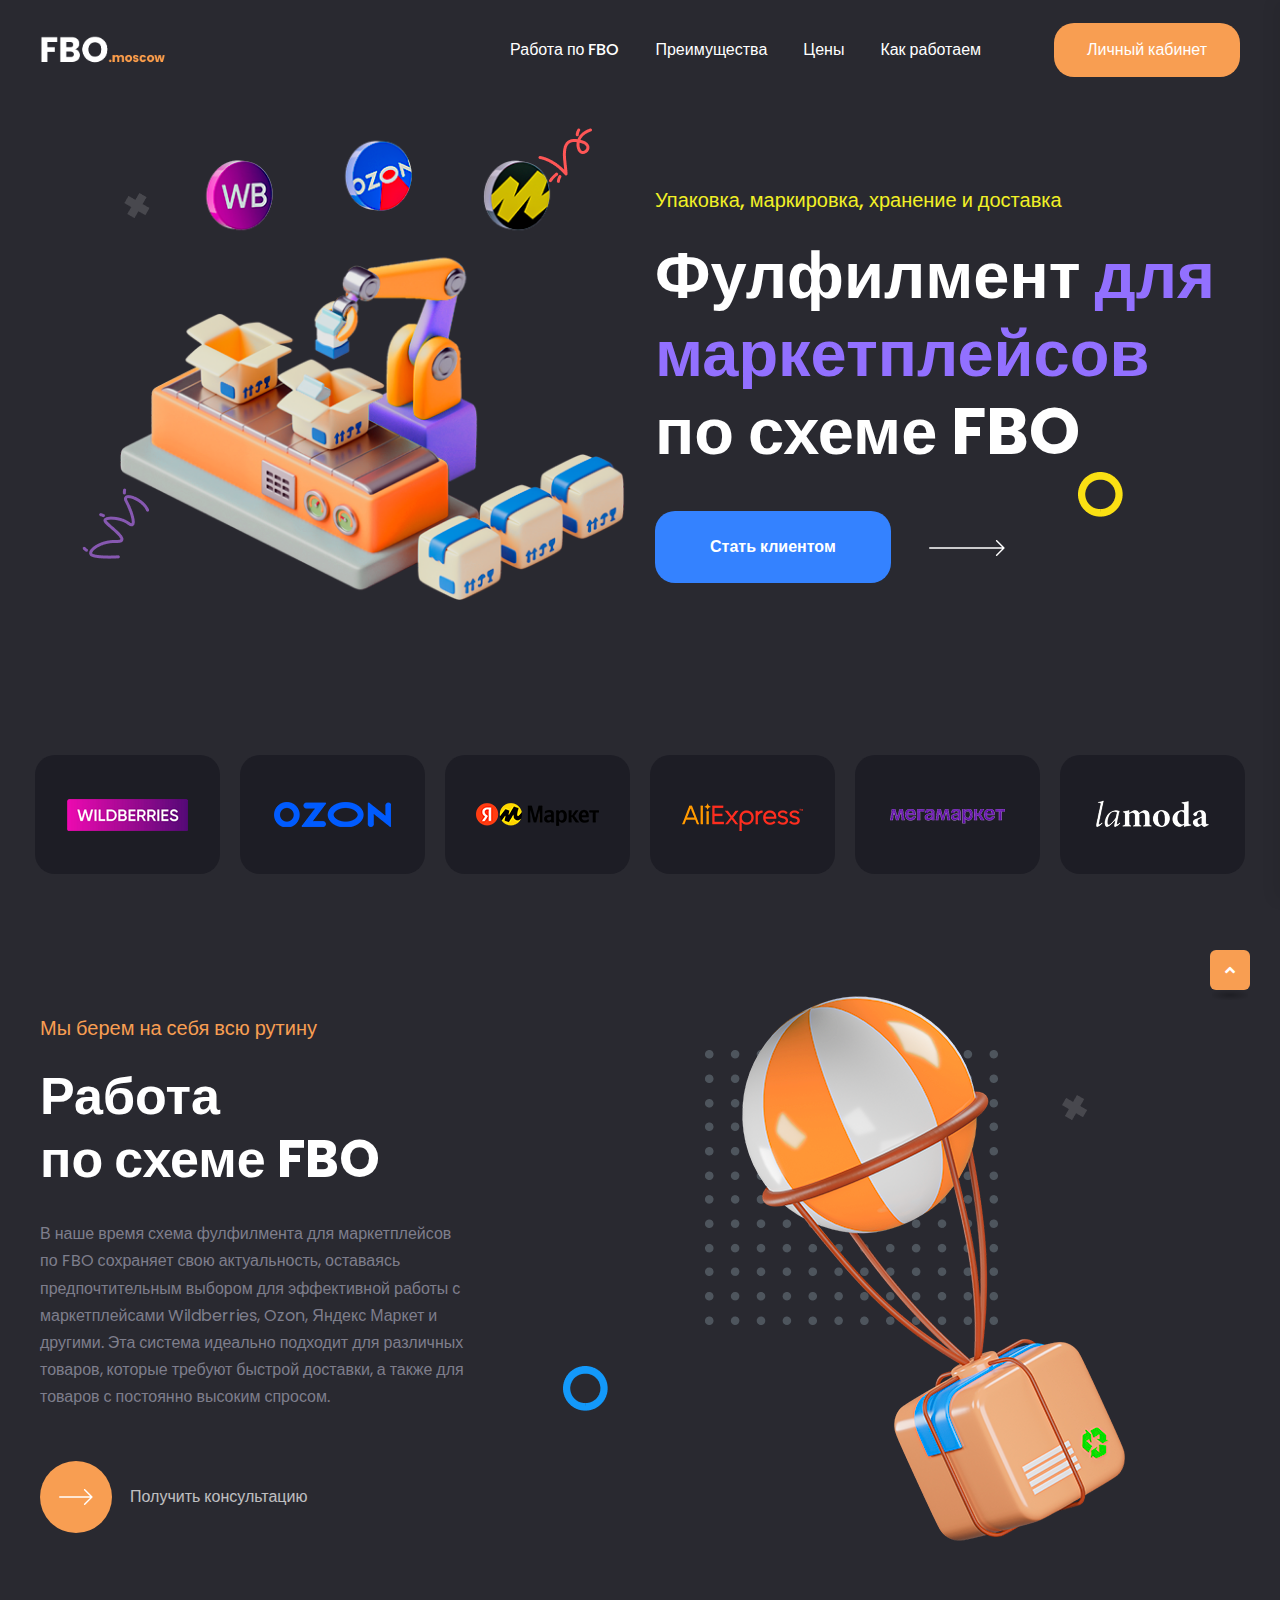
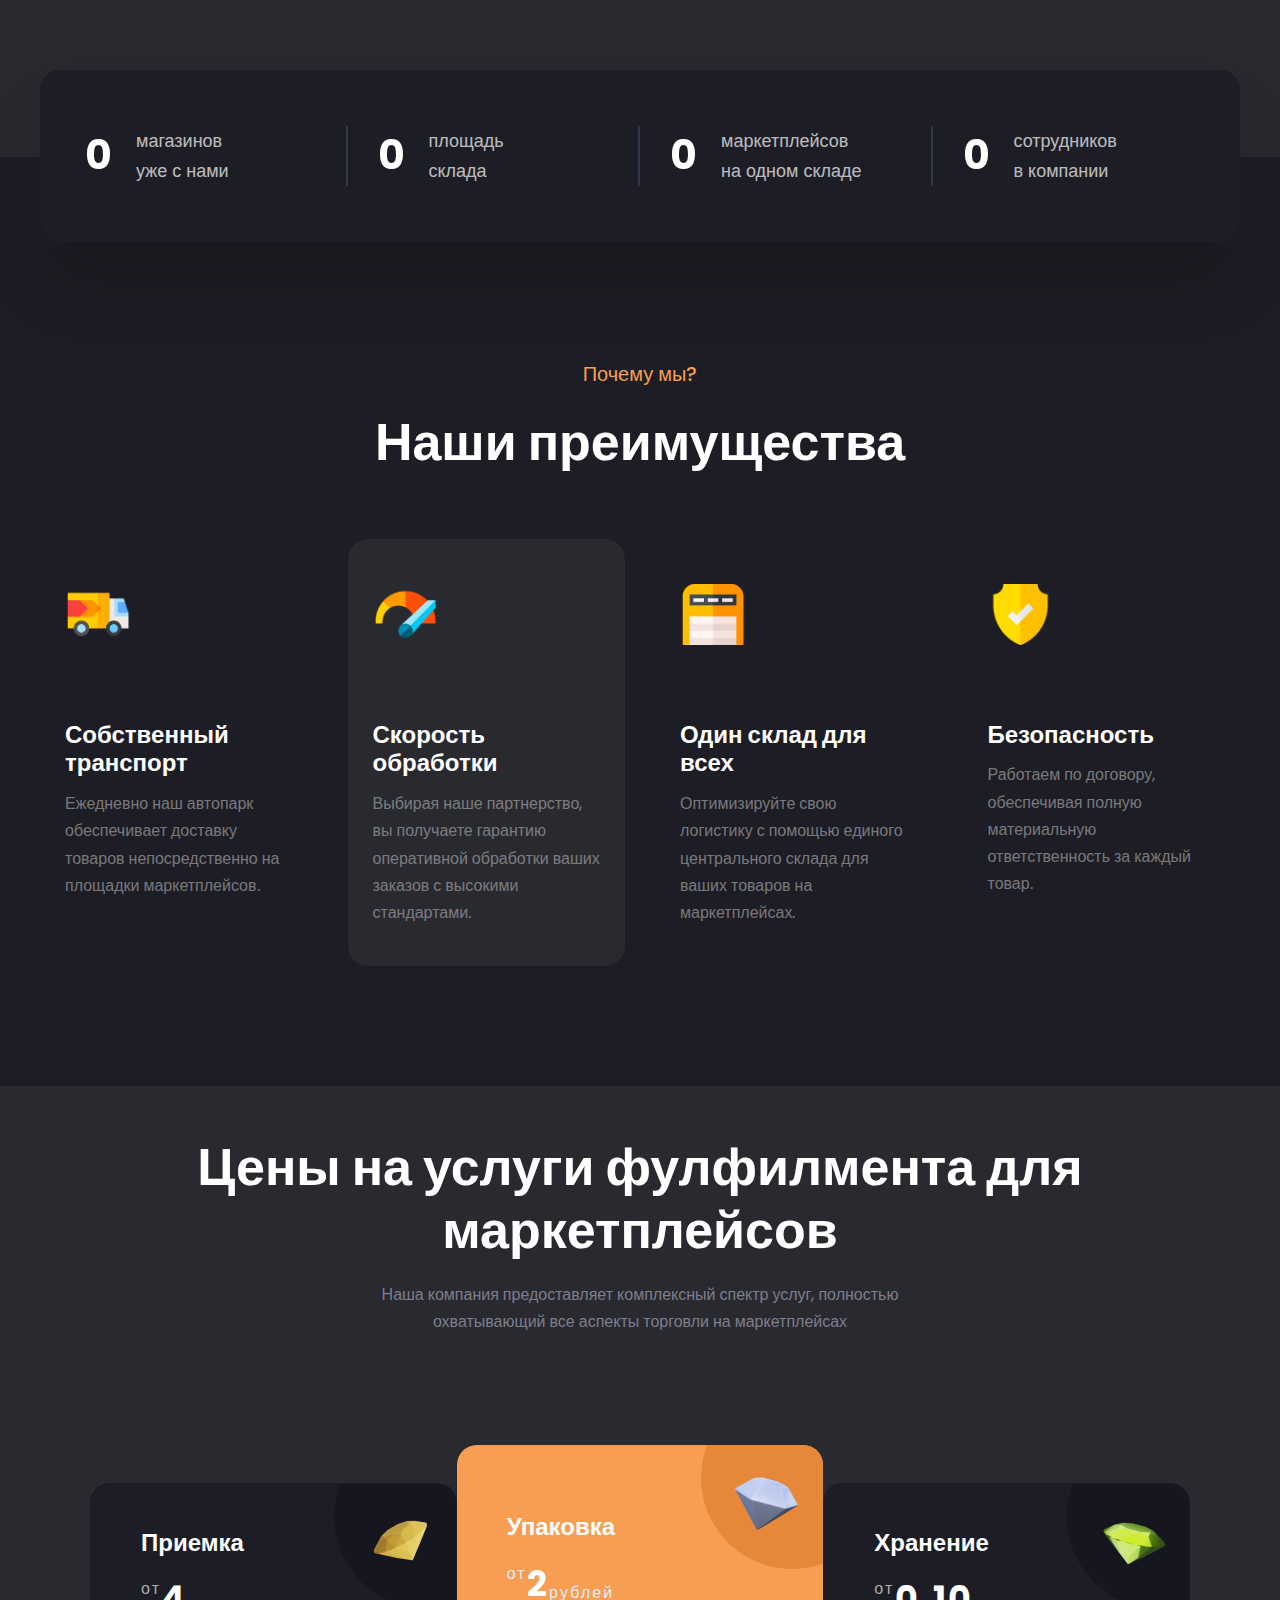
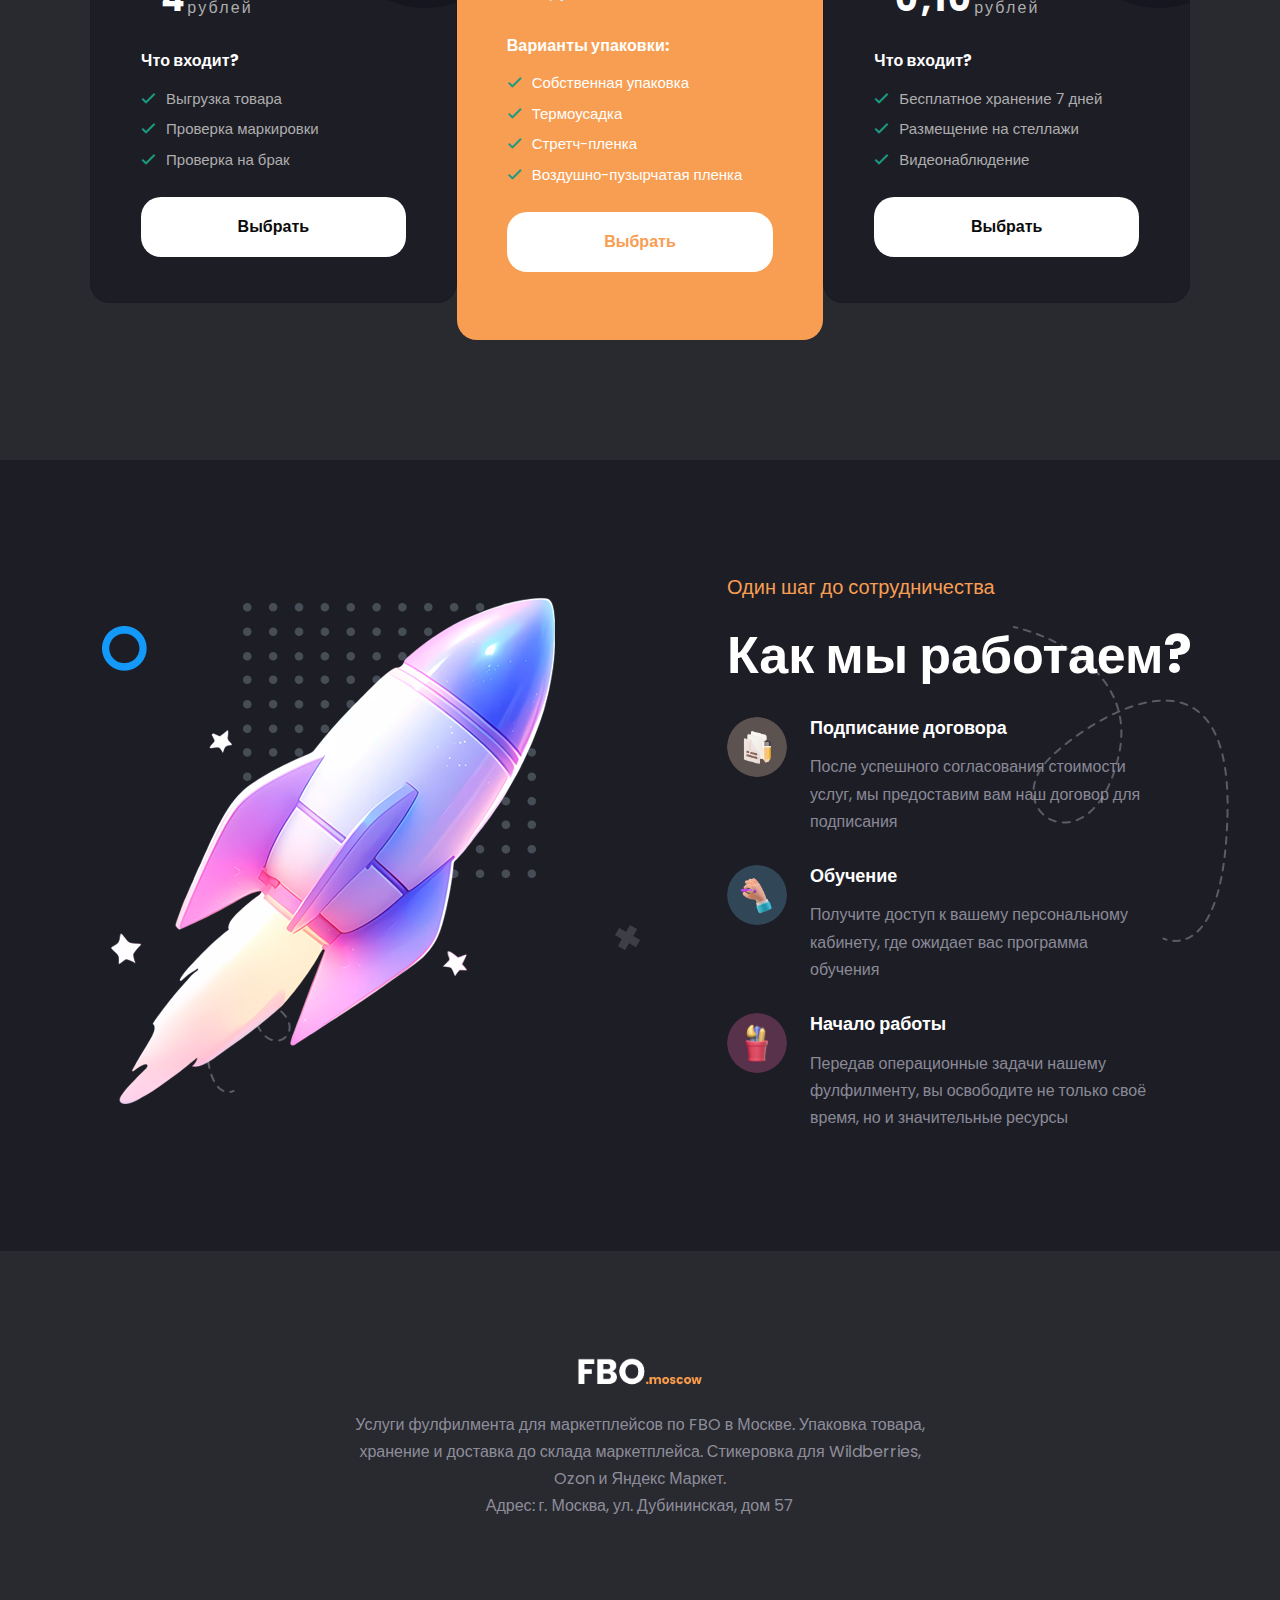
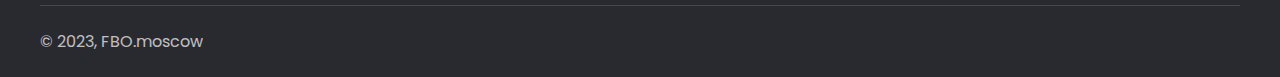
<file: index.html>
<!doctype html>
<html class="no-js" lang="en">
    <head>
        <title>Фулфилмент для маркетплейсов по схеме FBO в Москве — FBO.moscow</title>
		<meta http-equiv="Content-Type" content="text/html; charset=UTF-8" />
        <meta http-equiv="x-ua-compatible" content="ie=edge">
		<meta name="robots" content="all" />
		<meta name="viewport" content="width=device-width, initial-scale=1">
		<meta http-equiv="Cache-control" content="no-cache">
		<meta name='robots' content='max-image-preview:large' />
        <meta name="description" itemprop="description" content="Услуги фулфилмента для маркетплейсов по FBO в Москве. Упаковка товара, хранение и доставка до склада маркетплейса. Стикеровка для Wildberries, Ozon и Яндекс Маркет." />
		<meta name="keywords" itemprop="keywords" content="фулфилмент для маркетплейсов, фулфилмент, фулфилмент для вайлдберриз, фулфилмент москва, фулфилмент цена, фулфилмент озон" />
       

		<link rel="shortcut icon" type="image/x-icon" href="assets/img/favicon.png">
        <!-- Place favicon.ico in the root directory -->

        <!-- CSS here -->
        <link rel="stylesheet" href="assets/css/bootstrap.min.css">
        <link rel="stylesheet" href="assets/css/animate.min.css">
        <link rel="stylesheet" href="assets/css/magnific-popup.css">
        <link rel="stylesheet" href="assets/css/fontawesome-all.min.css">
        <link rel="stylesheet" href="assets/css/swiper-bundle.min.css">
        <link rel="stylesheet" href="assets/css/odometer.css">
        <link rel="stylesheet" href="assets/css/slick.css">
        <link rel="stylesheet" href="assets/css/default.css">
        <link rel="stylesheet" href="assets/css/style.css">
        <link rel="stylesheet" href="assets/css/responsive.css">
		<!-- Marquiz script start -->
<script>
(function(w, d, s, o){
  var j = d.createElement(s); j.async = true; j.src = '//script.marquiz.ru/v2.js';j.onload = function() {
    if (document.readyState !== 'loading') Marquiz.init(o);
    else document.addEventListener("DOMContentLoaded", function() {
      Marquiz.init(o);
    });
  };
  d.head.insertBefore(j, d.head.firstElementChild);
})(window, document, 'script', {
    host: '//quiz.marquiz.ru',
    region: 'eu',
    id: '65ae459b636c3700256f54a3',
    autoOpen: 10,
    autoOpenFreq: 'once',
    openOnExit: false,
    disableOnMobile: false
  }
);
</script>
<!-- Marquiz script end -->

<!-- Yandex.Metrika counter -->
<script type="text/javascript" >
   (function(m,e,t,r,i,k,a){m[i]=m[i]||function(){(m[i].a=m[i].a||[]).push(arguments)};
   m[i].l=1*new Date();
   for (var j = 0; j < document.scripts.length; j++) {if (document.scripts[j].src === r) { return; }}
   k=e.createElement(t),a=e.getElementsByTagName(t)[0],k.async=1,k.src=r,a.parentNode.insertBefore(k,a)})
   (window, document, "script", "https://mc.yandex.ru/metrika/tag.js", "ym");

   ym(96215442, "init", {
        clickmap:true,
        trackLinks:true,
        accurateTrackBounce:true,
        webvisor:true
   });
</script>
<noscript><div><img src="https://mc.yandex.ru/watch/96215442" style="position:absolute; left:-9999px;" alt="" /></div></noscript>
<!-- /Yandex.Metrika counter -->
<meta name="yandex-verification" content="445c5f4ad237027a" />
    </head>
    <body class="black-background">

        <!--Preloader-->
        <div id="preloader">
            <div id="loader" class="loader">
                <div class="loader-container">
                    <div class="loader-icon"><img src="assets/img/preloader.png" alt="Xolio - Creative Agency HTML5 Template"></div>
                </div>
            </div>
        </div>
        <!--Preloader-end -->

		<!-- Scroll-top -->
        <button class="scroll-top scroll-to-target" data-target="html">
            <i class="fas fa-angle-up"></i>
        </button>
        <!-- Scroll-top-end-->

        <!-- header-area -->
        <header>
            <div id="sticky-header" class="menu-area menu-style-two transparent-header">
                <div class="container">
                    <div class="row">
                        <div class="col-12">
                            <div class="mobile-nav-toggler"><i class="fas fa-bars"></i></div>
                            <div class="menu-wrap">
                                <nav class="menu-nav">
                                    <div class="logo">
                                        <a href=""><img src="assets/img/logo/w_logo.png" alt="Logo"></a>
                                    </div>
                                    <div class="navbar-wrap main-menu d-none d-lg-flex">
                                        <ul class="navigation">
                                            
                                            <li><a href="#fbo">Работа по FBO</a></li>
                                            <li><a href="#advantages">Преимущества</a></li>
											<li><a href="#price">Цены</a></li>
											<li><a href="#work">Как работаем</a></li>
                                        </ul>
                                    </div>
                                    <div class="header-action">
                                        <ul class="list-wrap">
                                            <li class="header-btn"><a href="https://fbo.moscow/account.html" class="btn">Личный кабинет<span></span></a></li>
                                        </ul>
                                    </div>
                                </nav>
                            </div>

                            <!-- Mobile Menu  -->
                            <div class="mobile-menu">
                                <nav class="menu-box">
                                    <div class="close-btn"><i class="fas fa-times"></i></div>
                                    <div class="nav-logo">
                                        <a href="index.html"><img src="assets/img/logo/logo.png" alt="Logo"></a>
                                    </div>
                                    <div class="menu-outer">
                                        <!--Here Menu Will Come Automatically Via Javascript / Same Menu as in Header-->
                                    </div>
                                    
                                </nav>
                            </div>
                            <div class="menu-backdrop"></div>
                            <!-- End Mobile Menu -->

                        </div>
                    </div>
                </div>
                
            </div>
        </header>
        <!-- header-area-end -->



        <!-- main-area -->
        <main>

            <!-- banner-area -->
            <section class="banner-area-two">
                <div class="container">
                    <div class="row align-items-center">
                        <div class="col-xl-6 col-lg-5">
                            <div class="banner-img-two">
                                <img src="assets/img/banner/h2_banner_img.png" alt="">
                            </div>
                        </div>
                        <div class="col-xl-6 col-lg-7">
                            <div class="banner-content-two">
                                <span class="sub-title">Упаковка, маркировка, хранение и доставка</span>
                                <h2 class="title">Фулфилмент <span>для маркетплейсов</span> по схеме FBO</h2>
                                <div class="banner-content-bottom">
                                    <a href="#popup:marquiz_65ae459b636c3700256f54a3" class="btn">Стать клиентом <span></span></a>
                                    <ul class="list-wrap">
                                        <li><a href="#"><img src="assets/img/icon/banner_icon04.svg" alt=""></a></li>
                                    </ul>
                                </div>
                            </div>
                        </div>
                    </div>
                </div>
                <div class="banner-shape-wrap-two">
                    <img src="assets/img/banner/h2_banner_shape01.png" alt="" class="rotateme">
                    <img src="assets/img/banner/h2_banner_shape02.png" alt="" class="ribbonRotate">
                    <img src="assets/img/banner/h2_banner_shape03.png" alt="" class="ribbonRotate">
                    <img src="assets/img/banner/h2_banner_shape04.png" alt="">
                </div>
            </section>
            <!-- banner-area-end -->

            <!-- brand-area -->
            <div class="brand-area">
                <div class="container">
                    <div class="row brand-active">
                        <div class="col-12">
                            <div class="brand-item">
                                <img src="assets/img/brand/brand_img01.png" alt="">
                            </div>
                        </div>
                        <div class="col-12">
                            <div class="brand-item">
                                <img src="assets/img/brand/brand_img02.png" alt="">
                            </div>
                        </div>
                        <div class="col-12">
                            <div class="brand-item">
                                <img src="assets/img/brand/brand_img03.png" alt="">
                            </div>
                        </div>
                        <div class="col-12">
                            <div class="brand-item">
                                <img src="assets/img/brand/brand_img04.png" alt="">
                            </div>
                        </div>
                        <div class="col-12">
                            <div class="brand-item">
                                <img src="assets/img/brand/brand_img05.png" alt="">
                            </div>
                        </div>
                        <div class="col-12">
                            <div class="brand-item">
                                <img src="assets/img/brand/brand_img06.png" alt="">
                            </div>
                        </div>
                    </div>
                </div>
            </div>
            <!-- brand-area-end -->

            <!-- about-area -->
            <section class="about-area-two">
                <div class="container">
                    <div class="row align-items-center">
                        <div class="col-lg-6 order-0 order-lg-2">
                            <div class="about-img-two text-center">
                                <img src="assets/img/images/h2_about_img.png" alt="">
                            </div>
                        </div>
						<a name="fbo"></a>
                        <div class="col-lg-6">
                            <div class="about-content-two">
                                <div class="section-title white-title title-style-two mb-30">
                                    <span class="sub-title">Мы берем на себя всю рутину</span>
                                    <h2 class="title">Работа <br> по схеме FBO</h2>
                                </div>
                                <p>В наше время схема фулфилмента для маркетплейсов по FBO сохраняет свою актуальность, оставаясь предпочтительным выбором для эффективной работы с маркетплейсами Wildberries, Ozon, Яндекс Маркет и другими. Эта система идеально подходит для различных товаров, которые требуют быстрой доставки, а также для товаров с постоянно высоким спросом.</p>
                                <a href="#popup:marquiz_65ae459b636c3700256f54a3">
                                    <span class="arrow"><img src="assets/img/icon/right_arrow.svg" alt=""></span>
                                    <span class="text">Получить консультацию</span>
                                </a>
                            </div>
                        </div>
                    </div>
                </div>
                <div class="about-shape-wrap">
                    <img src="assets/img/images/h2_about_shape01.png" alt="" class="shape-one" data-parallax='{"y" : 100 }'>
                    <img src="assets/img/images/h2_about_shape02.png" alt="" class="shape-two">
                    <img src="assets/img/images/h2_about_shape03.png" alt="" class="shape-three">
                </div>
            </section>
            <!-- about-area-end -->

            <!-- counter-area -->
            <div class="counter-area">
                <div class="container">
                    <div class="counter-item-wrap">
                        <div class="row">
                            <div class="col-lg-3 col-sm-6">
                                <div class="counter-item">
                                    <span class="count odometer" data-count="300"></span>
                                    <p>магазинов <span>уже с нами</span></p>
                                </div>
                            </div>
                            <div class="col-lg-3 col-sm-6">
                                <div class="counter-item">
                                    <span class="count odometer" data-count="3000"></span>
                                    <p>площадь <span>склада</span></p>
                                </div>
                            </div>
                            <div class="col-lg-3 col-sm-6">
                                <div class="counter-item">
                                    <span class="count odometer" data-count="6"></span>
                                    <p>маркетплейсов <span>на одном складе</span></p>
                                </div>
                            </div>
                            <div class="col-lg-3 col-sm-6">
                                <div class="counter-item">
                                    <span class="count odometer" data-count="108"></span>
                                    <p>сотрудников <span>в компании</span></p>
                                </div>
                            </div>
                        </div>
                    </div>
                </div>
            </div>
            <!-- counter-area-end -->

            <!-- services-area -->
			<a name="advantages"></a>
            <section class="services-area-two">
                <div class="container">
                    <div class="row justify-content-center">
                        <div class="col-lg-8">
                            <div class="section-title title-style-two white-title mb-65 text-center">
                                <span class="sub-title">Почему мы?</span>
                                <h2 class="title">Наши преимущества</h2>
                            </div>
                        </div>
                    </div>
                    <div class="row justify-content-center">
                        <div class="col-xl-3 col-lg-4 col-md-6 col-sm-8">
                            <div class="services-item-two">
                                <div class="services-icon-two">
                                    <img src="assets/img/icon/services_icon01.png" alt="">
                                </div>
                                <div class="services-content-two">
                                    <h2 class="title"><a href="services-details.html">Собственный транспорт</a></h2>
                                    <p>Ежедневно наш автопарк обеспечивает доставку товаров непосредственно на площадки маркетплейсов.</p>
                                </div>
                            </div>
                        </div>
                        <div class="col-xl-3 col-lg-4 col-md-6 col-sm-8">
                            <div class="services-item-two active">
                                <div class="services-icon-two">
                                    <img src="assets/img/icon/services_icon02.png" alt="">
                                </div>
                                <div class="services-content-two">
                                    <h2 class="title"><a href="services-details.html">Скорость обработки</a></h2>
                                    <p>Выбирая наше партнерство, вы получаете гарантию оперативной обработки ваших заказов с высокими стандартами.</p>
                                </div>
                            </div>
                        </div>
                        <div class="col-xl-3 col-lg-4 col-md-6 col-sm-8">
                            <div class="services-item-two">
                                <div class="services-icon-two">
                                    <img src="assets/img/icon/services_icon03.png" alt="">
                                </div>
                                <div class="services-content-two">
                                    <h2 class="title"><a href="services-details.html">Один склад для всех</a></h2>
                                    <p>Оптимизируйте свою логистику с помощью единого центрального склада для ваших товаров на маркетплейсах.</p>
                                </div>
                            </div>
                        </div>
                        <div class="col-xl-3 col-lg-4 col-md-6 col-sm-8">
                            <div class="services-item-two">
                                <div class="services-icon-two">
                                    <img src="assets/img/icon/services_icon04.png" alt="">
                                </div>
                                <div class="services-content-two">
                                    <h2 class="title"><a href="services-details.html">Безопасность</a></h2>
                                    <p>Работаем по договору, обеспечивая полную материальную ответственность за каждый товар.</p>
                                </div>
                            </div>
                        </div>
                    </div>
                </div>
            </section>
            <!-- services-area-end -->

           

            <!-- pricing-area -->
			<a name="price"></a>
            <section class="pricing-area pb-90">
                <div class="container">
                    <div class="row justify-content-center">
                        <div class="col-lg-10">
                            <div class="section-title title-style-two text-center white-title mb-50">
                                <h2 class="title">Цены на услуги фулфилмента для маркетплейсов</h2>
                                <p>Наша компания предоставляет комплексный спектр услуг, полностью охватывающий все аспекты торговли на маркетплейсах</p>
                            </div>
                        </div>
                    </div>
                    <div class="pricing-item-wrap">
                        <div class="pricing-tab">
                            
                        </div>
                        <div class="tab-content" id="myTabContent">
                            <div class="tab-pane show active" id="month" role="tabpanel" aria-labelledby="month-tab">
                                <div class="row g-0 align-items-center justify-content-center">
                                    <div class="col-lg-4 col-md-6">
                                        <div class="pricing-item">
                                            <div class="pricing-icon">
                                                <img src="assets/img/icon/pricing_icon01.png" alt="">
                                            </div>
                                            <div class="pricing-top">
                                                <h2 class="title">Приемка</h2>
                                               
                                            </div>
                                            <div class="pricing-price">
                                                <h2 class="price"><span>от </span> 4<strong>рублей</strong></h2>
                                            </div>
                                            <div class="pricing-list">
                                                <h4 class="title">Что входит?</h4>
                                                <ul class="list-wrap">
                                                    <li><i class="far fa-check"></i>Выгрузка товара</li>
                                                    <li><i class="far fa-check"></i>Проверка маркировки</li>
                                                    <li><i class="far fa-check"></i>Проверка на брак</li>
                                                   
                                                </ul>
                                            </div>
                                            <div class="pricing-btn">
                                                <a href="#popup:marquiz_65ae459b636c3700256f54a3" class="btn">Выбрать</a>
                                            </div>
                                        </div>
                                    </div>
                                    <div class="col-lg-4 col-md-6">
                                        <div class="pricing-item active">
                                            <div class="pricing-icon">
                                                <img src="assets/img/icon/pricing_icon02.png" alt="">
                                            </div>
                                            <div class="pricing-top">
                                                <h2 class="title">Упаковка</h2>
                                               
                                            </div>
                                            <div class="pricing-price">
                                                <h2 class="price"><span>от</span>2<strong>рублей</strong></h2>
                                            </div>
                                            <div class="pricing-list">
                                                <h4 class="title">Варианты упаковки:</h4>
                                                <ul class="list-wrap">
                                                    <li><i class="far fa-check"></i>Собственная упаковка</li>
                                                    <li><i class="far fa-check"></i>Термоусадка</li>
                                                    <li><i class="far fa-check"></i>Стретч-пленка</li>
                                                    <li><i class="far fa-check"></i>Воздушно-пузырчатая пленка</li>
                                                   
                                                </ul>
                                            </div>
                                            <div class="pricing-btn">
                                                <a href="#popup:marquiz_65ae459b636c3700256f54a3" class="btn">Выбрать</a>
                                            </div>
                                        </div>
                                    </div>
                                    <div class="col-lg-4 col-md-6">
                                        <div class="pricing-item">
                                            <div class="pricing-icon">
                                                <img src="assets/img/icon/pricing_icon03.png" alt="">
                                            </div>
                                            <div class="pricing-top">
                                                <h2 class="title">Хранение</h2>
                                              
                                            </div>
                                            <div class="pricing-price">
                                                <h2 class="price"><span>от</span>0,10<strong>рублей</strong></h2>
                                            </div>
                                            <div class="pricing-list">
                                                <h4 class="title">Что входит?</h4>
                                                <ul class="list-wrap">
                                                    <li><i class="far fa-check"></i>Бесплатное хранение 7 дней</li>
                                                    <li><i class="far fa-check"></i>Размещение на стеллажи</li>
                                                    <li><i class="far fa-check"></i>Видеонаблюдение</li>
                                                 
                                                </ul>
                                            </div>
                                            <div class="pricing-btn">
                                                <a href="#popup:marquiz_65ae459b636c3700256f54a3" class="btn">Выбрать</a>
                                            </div>
                                        </div>
                                    </div>
                                </div>
                            </div>
                           
                        </div>
                    </div>
                </div>
            </section>
            <!-- pricing-area-end -->

            <!-- work-area -->
			<a name="work"></a>
            <section class="work-area pt-110 pb-120">
                <div class="container">
                    <div class="row align-items-center">
                        <div class="col-lg-6">
                            <div class="work-img text-center">
                                <img src="assets/img/images/work_img.png" alt="">
                            </div>
                        </div>
                        <div class="col-lg-6">
                            <div class="work-content">
                                <div class="section-title title-style-two white-title mb-30">
                                    <span class="sub-title">Один шаг до сотрудничества</span>
                                    <h2 class="title">Как мы работаем?</h2>
                                </div>
                                <div class="work-list">
                                    <ul class="list-wrap">
                                        <li>
                                            <div class="icon">
                                                <img src="assets/img/icon/about_icon01.png" alt="">
                                            </div>
                                            <div class="content">
                                                <h4 class="title">Подписание договора</h4>
                                                <p>После успешного согласования стоимости услуг, мы предоставим вам наш договор для подписания</p>
                                            </div>
                                        </li>
                                        <li>
                                            <div class="icon">
                                                <img src="assets/img/icon/about_icon02.png" alt="">
                                            </div>
                                            <div class="content">
                                                <h4 class="title">Обучение</h4>
                                                <p>Получите доступ к вашему персональному кабинету, где ожидает вас программа обучения</p>
                                            </div>
                                        </li>
                                        <li>
                                            <div class="icon">
                                                <img src="assets/img/icon/about_icon03.png" alt="">
                                            </div>
                                            <div class="content">
                                                <h4 class="title">Начало работы</h4>
                                                <p>Передав операционные задачи нашему фулфилменту, вы освободите не только своё время, но и значительные ресурсы</p>
                                            </div>
                                        </li>
                                    </ul>
                                </div>
                            </div>
                        </div>
                    </div>
                </div>
                <div class="work-shape-wrap">
                    <img src="assets/img/images/work_shape01.png" alt="">
                    <img src="assets/img/images/work_shape02.png" alt="" data-parallax='{"y" : 80 }'>
                    <img src="assets/img/images/work_shape03.png" alt="">
                    <img src="assets/img/images/work_shape04.png" alt="">
                    <img src="assets/img/images/work_shape05.png" alt="">
                </div>
            </section>
            <!-- work-area-end -->

            

        </main>
        <!-- main-area-end -->

        <!-- footer-area -->
        <footer>
            <div class="footer-area-two">
                <div class="container">
                    <div class="footer-top-two">
                        <div class="row justify-content-center">
                            <div class="col-xl-6 col-lg-8">
                                <div class="footer-content-two text-center">
                                    <div class="logo">
                                        <a href="index.html"><img src="assets/img/logo/w_logo.png" alt=""></a>
                                    </div>
                                    <p>Услуги фулфилмента для маркетплейсов по FBO в Москве. Упаковка товара, хранение и доставка до склада маркетплейса. Стикеровка для Wildberries, Ozon и Яндекс Маркет.
									</br>Адрес: г. Москва, ул. Дубининская, дом 57
									</p>
                                </div>
                            </div>
                        </div>
                    </div>
                    <div class="footer-bottom-two">
                        <div class="row align-items-center">
                            <div class="col-md-6">
                                <div class="copyright-text">
                                    <p>© 2023, FBO.moscow</p>
                                </div>
                            </div>
                           
                        </div>
                    </div>
                </div>
            </div>
        </footer>
        <!-- footer-area-end -->



        <!-- JS here -->
        <script src="assets/js/vendor/jquery-3.6.0.min.js"></script>
        <script src="assets/js/bootstrap.min.js"></script>
        <script src="assets/js/isotope.pkgd.min.js"></script>
        <script src="assets/js/imagesloaded.pkgd.min.js"></script>
        <script src="assets/js/jquery.magnific-popup.min.js"></script>
        <script src="assets/js/jquery.odometer.min.js"></script>
        <script src="assets/js/swiper-bundle.min.js"></script>
        <script src="assets/js/jquery.appear.js"></script>
        <script src="assets/js/slick.min.js"></script>
        <script src="assets/js/ajax-form.js"></script>
        <script src="assets/js/parallax.min.js"></script>
        <script src="assets/js/jquery.parallaxScroll.min.js"></script>
        <script src="assets/js/tween-max.js"></script>
        <script src="assets/js/wow.min.js"></script>
        <script src="assets/js/main.js"></script>
    </body>
</html>
</file>
<file: assets/css/odometer.css>
.odometer.odometer-auto-theme, .odometer.odometer-theme-default {
  display: inline-block;
  vertical-align: middle;
  *vertical-align: auto;
  *zoom: 1;
  *display: inline;
  position: relative;
}
.odometer.odometer-auto-theme .odometer-digit, .odometer.odometer-theme-default .odometer-digit {
  display: inline-block;
  vertical-align: middle;
  *vertical-align: auto;
  *zoom: 1;
  *display: inline;
  position: relative;
}
.odometer.odometer-auto-theme .odometer-digit .odometer-digit-spacer, .odometer.odometer-theme-default .odometer-digit .odometer-digit-spacer {
  display: inline-block;
  vertical-align: middle;
  *vertical-align: auto;
  *zoom: 1;
  *display: inline;
  visibility: hidden;
}
.odometer.odometer-auto-theme .odometer-digit .odometer-digit-inner, .odometer.odometer-theme-default .odometer-digit .odometer-digit-inner {
  text-align: left;
  display: block;
  position: absolute;
  top: 0;
  left: 0;
  right: 0;
  bottom: 0;
  overflow: hidden;
}
.odometer.odometer-auto-theme .odometer-digit .odometer-ribbon, .odometer.odometer-theme-default .odometer-digit .odometer-ribbon {
  display: block;
}
.odometer.odometer-auto-theme .odometer-digit .odometer-ribbon-inner, .odometer.odometer-theme-default .odometer-digit .odometer-ribbon-inner {
  display: block;
  -webkit-backface-visibility: hidden;
  backface-visibility: hidden;
}
.odometer.odometer-auto-theme .odometer-digit .odometer-value, .odometer.odometer-theme-default .odometer-digit .odometer-value {
  display: block;
  -webkit-transform: translateZ(0);
  transform: translateZ(0);
}
.odometer.odometer-auto-theme .odometer-digit .odometer-value.odometer-last-value, .odometer.odometer-theme-default .odometer-digit .odometer-value.odometer-last-value {
  position: absolute;
}
.odometer.odometer-auto-theme.odometer-animating-up .odometer-ribbon-inner, .odometer.odometer-theme-default.odometer-animating-up .odometer-ribbon-inner {
  -webkit-transition: -webkit-transform 2s;
  -moz-transition: -moz-transform 2s;
  -ms-transition: -ms-transform 2s;
  -o-transition: -o-transform 2s;
  transition: transform 2s;
}
.odometer.odometer-auto-theme.odometer-animating-up.odometer-animating .odometer-ribbon-inner, .odometer.odometer-theme-default.odometer-animating-up.odometer-animating .odometer-ribbon-inner {
  -webkit-transform: translateY(-100%);
  -moz-transform: translateY(-100%);
  -ms-transform: translateY(-100%);
  -o-transform: translateY(-100%);
  transform: translateY(-100%);
}
.odometer.odometer-auto-theme.odometer-animating-down .odometer-ribbon-inner, .odometer.odometer-theme-default.odometer-animating-down .odometer-ribbon-inner {
  -webkit-transform: translateY(-100%);
  -moz-transform: translateY(-100%);
  -ms-transform: translateY(-100%);
  -o-transform: translateY(-100%);
  transform: translateY(-100%);
}
.odometer.odometer-auto-theme.odometer-animating-down.odometer-animating .odometer-ribbon-inner, .odometer.odometer-theme-default.odometer-animating-down.odometer-animating .odometer-ribbon-inner {
  -webkit-transition: -webkit-transform 2s;
  -moz-transition: -moz-transform 2s;
  -ms-transition: -ms-transform 2s;
  -o-transition: -o-transform 2s;
  transition: transform 2s;
  -webkit-transform: translateY(0);
  -moz-transform: translateY(0);
  -ms-transform: translateY(0);
  -o-transform: translateY(0);
  transform: translateY(0);
}
.odometer.odometer-auto-theme .odometer-value, .odometer.odometer-theme-default .odometer-value {
  text-align: center;
}
.odometer-formatting-mark {
  display: none;
}
</file>
<file: assets/css/default.css>
/* Deafult Margin & Padding */
/*-- Margin Top --*/
.mt-5 {
	margin-top: 5px;
}
.mt-10 {
	margin-top: 10px;
}
.mt-15 {
	margin-top: 15px;
}
.mt-20 {
	margin-top: 20px;
}
.mt-25 {
	margin-top: 25px;
}
.mt-30 {
	margin-top: 30px;
}
.mt-35 {
	margin-top: 35px;
}
.mt-40 {
	margin-top: 40px;
}
.mt-45 {
	margin-top: 45px;
}
.mt-50 {
	margin-top: 50px;
}
.mt-55 {
	margin-top: 55px;
}
.mt-60 {
	margin-top: 60px;
}
.mt-65 {
	margin-top: 65px;
}
.mt-70 {
	margin-top: 70px;
}
.mt-75 {
	margin-top: 75px;
}
.mt-80 {
	margin-top: 80px;
}
.mt-85 {
	margin-top: 85px;
}
.mt-90 {
	margin-top: 90px;
}
.mt-95 {
	margin-top: 95px;
}
.mt-100 {
	margin-top: 100px;
}
.mt-105 {
	margin-top: 105px;
}
.mt-110 {
	margin-top: 110px;
}
.mt-115 {
	margin-top: 115px;
}
.mt-120 {
	margin-top: 120px;
}
.mt-125 {
	margin-top: 125px;
}
.mt-130 {
	margin-top: 130px;
}
.mt-135 {
	margin-top: 135px;
}
.mt-140 {
	margin-top: 140px;
}
.mt-145 {
	margin-top: 145px;
}
.mt-150 {
	margin-top: 150px;
}
.mt-155 {
	margin-top: 155px;
}
.mt-160 {
	margin-top: 160px;
}
.mt-165 {
	margin-top: 165px;
}
.mt-170 {
	margin-top: 170px;
}
.mt-175 {
	margin-top: 175px;
}
.mt-180 {
	margin-top: 180px;
}
.mt-185 {
	margin-top: 185px;
}
.mt-190 {
	margin-top: 190px;
}
.mt-195 {
	margin-top: 195px;
}
.mt-200 {
	margin-top: 200px;
}
/*-- Margin Bottom --*/

.mb-5 {
	margin-bottom: 5px;
}
.mb-10 {
	margin-bottom: 10px;
}
.mb-15 {
	margin-bottom: 15px;
}
.mb-20 {
	margin-bottom: 20px;
}
.mb-25 {
	margin-bottom: 25px;
}
.mb-30 {
	margin-bottom: 30px;
}
.mb-35 {
	margin-bottom: 35px;
}
.mb-40 {
	margin-bottom: 40px;
}
.mb-45 {
	margin-bottom: 45px;
}
.mb-50 {
	margin-bottom: 50px;
}
.mb-55 {
	margin-bottom: 55px;
}
.mb-60 {
	margin-bottom: 60px;
}
.mb-65 {
	margin-bottom: 65px;
}
.mb-70 {
	margin-bottom: 70px;
}
.mb-75 {
	margin-bottom: 75px;
}
.mb-80 {
	margin-bottom: 80px;
}
.mb-85 {
	margin-bottom: 85px;
}
.mb-90 {
	margin-bottom: 90px;
}
.mb-95 {
	margin-bottom: 95px;
}
.mb-100 {
	margin-bottom: 100px;
}
.mb-105 {
	margin-bottom: 105px;
}
.mb-110 {
	margin-bottom: 110px;
}
.mb-115 {
	margin-bottom: 115px;
}
.mb-120 {
	margin-bottom: 120px;
}
.mb-125 {
	margin-bottom: 125px;
}
.mb-130 {
	margin-bottom: 130px;
}
.mb-135 {
	margin-bottom: 135px;
}
.mb-140 {
	margin-bottom: 140px;
}
.mb-145 {
	margin-bottom: 145px;
}
.mb-150 {
	margin-bottom: 150px;
}
.mb-155 {
	margin-bottom: 155px;
}
.mb-160 {
	margin-bottom: 160px;
}
.mb-165 {
	margin-bottom: 165px;
}
.mb-170 {
	margin-bottom: 170px;
}
.mb-175 {
	margin-bottom: 175px;
}
.mb-180 {
	margin-bottom: 180px;
}
.mb-185 {
	margin-bottom: 185px;
}
.mb-190 {
	margin-bottom: 190px;
}
.mb-195 {
	margin-bottom: 195px;
}
.mb-200 {
	margin-bottom: 200px;
}
/*-- Padding Top --*/

.pt-5 {
	padding-top: 5px;
}
.pt-10 {
	padding-top: 10px;
}
.pt-15 {
	padding-top: 15px;
}
.pt-20 {
	padding-top: 20px;
}
.pt-25 {
	padding-top: 25px;
}
.pt-30 {
	padding-top: 30px;
}
.pt-35 {
	padding-top: 35px;
}
.pt-40 {
	padding-top: 40px;
}
.pt-45 {
	padding-top: 45px;
}
.pt-50 {
	padding-top: 50px;
}
.pt-55 {
	padding-top: 55px;
}
.pt-60 {
	padding-top: 60px;
}
.pt-65 {
	padding-top: 65px;
}
.pt-70 {
	padding-top: 70px;
}
.pt-75 {
	padding-top: 75px;
}
.pt-80 {
	padding-top: 80px;
}
.pt-85 {
	padding-top: 85px;
}
.pt-90 {
	padding-top: 90px;
}
.pt-95 {
	padding-top: 95px;
}
.pt-100 {
	padding-top: 100px;
}
.pt-105 {
	padding-top: 105px;
}
.pt-110 {
	padding-top: 110px;
}
.pt-115 {
	padding-top: 115px;
}
.pt-120 {
	padding-top: 120px;
}
.pt-125 {
	padding-top: 125px;
}
.pt-130 {
	padding-top: 130px;
}
.pt-135 {
	padding-top: 135px;
}
.pt-140 {
	padding-top: 140px;
}
.pt-145 {
	padding-top: 145px;
}
.pt-150 {
	padding-top: 150px;
}
.pt-155 {
	padding-top: 155px;
}
.pt-160 {
	padding-top: 160px;
}
.pt-165 {
	padding-top: 165px;
}
.pt-170 {
	padding-top: 170px;
}
.pt-175 {
	padding-top: 175px;
}
.pt-180 {
	padding-top: 180px;
}
.pt-185 {
	padding-top: 185px;
}
.pt-190 {
	padding-top: 190px;
}
.pt-195 {
	padding-top: 195px;
}
.pt-200 {
	padding-top: 200px;
}
/*-- Padding Bottom --*/

.pb-5 {
	padding-bottom: 5px;
}
.pb-10 {
	padding-bottom: 10px;
}
.pb-15 {
	padding-bottom: 15px;
}
.pb-20 {
	padding-bottom: 20px;
}
.pb-25 {
	padding-bottom: 25px;
}
.pb-30 {
	padding-bottom: 30px;
}
.pb-35 {
	padding-bottom: 35px;
}
.pb-40 {
	padding-bottom: 40px;
}
.pb-45 {
	padding-bottom: 45px;
}
.pb-50 {
	padding-bottom: 50px;
}
.pb-55 {
	padding-bottom: 55px;
}
.pb-60 {
	padding-bottom: 60px;
}
.pb-65 {
	padding-bottom: 65px;
}
.pb-70 {
	padding-bottom: 70px;
}
.pb-75 {
	padding-bottom: 75px;
}
.pb-80 {
	padding-bottom: 80px;
}
.pb-85 {
	padding-bottom: 85px;
}
.pb-90 {
	padding-bottom: 90px;
}
.pb-95 {
	padding-bottom: 95px;
}
.pb-100 {
	padding-bottom: 100px;
}
.pb-105 {
	padding-bottom: 105px;
}
.pb-110 {
	padding-bottom: 110px;
}
.pb-115 {
	padding-bottom: 115px;
}
.pb-120 {
	padding-bottom: 120px;
}
.pb-125 {
	padding-bottom: 125px;
}
.pb-130 {
	padding-bottom: 130px;
}
.pb-135 {
	padding-bottom: 135px;
}
.pb-140 {
	padding-bottom: 140px;
}
.pb-145 {
	padding-bottom: 145px;
}
.pb-150 {
	padding-bottom: 150px;
}
.pb-155 {
	padding-bottom: 155px;
}
.pb-160 {
	padding-bottom: 160px;
}
.pb-165 {
	padding-bottom: 165px;
}
.pb-170 {
	padding-bottom: 170px;
}
.pb-175 {
	padding-bottom: 175px;
}
.pb-180 {
	padding-bottom: 180px;
}
.pb-185 {
	padding-bottom: 185px;
}
.pb-190 {
	padding-bottom: 190px;
}
.pb-195 {
	padding-bottom: 195px;
}
.pb-200 {
	padding-bottom: 200px;
}



/*-- Padding Left --*/
.pl-0 {
	padding-left: 0px;
}
.pl-5 {
	padding-left: 5px;
}
.pl-10 {
	padding-left: 10px;
}
.pl-15 {
	padding-left: 15px;
}
.pl-20{
	padding-left: 20px;
}
.pl-25 {
	padding-left: 35px;
}
.pl-30 {
	padding-left: 30px;
}
.pl-35 {
	padding-left: 35px;
}

.pl-35 {
	padding-left: 35px;
}

.pl-40 {
	padding-left: 40px;
}

.pl-45 {
	padding-left: 45px;
}

.pl-50 {
	padding-left: 50px;
}

.pl-55 {
	padding-left: 55px;
}

.pl-60 {
	padding-left: 60px;
}
.pl-65 {
	padding-left: 65px;
}
.pl-70 {
	padding-left: 70px;
}
.pl-75 {
	padding-left: 75px;
}
.pl-80 {
	padding-left: 80px;
}
.pl-85 {
	padding-left: 80px;
}
.pl-90 {
	padding-left: 90px;
}
.pl-95 {
	padding-left: 95px;
}
.pl-100 {
	padding-left: 100px;
}


/*-- Padding Right --*/
.pr-0 {
	padding-right: 0px;
}
.pr-5 {
	padding-right: 5px;
}
.pr-10 {
	padding-right: 10px;
}
.pr-15 {
	padding-right: 15px;
}
.pr-20{
	padding-right: 20px;
}
.pr-25 {
	padding-right: 35px;
}
.pr-30 {
	padding-right: 30px;
}
.pr-35 {
	padding-right: 35px;
}

.pr-35 {
	padding-right: 35px;
}

.pr-40 {
	padding-right: 40px;
}

.pr-45 {
	padding-right: 45px;
}

.pr-50 {
	padding-right: 50px;
}

.pr-55 {
	padding-right: 55px;
}

.pr-60 {
	padding-right: 60px;
}
.pr-65 {
	padding-right: 65px;
}
.pr-70 {
	padding-right: 70px;
}
.pr-75 {
	padding-right: 75px;
}
.pr-80 {
	padding-right: 80px;
}
.pr-85 {
	padding-right: 80px;
}
.pr-90 {
	padding-right: 90px;
}
.pr-95 {
	padding-right: 95px;
}
.pr-100 {
	padding-right: 100px;
}

/* font weight */
.f-700{font-weight: 700;}
.f-600{font-weight: 600;}
.f-500{font-weight: 500;}
.f-400{font-weight: 400;}
.f-300{font-weight: 300;}

/* Background Color */

.gray-bg {
	background: #f7f7fd;
}
.white-bg {
	background: #fff;
}
.black-bg {
	background: #222;
}
.theme-bg {
	background: #222;
}
.primary-bg {
	background: #222;
}
/* Color */

.white-color {
	color: #fff;
}
.black-color {
	color: #222;
}
.theme-color {
	color: #222;
}
.primary-color {
	color: #222;
}
/* black overlay */

[data-overlay] {
	position: relative;
}
[data-overlay]::before {
	background: #000 none repeat scroll 0 0;
	content: "";
	height: 100%;
	left: 0;
	position: absolute;
	top: 0;
	width: 100%;
	z-index: 1;
}
[data-overlay="3"]::before {
	opacity: 0.3;
}
[data-overlay="4"]::before {
	opacity: 0.4;
}
[data-overlay="5"]::before {
	opacity: 0.5;
}
[data-overlay="6"]::before {
	opacity: 0.6;
}
[data-overlay="7"]::before {
	opacity: 0.7;
}
[data-overlay="8"]::before {
	opacity: 0.8;
}
[data-overlay="9"]::before {
	opacity: 0.9;
}
</file>
<file: assets/css/style.css>
/*
  Theme Name: Xolio - Creative Agency HTML5 Template
  Support: themegenix@gmail.com
  Description: Xolio - Creative Agency HTML5 Template.
  Version: 1.0
*/

/* CSS Index
============================
01. Variable CSS
02. Header
03. Mobile Menu
04. Breadcrumb
05. Banner
06. Slider
07. Services
08. About
09. Company
10. Success
11. History
12. Agency
13. Developr
14. Tools
15. Brand
16. Client
17. Team
18. Community
19. Counter
20. Project
21. Faq
22. Testimonial
23. Consultation
24. Pricing
25. Work
26. Blog
27. Pagination
28. Newsletter
29. Contact
30. Footer
31. Preloader
============================
*/



/*=============================
	1. Google Fonts
===============================*/
@import url('https://fonts.googleapis.com/css2?family=Poppins:ital,wght@0,300;0,400;0,500;0,600;0,700;0,800;1,300;1,400;1,500;1,600;1,700;1,800&display=swap');

/*=============================
	01. Variable CSS
===============================*/
:root {
    --tg-body-font-family: 'Poppins', sans-serif;
    --tg-heading-font-family: 'Poppins', sans-serif;
    --tg-primary-color: #F89E52;
    --tg-secondary-color: #3482FF;
    --tg-body-font-color: #666666;
    --tg-heading-font-color: #0B0B0B;
    --tg-banner-title-color: #2A2A2A;
    --tg-paragraph-color: #666666;
    --tg-body-font-size: 16px;
    --tg-body-font-weight: 400;
    --tg-heading-font-weight: 700;
    --tg-body-line-height: 1.7;
    --tg-heading-line-height: 1.2;
	--tg-section-background: #292F3F;
	--tg-section-background-two: #1F1D28;
	--tg-section-background-three: #26242D;
	--tg-menu-color: #252541;
	--tg-arrow-color: #6F7C90;
	--tg-border-color: #F3F3F3;
	--tg-border-color-two: #D9D9D9;
	--tg-form-border-color: #D5D5D5;
	--tg-old-lace: #FFF2E4;
	--tg-magnolia: #F0EBFF;
	--tg-lavender: #E4F1FF;
    --tg-blue: #2B78F3;
    --tg-blue-two: #265FDB;
    --tg-blue-two-three: #398DDB;
    --tg-indigo: #A666F7;
    --tg-purple: #9270FF;
    --tg-dark-electric: #605E7A;
    --tg-pink: #F84D55;
    --tg-red: #F76766;
    --tg-orange: #F26F3B;
    --tg-yellow: #F1F026;
    --tg-yellow-two: #F5A623;
    --tg-yellow-three: #ECB321;
    --tg-green: #1B9A81;
    --tg-green-two: #7DDB39;
    --tg-teal: #57C0CE;
    --tg-cyan: #0dcaf0;
    --tg-white: #ffffff;
    --tg-black: #292930;
    --tg-black-two: #1D1D25;
    --tg-black-three: #1E1C1E;
    --tg-black-four: #212737;
    --tg-gray: #F4F3F9;
    --tg-gray-two: #FBFDFF;
    --tg-gray-three: #7E7E8C;
    --tg-gray-four: #B8B8C5;
    --tg-gray-five: #818080;
    --tg-gray-six: #F7F7F7;
    --tg-gray-seven: #6C7183;
    --tg-gray-eight: #F4F4F4;
    --tg-granite-gray: #6B645D;
    --tg-bright-gray: #EDEEF1;
    --tg-spanish-gray: #989898;
    --tg-cadet-grey: #92A5B4;
    --tg-cultured: #F3F7FA;
    --tg-black-coral: #5F5F71;
    --tg-silver: #C5C7CB;
    --tg-silver-two: #AEAEAE;
    --tg-silver-three: #AFAFAF;
    --tg-silver-three: #8D959B;
    --tg-silver-foil: #B0B0B0;
    --tg-manatee: #9E9DA9;
    --tg-onyx: #1D1D25;
    --facebook: #3b5998;
    --twitter: #00acee;
    --linkedin: #1976d2;
    --pinterest: #3b5998;
    --youtube: #c4302b;
    --skype: #00aff0;
}
body {
	font-family: var(--tg-body-font-family);
	font-weight: var(--tg-body-font-weight);
	font-size: var(--tg-body-font-size);
	line-height: var(--tg-body-line-height);
	color: var(--tg-body-font-color);
	font-style: normal;
}
.black-background {
	background: var(--tg-black);
}
img,
.img {
	max-width: 100%;
	transition: all 0.3s ease-out 0s;
}
.f-left {
	float: left
}
.f-right {
	float: right
}
.fix {
	overflow: hidden
}
a,
button {
	-webkit-transition: all 0.3s ease-out 0s;
	-moz-transition: all 0.3s ease-out 0s;
	-ms-transition: all 0.3s ease-out 0s;
	-o-transition: all 0.3s ease-out 0s;
	transition: all 0.3s ease-out 0s;
	text-decoration: none;
}
a:focus,
.btn:focus,
button:focus {
	text-decoration: none;
	outline: none;
	box-shadow: none;
}

a:hover,
.portfolio-cat a:hover,
.footer -menu li a:hover {
	color: var(--tg-primary-color);
	text-decoration: none;
}
a,
button {
	color: var(--tg-primary-color);
	outline: medium none;
	text-decoration: none;
}
.btn:focus,
button:focus,
input:focus,
input:focus,
textarea,
textarea:focus {
	outline: 0
}
.uppercase {
	text-transform: uppercase;
}
.capitalize {
	text-transform: capitalize;
}
h1,
h2,
h3,
h4,
h5,
h6 {
	font-family: var(--tg-heading-font-family);
	color: var(--tg-heading-font-color);
	margin-top: 0px;
	margin-bottom: .7rem;
	font-style: normal;
	line-height: var(--tg-heading-line-height);
	font-weight: var(--tg-heading-font-weight);
	text-transform: inherit;
}
h1 a,
h2 a,
h3 a,
h4 a,
h5 a,
h6 a {
	color: inherit;
}
h1 {
	font-size: 2.5rem;
}
h2 {
	font-size: 2rem;
}
h3 {
	font-size: 1.75rem;
}
h4 {
	font-size: 1.5rem;
}
h5 {
	font-size: 1.25rem;
}
h6 {
	font-size: 1rem;
}
.list-wrap {
	margin: 0px;
	padding: 0px;
}
.list-wrap li {
	list-style: none
}
p {
	font-size: var(--tg-body-font-size);
	font-weight: var(--tg-body-font-weight);
	line-height: var(--tg-body-line-height);
	color: var(--tg-paragraph-color);
	margin-bottom: 15px;
}
hr {
	border-bottom: 1px solid var(--tg-primary-color);
	border-top: 0 none;
	margin: 30px 0;
	padding: 0;
}
label {
	color: var(--tg-body-font-color);
	cursor: pointer;
	font-size: 16px;
	font-weight: 400;
}
*::-moz-selection {
	background: var(--tg-primary-color);
	color: var(--tg-white);
	text-shadow: none;
}
::-moz-selection {
	background: var(--tg-primary-color);
	color: var(--tg-white);
	text-shadow: none;
}
::selection {
	background: var(--tg-primary-color);
	color: var(--tg-white);
	text-shadow: none;
}
*::-moz-placeholder {
	color: var(--tg-body-font-color);
	font-size: var(--tg-body-font-size);
	opacity: 1;
}
*::placeholder {
	color: var(--tg-body-font-color);
	font-size: var(--tg-body-font-size);
	opacity: 1;
}
.theme-overlay {
	position: relative
}
.theme-overlay::before {
	background: var(--tg-primary-color) none repeat scroll 0 0;
	content: "";
	height: 100%;
	left: 0;
	opacity: 0.6;
	position: absolute;
	top: 0;
	width: 100%;
}
.separator {
	border-top: 1px solid var(--tg-primary-color);
}

/* Bootstrap 5 */
.container {
    padding-left: 15px;
    padding-right: 15px;
}
.row {
    --bs-gutter-x: 30px;
}
.row.g-0 {
	--bs-gutter-x: 0;
}
.gutter-y-30 {
  	--bs-gutter-y: 30px;
}

/*=============================
	1. Button style
===============================*/
.btn {
	user-select: none;
	background: var(--tg-secondary-color) none repeat scroll 0 0;
	border: medium none;
	border-radius: 20px;
	color: var(--tg-white);
	cursor: pointer;
	display: inline-block;
	font-size: 16px;
	font-weight: 600;
	letter-spacing: 0;
	line-height: 1;
	margin-bottom: 0px;
	padding: 28px 55px;
	text-align: center;
	touch-action: manipulation;
	transition: all 700ms ease 0s;
	vertical-align: middle;
	white-space: nowrap;
	position: relative;
	overflow: hidden;
	z-index: 1;
}
.btn span {
    background: var(--tg-primary-color) none repeat scroll 0 0;
    border-radius: 50%;
    display: block;
    height: 0;
    position: absolute;
    transform: translate(-50%, -50%);
    -moz-transform: translate(-50%, -50%);
    -webkit-transform: translate(-50%, -50%);
    -ms-transform: translate(-50%, -50%);
    -o-transform: translate(-50%, -50%);
    transition: width 0.6s ease 0s, height 0.6s ease 0s;
    -moz-transition: width 0.6s ease 0s, height 0.6s ease 0s;
    -webkit-transition: width 0.6s ease 0s, height 0.6s ease 0s;
    -ms-transition: width 0.6s ease 0s, height 0.6s ease 0s;
    -o-transition: width 0.6s ease 0s, height 0.6s ease 0s;
    width: 0;
    z-index: -1;
}
.btn:hover > span {
    height: 562.5px;
    width: 562.5px;
}
.btn:hover {
	color: var(--tg-white);
}
.breadcrumb > .active {
	color: var(--tg-primary-color);
}

/* scrollUp */
.scroll-top {
	width: 40px;
	height: 40px;
	line-height: 40px;
	position: fixed;
	bottom: -10%;
	right: 30px;
	font-size: var(--tg-body-font-size);
	border-radius: 6px;
	z-index: 99;
	color: var(--tg-white);
	text-align: center;
	cursor: pointer;
	background: var(--tg-primary-color);
	transition: 1s ease;
	border: none;
}
.scroll-top.open {
	bottom: 30px;
}
.scroll-top::after {
	position: absolute;
	z-index: -1;
	content: '';
	top: 100%;
	left: 5%;
	height: 10px;
	width: 90%;
	opacity: 1;
	background: radial-gradient(ellipse at center, rgba(0, 0, 0, 0.25) 0%, rgba(0, 0, 0, 0) 80%);
}
.scroll-top:hover {
	background: var(--tg-secondary-color);
}


/*=============================
	02. Header
===============================*/
.custom-container {
    max-width: 1400px;
}
.transparent-header {
	position: absolute;
	left: 0;
	top: 0px;
	width: 100%;
	z-index: 9;
	height: auto;
}
.menu-area {
	padding: 7px 0;
}
.menu-nav {
	display: flex;
	align-items: center;
	flex-wrap: wrap;
	justify-content: flex-start;
}
.navbar-wrap {
	display: flex;
	flex-grow: 1;
}
.navbar-wrap ul {
	display: flex;
	flex-direction: row;
	flex-wrap: wrap;
    padding: 0 0;
	margin: 0 0 0 auto;
}
.navbar-wrap ul li {
    list-style: none;
	display: block;
	position: relative;
}
.navbar-wrap ul li a {
	font-size: 16px;
	font-weight: 500;
	color: var(--tg-menu-color);
	padding: 35px 18px;
	display: block;
	line-height: 1;
	position: relative;
	z-index: 1;
}
.navbar-wrap > ul > li.active > a,
.navbar-wrap > ul > li:hover > a {
	color: var(--tg-primary-color);
}
.navbar-wrap > ul > li.menu-item-has-children > a::after {
	content: "\f078";
	font-family: "Font Awesome 5 Pro";
	font-weight: 400;
	margin-left: 10px;
}
.main-menu .navigation li.menu-item-has-children .dropdown-btn {
    display: none;
}
.header-action > ul {
    display: flex;
    align-items: center;
    margin-left: 55px;
}
.header-action > ul li {
	position: relative;
	margin-left: 30px;
}
.header-action ul li:first-child {
	margin-left: 0;
}
.header-action ul li a {
	color: var(--tg-heading-font-color);
	font-size: 14px;
}
.header-action .header-btn .btn {
	color: var(--tg-white);
	font-size: 16px;
	padding: 19px 33px;
	font-weight: 500;
	background: var(--tg-primary-color);
}
.header-action .header-btn .btn span {
	background: var(--tg-secondary-color);
}
.navbar-wrap ul li .sub-menu {
	position: absolute;
	left: 0;
	right: 0;
	top: 100%;
	min-width: 230px;
	border: 1px solid #f5f5f5;
	background: var(--tg-white);
	margin: 0 0;
	transform: scale(1 , 0);
	transform-origin: 0 0;
	-webkit-transition: all 0.3s ease-in-out;
	-moz-transition: all 0.3s ease-in-out;
	-ms-transition: all 0.3s ease-in-out;
	-o-transition: all 0.3s ease-in-out;
	transition: all 0.3s ease-in-out;
	-webkit-box-shadow: 0px 30px 70px 0px rgba(137,139,142,0.15);
	-moz-box-shadow: 0px 30px 70px 0px rgba(137,139,142,0.15);
	box-shadow: 0px 30px 70px 0px rgba(137,139,142,0.15);
	border-radius: 15px;
	padding: 18px 0;
	display: block;
	visibility: hidden;
	opacity: 0;
	z-index: 9;
}
.navbar-wrap ul li .sub-menu .sub-menu {
	right: auto;
	left: 100%;
	top: 0;
}
.navbar-wrap ul li .sub-menu li {
	margin-left: 0;
	text-align: left;
	display: block;
}
.navbar-wrap ul li .sub-menu li a {
	padding: 9px 15px 9px 25px;
	line-height: 1.4;
	font-weight: 500;
	color: var(--tg-menu-color);
	text-transform: capitalize;
	-webkit-transition: all 0.3s ease-in-out;
	-moz-transition: all 0.3s ease-in-out;
	-ms-transition: all 0.3s ease-in-out;
	-o-transition: all 0.3s ease-in-out;
	transition: all 0.3s ease-in-out;
}
.navbar-wrap ul li .sub-menu li a:hover,
.navbar-wrap ul li .sub-menu li.active a {
	color: var(--tg-primary-color);
}
.navbar-wrap ul li:hover > .sub-menu {
	opacity: 1;
	visibility: visible;
	transform: scale(1);
}
.sticky-menu {
	position: fixed;
	left: 0;
	margin: auto;
	top: 0;
	width: 100%;
	z-index: 99;
	background: var(--tg-white);
	-webkit-animation: 1000ms ease-in-out 0s normal none 1 running fadeInDown;
	animation: 1000ms ease-in-out 0s normal none 1 running fadeInDown;
	-webkit-box-shadow: 0 10px 15px rgba(25, 25, 25, 0.1);
	box-shadow: 0 10px 15px rgba(25, 25, 25, 0.1);
	border-radius: 0;
}
.sticky-menu.menu-area {
	padding: 0 0;
}
.sticky-menu .navbar-wrap ul li .sub-menu {
    border-radius: 0 0 15px 15px;
}
.menu-style-two .navbar-wrap ul li .sub-menu {
    background: var(--tg-black-two);
    border-color: #2a2a34;
    box-shadow: 0px 30px 70px 0px rgb(0 0 0 / 15%);
}

/* header-two */
.menu-style-two .navbar-wrap ul li a,
.menu-style-two .navbar-wrap ul li .sub-menu li a {
	color: var(--tg-white);
}
.menu-style-two .navbar-wrap > ul > li.active > a,
.menu-style-two .navbar-wrap > ul > li:hover > a {
    color: var(--tg-primary-color);
}
.menu-style-two.sticky-menu {
	background: var(--tg-black);
	box-shadow: 0 10px 15px rgb(0 0 0 / 10%);
}

/*=============================
	03. Mobile Menu
===============================*/
.nav-outer .mobile-nav-toggler {
	position: relative;
	float: right;
	font-size: 40px;
	line-height: 50px;
	cursor: pointer;
	display: none;
	color: var(--tg-white);
	margin-right: 30px;
	top: 15px;
}
.nav-logo img {
	max-width: 150px;
}
.mobile-menu {
	position: fixed;
	right: 0;
	top: 0;
	width: 300px;
	padding-right: 30px;
	max-width: 100%;
	height: 100%;
	z-index: 99;
	border-radius: 0px;
	transition: all 0.3s cubic-bezier(0.785, 0.135, 0.15, 0.86);
	-moz-transition: all 0.3s cubic-bezier(0.785, 0.135, 0.15, 0.86);
	-webkit-transition: all 0.3s cubic-bezier(0.785, 0.135, 0.15, 0.86);
	-ms-transition: all 0.3s cubic-bezier(0.785, 0.135, 0.15, 0.86)e;
	-o-transition: all 0.3s cubic-bezier(0.785, 0.135, 0.15, 0.86);
	-webkit-transform: translateX(101%);
	-ms-transform: translateX(101%);
	transform: translateX(101%);
}
.mobile-menu .navbar-collapse {
	display: block !important;
}
.mobile-menu .nav-logo {
	position: relative;
	padding: 30px 25px;
	text-align: left;
}
.mobile-menu-visible {
	overflow: hidden;
}
.mobile-menu-visible .mobile-menu {
	-webkit-transform: translateX(0%);
    -ms-transform: translateX(0%);
    transform: translateX(0%);
}
.mobile-menu .navigation li.current>a:before {
	height: 100%;
}
.menu-backdrop {
	position: fixed;
	right: 0px;
	top: 0px;
	width: 100%;
	height: 100%;
	z-index: 2;
	transition: all 700ms ease 0s;
	opacity: 0;
	visibility: hidden;
	background: rgb(255 255 255 / 50%);
}
.mobile-menu-visible .menu-backdrop {
	opacity: 1;
	visibility: visible;
}
.mobile-menu .menu-box {
	position: absolute;
	left: 0px;
	top: 0px;
	width: 100%;
	height: 100%;
	max-height: 100%;
	overflow-y: auto;
	overflow-x: hidden;
	background: var(--tg-white);
	padding: 0px 0px;
	z-index: 5;
	box-shadow: -9px 0 14px 0px rgb(0 0 0 / 6%);
}
.mobile-menu-visible .mobile-menu .menu-box {
	opacity: 1;
	visibility: visible;
}
.mobile-menu .close-btn {
    position: absolute;
    right: 15px;
    top: 28px;
    line-height: 30px;
    width: 35px;
    text-align: center;
    font-size: 20px;
    color: var(--tg-primary-color);
    cursor: pointer;
    z-index: 10;
    -webkit-transition: all 0.9s ease;
    -o-transition: all 0.9s ease;
    transition: all 0.9s ease;
}
.mobile-menu-visible .mobile-menu .close-btn {
	-webkit-transform: rotate(360deg);
	-ms-transform: rotate(360deg);
	transform: rotate(360deg);
}
.mobile-menu .navigation {
	position: relative;
	display: block;
	width: 100%;
	float: none;
	margin: 0;
	padding: 0;
}
.mobile-menu .navigation ul {
	padding: 0;
	margin: 0;
}
.mobile-menu .navigation li {
	position: relative;
	display: block;
	border-top: 1px solid rgb(0 0 0 / 10%);
}
.mobile-menu .navigation:last-child {
	border-bottom: 1px solid rgb(0 0 0 / 10%);
}
.mobile-menu .navigation li>ul>li:first-child {
	border-top: 1px solid rgb(0 0 0 / 10%);
}
.mobile-menu .navigation li > a {
    position: relative;
    display: block;
    line-height: 24px;
    padding: 10px 60px 10px 25px;
    font-size: 16px;
    font-weight: 500;
    color: var(--tg-heading-font-color);
    -webkit-transition: all 500ms ease;
    -o-transition: all 500ms ease;
    transition: all 500ms ease;
    border: none;
}
.mobile-menu .navigation li ul li > a {
	font-size: 16px;
	margin-left: 20px;
	text-transform: capitalize;
}
.mobile-menu .navigation li ul li ul li a {
    margin-left: 40px;
}
.mobile-menu .navigation li ul li ul li ul li a {
    margin-left: 60px;
}
.mobile-menu .navigation li > a:before {
	content: '';
	position: absolute;
	left: 0;
	top: 0;
	height: 0;
	-webkit-transition: all 500ms ease;
	-o-transition: all 500ms ease;
	transition: all 500ms ease;
}
.mobile-menu .navigation li.menu-item-has-children .dropdown-btn {
	position: absolute;
	right: 15px;
	top: 6px;
	width: 32px;
	height: 32px;
	text-align: center;
	font-size: 16px;
	line-height: 32px;
	color: var(--tg-white);
	background: var(--tg-primary-color);
	cursor: pointer;
	border-radius: 2px;
	-webkit-transition: all 500ms ease;
	-o-transition: all 500ms ease;
	transition: all 500ms ease;
	z-index: 5;
}
.mobile-menu .navigation li.menu-item-has-children .dropdown-btn i {
	-webkit-transition: all 500ms ease;
	-o-transition: all 500ms ease;
	transition: all 500ms ease;
}
.mobile-menu .navigation li.menu-item-has-children .dropdown-btn.open i {
	-webkit-transform: rotate(45deg);
	-ms-transform: rotate(45deg);
	transform: rotate(45deg);
	color: var(--tg-primary-color);
}
.mobile-menu .navigation li > ul,
.mobile-menu .navigation li > ul > li > ul {
	display: none;
}
.mobile-menu .social-links ul {
    display: flex;
    position: relative;
    text-align: center;
    padding: 30px 20px 20px;
    align-items: center;
    justify-content: center;
    flex-wrap: wrap;
}
.mobile-menu .social-links li {
    position: relative;
    display: inline-block;
    margin: 0px 6px 10px;
}
.mobile-menu .social-links li a {
	display: flex;
	align-items: center;
	justify-content: center;
	width: 40px;
	height: 40px;
	position: relative;
	line-height: 32px;
	font-size: 16px;
	color: var(--tg-heading-font-color);
	-webkit-transition: all 500ms ease;
	-o-transition: all 500ms ease;
	transition: all 500ms ease;
	border: 1px solid var(--tg-gray);
	border-radius: 3px;
	-webkit-border-radius: 3px;
	-moz-border-radius: 3px;
	-ms-border-radius: 3px;
	-o-border-radius: 3px;
}
.mobile-menu .social-links li a:hover {
	border-color: var(--tg-primary-color);
	background: var(--tg-primary-color);
	color: var(--tg-white);
}
.menu-area .mobile-nav-toggler {
	position: relative;
	float: right;
	font-size: 30px;
	cursor: pointer;
	line-height: 1;
	color: var(--tg-primary-color);
	display: none;
	margin-top: 12px;
}

/* header-contact */
.header-contact-wrap {
	border-top: 1px solid rgba(4, 22, 67, 0.1);
	box-shadow: 0px 14px 44px rgba(0, 0, 0, 0.05);
	border-bottom: 1px solid rgba(4, 22, 67, 0.1);
	background: var(--tg-white);
	position: absolute;
	left: 0;
	top: 100px;
	right: 0;
	z-index: 5;
	padding: 25px 0 50px;
	opacity: 0;
	visibility: hidden;
	transition: .4s ease;
	transform: translateY(20px);
}
.header-contact-wrap.active {
	opacity: 1;
	visibility: visible;
	transform: translateY(0);
}
.sticky-menu .header-contact-wrap {
	top: 87px;
}
.body-contact-overlay {
	position: fixed;
	right: 0px;
	top: 100px;
	width: 100%;
	height: 100%;
	z-index: 2;
	transition: .4s ease;
	opacity: 0;
	visibility: hidden;
	background: rgb(255 255 255 / 50%);
}
.body-contact-overlay.active {
	opacity: 1;
	visibility: visible;
}
.header-contact-wrap .customer-support-wrap > .title,
.header-contact-wrap .left-side-content > .title {
	margin-bottom: 0;
	font-weight: 600;
	font-size: 18px;
	border-bottom: 1px solid var(--tg-border-color);
	padding-bottom: 25px;
	margin-bottom: 30px;
}
.header-contact-wrap .contact-info-list .list-wrap li {
	display: flex;
	align-items: flex-start;
	line-height: 1.4;
	margin-bottom: 20px;
}
.header-contact-wrap .contact-info-list .list-wrap li:last-child {
	margin-bottom: 0;
}
.header-contact-wrap .contact-info-list .list-wrap li .icon {
	width: 20px;
	flex: 0 0 20px;
	margin-right: 12px;
}
.header-contact-wrap .contact-info-list .list-wrap li .icon svg {
	width: 100%;
	height: 100%;
	fill: var(--tg-black);
}
.header-contact-wrap .contact-info-list .list-wrap li .content span,
.header-contact-wrap .contact-info-list .list-wrap li .content a {
	font-size: 15px;
	color: var(--tg-heading-font-color);
	display: block;
}
.header-contact-wrap .lats-chat {
	margin-top: 20px;
}
.header-contact-wrap .lats-chat a {
	font-weight: 600;
	font-size: 16px;
	text-decoration-line: underline;
	text-transform: capitalize;
	color: var(--tg-heading-font-color);
	display: inline-block;
}
.header-contact-wrap .lats-chat a:hover {
	color: var(--tg-primary-color);
}
.our-best-project {
	display: flex;
	align-items: center;
	border: 1px solid rgba(0, 0, 0, 0.1);
	border-radius: 20px;
	overflow: hidden;
	padding: 0 0 0 35px;
	margin-left: 40px;
}
.our-best-project .content .title {
	font-weight: 400;
	font-size: 24px;
	margin-bottom: 30px;
}
.our-best-project .content .title span {
	font-weight: 700;
}
.our-best-project .content .btn {
	background: var(--tg-primary-color);
	padding: 17px 43px;
	border-radius: 15px;
}
.our-best-project .content .btn span {
	background: var(--tg-secondary-color);
}
.our-best-project .thumb {
	width: 214px;
	flex: 0 0 214px;
}
.customer-support-content {
	border: 1px solid rgba(0, 0, 0, 0.1);
	border-radius: 20px;
	padding: 15px 22px 20px;
	margin-bottom: 15px;
}
.customer-support-content .content-top {
	display: flex;
	align-items: center;
	margin-bottom: 8px;
}
.customer-support-content .content-top img {
	width: 35px;
	flex: 0 0 35px;
	margin-right: 11px;
}
.customer-support-content .content-top .title {
	font-weight: 600;
	font-size: 16px;
	margin-bottom: 0;
}
.customer-support-content p {
	margin-bottom: 0;
	font-weight: 400;
	font-size: 14px;
	color: var(--tg-heading-font-color);
}
.customer-support-content p a {
	text-decoration: underline;
	color: #EF4C23;
}
.customer-support-wrap .content-bottom {
	flex-direction: column;
	align-items: flex-start;
	gap: 10px;
}
.customer-support-wrap .content-bottom a {
	color: var(--tg-heading-font-color);
	font-weight: 600;
	line-height: 1.2;
}
.customer-support-wrap .content-bottom a:hover {
	color: var(--tg-primary-color);
}


.header-contact-wrap.black-background {
	background: var(--tg-black);
}
.header-contact-wrap.black-background .contact-info-list .list-wrap li .icon svg {
	fill: var(--tg-silver-two);
}
.header-contact-wrap.black-background .customer-support-wrap > .title,
.header-contact-wrap.black-background .left-side-content > .title {
    border-bottom: 1px solid rgba(255 255 255 / 10%);
	color: var(--tg-white);
}
.header-contact-wrap.black-background {
	border-top: 1px solid rgba(255 255 255 / 10%);
	border-bottom: 1px solid rgba(255 255 255 / 10%);
}
.header-contact-wrap.black-background .contact-info-list .list-wrap li .content span,
.header-contact-wrap.black-background .contact-info-list .list-wrap li .content a {
	color: var(--tg-silver-two);
}
.header-contact-wrap.black-background .our-best-project .content .title {
	color: var(--tg-white);
}
.header-contact-wrap.black-background .lats-chat a {
	color: var(--tg-white);
}
.header-contact-wrap.black-background .our-best-project {
	border: 1px solid rgba(255 255 255 / 10%);
}
.header-contact-wrap.black-background .customer-support-content {
	border: 1px solid rgba(255, 255, 255, 0.1);
}
.header-contact-wrap.black-background .customer-support-content .content-top .title {
	color: var(--tg-white);
}
.header-contact-wrap.black-background .customer-support-content p {
	color: var(--tg-silver-two);
}
.header-contact-wrap.black-background .customer-support-wrap .content-bottom a {
	color: var(--tg-white);
}
.body-contact-overlay.black {
	background: rgb(0 0 0 / 50%);
}

/*=============================
	04. Breadcrumb
===============================*/
.breadcrumb-area {
	position: relative;
}
.breadcrumb-content {
	text-align: center;
}
.breadcrumb-content .title {
	font-size: 78px;
	margin-bottom: 45px;
	line-height: 1;
	color: var(--tg-banner-title-color);
}
.breadcrumb-content .breadcrumb {
	display: inline-flex;
	flex-wrap: wrap;
	padding: 8px 26px;
	margin-bottom: 0;
	list-style: none;
	justify-content: center;
	background: var(--tg-gray);
	border-radius: 32px;
}
.breadcrumb-content .breadcrumb .breadcrumb-item {
	font-size: 18px;
	font-weight: 500;
	color: var(--tg-banner-title-color);
}
.breadcrumb-content .breadcrumb .breadcrumb-item a {
	color: var(--tg-silver-three);
}
.breadcrumb-content .breadcrumb .breadcrumb-item a:hover {
	color: var(--tg-primary-color);
}
.breadcrumb-content .breadcrumb-item+.breadcrumb-item::before {
	float: left;
	padding-right: 5px;
	color: var(--tg-banner-title-color);
	content: '/';
}
.breadcrumb-content .breadcrumb-item+.breadcrumb-item {
	padding-left: 5px;
}
.breadcrumb-shape-wrap img {
	position: absolute;
	z-index: -1;
}
.breadcrumb-shape-wrap img:nth-child(1) {
	left: 18%;
	top: 36%;
	animation: animationFramesOne 20s infinite linear;
}
.breadcrumb-shape-wrap img:nth-child(2) {
	bottom: 40%;
	right: 29%;
	animation: animationFramesOne 15s infinite linear;
}

/* breadcrumb-three */
.breadcrumb-area-three {
	z-index: 1;
}
.breadcrumb-shape-wrap-two .parallax-shape {
	position: absolute;
	bottom: 20%;
	right: 27%;
	z-index: -1;
}
.breadcrumb-search {
	padding: 0 65px;
	margin-top: 45px;
}
.breadcrumb-search form {
	position: relative;
}
.breadcrumb-search form label {
	position: absolute;
	top: 50%;
	transform: translateY(-50%);
	left: 44px;
	color: #929EAF;
	font-size: 14px;
	line-height: 1;
}
.breadcrumb-search form input {
	width: 100%;
	border: none;
	background: var(--tg-white);
	box-shadow: 0px 34px 64px rgba(20, 28, 49, 0.11);
	border-radius: 25px;
	color: var(--tg-black-two);
	font-weight: 400;
	font-size: 15px;
	padding: 32px 200px 32px 65px;
}
.breadcrumb-search form input::placeholder {
	color: #AEB3BB;
	font-weight: 400;
	font-size: 15px;
}
.breadcrumb-search form .btn {
	right: 12px;
	top: 50%;
	transform: translateY(-50%);
	position: absolute;
	padding: 24px 70px;
}

/* breadcrumb-four */
.breadcrumb-shape-wrap-three img {
	position: absolute;
	z-index: -1;
}
.breadcrumb-shape-wrap-three img:nth-child(1) {
	left: 24%;
	bottom: 22%;
}
.breadcrumb-shape-wrap-three img:nth-child(2) {
	right: 27%;
	top: 24%;
}
.breadcrumb-shape-wrap-three img:nth-child(3) {
	bottom: 0;
	right: 13%;
}

/*=============================
	05. Banner
===============================*/
.banner-bg {
	background-image: url(../img/banner/banner_bg.jpg);
	background-size: cover;
	background-position: center;
	padding: 220px 0 120px;
	position: relative;
	z-index: 1;
}
.banner-content .sub-title {
	display: inline-block;
	font-size: 18px;
	font-weight: 500;
	color: var(--tg-heading-font-color);
	line-height: 1.2;
	background: var(--tg-gray);
	padding: 12px 23px;
	border-radius: 32px;
	margin-bottom: 35px;
}
.banner-content .sub-title strong {
	font-weight: 500;
	color: var(--tg-secondary-color);
}
.banner-content .title {
	font-size: 72px;
	margin-bottom: 75px;
	text-transform: capitalize;
	line-height: 1.10;
	color: var(--tg-banner-title-color);
}
.banner-shape-wrap img {
	position: absolute;
	z-index: -1;
}
.banner-shape-wrap img:nth-child(1) {
	left: 0;
	top: 0;
}
.banner-shape-wrap img:nth-child(2) {
	left: 4%;
	top: 16%;
}
.banner-shape-wrap img:nth-child(3) {
	left: 18.3%;
	top: 20%;
}
.banner-shape-wrap img:nth-child(4) {
	left: 11.6%;
	top: 29%;
}
.banner-shape-wrap img:nth-child(5) {
	left: 8%;
	bottom: 27.5%;
}
.banner-shape-wrap img:nth-child(6) {
	right: 17.25%;
	top: 24%;
}
.banner-shape-wrap img:nth-child(7) {
	right: 28.8%;
	bottom: 19%;
}

@-webkit-keyframes float-bob-x {
  0% {
    transform: translateX(-30px);
  }

  50% {
    transform: translateX(-10px);
  }

  100% {
    transform: translateX(-30px);
  }
}

@keyframes float-bob-x {
  0% {
    transform: translateX(-30px);
  }

  50% {
    transform: translateX(-10px);
  }

  100% {
    transform: translateX(-30px);
  }
}

.float-bob-x {
  -webkit-animation-name: float-bob-x;
  animation-name: float-bob-x;
  -webkit-animation-duration: 3s;
  animation-duration: 3s;
  -webkit-animation-iteration-count: infinite;
  animation-iteration-count: infinite;
  -webkit-animation-timing-function: linear;
  animation-timing-function: linear;
}

@keyframes contactSwimmer {

  0%,
  100% {
    -webkit-transform: translateX(0) translateY(0) rotate(0);
    transform: translateX(0) translateY(0) rotate(0);
  }

  25%,
  75% {
    -webkit-transform: translateX(15px) translateY(20px) rotate(10deg);
    transform: translateX(15px) translateY(20px) rotate(10deg);
  }

  50% {
    -webkit-transform: translateX(60px) translateY(35px) rotate(15deg);
    transform: translateX(60px) translateY(35px) rotate(15deg);
  }
}

.contactSwimmer {
	-webkit-animation-name: contactSwimmer;
	animation-name: contactSwimmer;
	-webkit-animation-duration: 5s;
	animation-duration: 5s;
	-webkit-animation-iteration-count: infinite;
	animation-iteration-count: infinite;
	-webkit-animation-timing-function: linear;
	animation-timing-function: linear;
}

@keyframes ribbonRotate {

  0%,
  100% {
    -webkit-transform: rotate(0);
    transform: rotate(0);
  }

  25%,
  75% {
    -webkit-transform: rotate(15deg);
    transform: rotate(15deg);
  }

  50% {
    -webkit-transform: rotate(30deg);
    transform: rotate(30deg);
  }
}
.ribbonRotate {
	-webkit-animation-name: ribbonRotate;
	animation-name: ribbonRotate;
	-webkit-animation-duration: 5s;
	animation-duration: 5s;
	-webkit-animation-iteration-count: infinite;
	animation-iteration-count: infinite;
	-webkit-animation-timing-function: linear;
	animation-timing-function: linear;
}

@keyframes animation1 {

  0%,
  100% {
    -webkit-transform: rotate(0deg) translateX(0);
    transform: rotate(0deg) translateX(0);
  }

  25%,
  75% {
    -webkit-transform: rotate(5deg) translateX(15px);
    transform: rotate(5deg) translateX(15px);
  }

  50% {
    -webkit-transform: rotate(10deg) translateX(30px);
    transform: rotate(10deg) translateX(30px);
  }
}

.animation1 {
	-webkit-animation-name: animation1;
	animation-name: animation1;
	-webkit-animation-duration: 5s;
	animation-duration: 5s;
	-webkit-animation-iteration-count: infinite;
	animation-iteration-count: infinite;
	-webkit-animation-timing-function: linear;
	animation-timing-function: linear;
}


@keyframes rotateme {
  from {
    -webkit-transform: rotate(0deg);
     transform: rotate(0deg);
  }
  to {
    -webkit-transform: rotate(360deg);
    transform: rotate(360deg);
  }
}
@-webkit-keyframes rotateme {
  from {
    -webkit-transform: rotate(0deg);
  }
  to {
    -webkit-transform: rotate(360deg);
  }
}

.rotateme {
	-webkit-animation-name: rotateme;
	animation-name: rotateme;
	-webkit-animation-duration: 8s;
	animation-duration: 8s;
	-webkit-animation-iteration-count: infinite;
	animation-iteration-count: infinite;
	-webkit-animation-timing-function: linear;
	animation-timing-function: linear;
}

@keyframes animationFramesOne {
  0% {
    transform:  translate(0px,0px)  rotate(0deg) ;
  }
  20% {
    transform:  translate(73px,-1px)  rotate(36deg) ;
  }
  40% {
    transform:  translate(141px,72px)  rotate(72deg) ;
  }
  60% {
    transform:  translate(83px,122px)  rotate(108deg) ;
  }
  80% {
    transform:  translate(-40px,72px)  rotate(144deg) ;
  }
  100% {
    transform:  translate(0px,0px)  rotate(0deg) ;
  }
}

@-webkit-keyframes animationFramesOne {
  0% {
    -webkit-transform:  translate(0px,0px)  rotate(0deg) ;
  }
  20% {
    -webkit-transform:  translate(73px,-1px)  rotate(36deg) ;
  }
  40% {
    -webkit-transform:  translate(141px,72px)  rotate(72deg) ;
  }
  60% {
    -webkit-transform:  translate(83px,122px)  rotate(108deg) ;
  }
  80% {
    -webkit-transform:  translate(-40px,72px)  rotate(144deg) ;
  }
  100% {
    -webkit-transform:  translate(0px,0px)  rotate(0deg) ;
  }
}

.animationFramesOne {
	-webkit-animation: animationFramesOne 12s linear infinite;
	animation: animationFramesOne 12s linear infinite;
}

/* banner-two */
.banner-area-two {
	padding: 160px 0 130px;
	position: relative;
	overflow: hidden;
}
.banner-img-two {
	margin-left: 80px;
}
.banner-content-two .sub-title {
	font-weight: 500;
	font-size: 20px;
	display: block;
	color: var(--tg-yellow);
	margin-bottom: 20px;
}
.banner-content-two .title {
	font-weight: 700;
	font-size: 68px;
	margin-bottom: 60px;
	color: var(--tg-white);
}
.banner-content-two .title span {
	color: var(--tg-purple);
}
.banner-content-two .banner-content-bottom {
	display: flex;
	align-items: center;
	flex-wrap: wrap;
	gap: 38px;
}
.banner-content-bottom .list-wrap {
	display: flex;
	align-items: center;
	gap: 20px;
}
.banner-shape-wrap-two img {
	position: absolute;
	z-index: -1;
}
.banner-shape-wrap-two img:nth-child(1) {
	left: 9.7%;
	top: 25.4%;
}
.banner-shape-wrap-two img:nth-child(2) {
	left: 10.4%;
	bottom: 24.5%;
}
.banner-shape-wrap-two img:nth-child(3) {
	left: 42%;
	top: 17%;
}
.banner-shape-wrap-two img:nth-child(4) {
	right: 14.3%;
	bottom: 31.5%;
	animation: animationFramesOne 25s infinite linear;
}

/*=============================
	06. Slider
===============================*/
.slider-area .slick-slide img {
	display: inline-block;
}
.slider-area {
	padding: 190px 0 150px;
	position: relative;
	overflow: hidden;
}
.slider-content .title {
	font-size: 78px;
	margin-bottom: 35px;
}
.slider-content p {
	margin-bottom: 40px;
	color: var(--tg-manatee);
	font-size: 18px;
	text-transform: capitalize;
	width: 80%;
}
.slider-btn {
	display: flex;
	align-items: center;
	gap: 10px 70px;
}
.slider-btn .popup-video {
	color: #858585;
	font-weight: 500;
	display: flex;
	align-items: center;
}
.slider-btn .popup-video i {
	width: 72px;
	height: 72px;
	flex: 0 0 72px;
	display: flex;
	align-items: center;
	justify-content: center;
	background: var(--tg-primary-color);
	color: var(--tg-white);
	font-size: 18px;
	border-radius: 50%;
	margin-left: 18px;
	position: relative;
	z-index: 1;
}
.mfp-iframe-holder .mfp-content {
	max-width: 1200px;
}
.mfp-image-holder .mfp-close,
.mfp-iframe-holder .mfp-close {
	color: var(--tg-primary-color);
}
.slider-active .slick-dots {
	margin: 0;
	padding: 0;
	display: flex;
	align-items: center;
	gap: 10px;
	position: absolute;
	left: 16.4%;
	bottom: -50px;
}
.slider-active .slick-dots li {
	list-style: none;
	line-height: 0;
}
.slider-active .slick-dots li button {
	text-indent: -999999999px;
	width: 16px;
	height: 16px;
	border-radius: 50%;
	border: 2px solid var(--tg-border-color-two);
	background: transparent;
	position: relative;
	transition: .3s;
}
.slider-active .slick-dots li button::before {
	content: "";
	position: absolute;
	left: 50%;
	top: 50%;
	transform: translate(-50%, -50%);
	width: 7px;
	height: 7px;
	border-radius: 50%;
	background: var(--tg-primary-color);
	opacity: 0;
	transition: .3s;
}
.slider-active .slick-dots li.slick-active button {
	border-color: var(--tg-primary-color);
}
.slider-active .slick-dots li.slick-active button::before {
	opacity: 1;
}
.slider-shape-wrap img {
	position: absolute;
	z-index: -1;
}
.slider-shape-wrap img:nth-child(1) {
	left: 0;
	top: 0;
}
.slider-shape-wrap img:nth-child(2) {
	left: 7%;
	top: 28%;
	animation: animationFramesOne 25s infinite linear;
}
.slider-shape-wrap img:nth-child(3) {
	left: 46%;
	bottom: 37%;
	animation: ribbonRotate 8s infinite linear;
}
.slider-shape-wrap img:nth-child(4) {
	right: 47%;
	top: 32%;
	animation: contactSwimmer 10s infinite linear;
}
.slider-shape-wrap img:nth-child(5) {
	right: 0;
	top: 0;
}
.slider-shape-wrap img:nth-child(6) {
	right: 12%;
	top: 22%;
	animation: alltuchtopdown 6s infinite linear;
}
.pulse::after {
	content: "";
	position: absolute;
	left: 50%;
	top: 50%;
	height: 100%;
	width: 100%;
	background: var(--tg-primary-color);
	z-index: -1;
	border-radius: 50%;
	transform: translate(-50%, -50%);
	animation: pulse-border 1500ms ease-out infinite;
}
@keyframes pulse-border {
	0% {
		transform: translateX(-50%) translateY(-50%) translateZ(0) scale(1);
		opacity: 1;
	}

	100% {
		transform: translateX(-50%) translateY(-50%) translateZ(0) scale(1.5);
		opacity: 0;
	}
}
@-webkit-keyframes pulse-border {
	0% {
		transform: translateX(-50%) translateY(-50%) translateZ(0) scale(1);
		opacity: 1;
	}

	100% {
		transform: translateX(-50%) translateY(-50%) translateZ(0) scale(1.5);
		opacity: 0;
	}
}
@keyframes alltuchtopdown {
  0% {
        transform: rotateX(0deg) translateY(0px);
    }
  50% {
        transform: rotateX(0deg) translateY(-40px);
    }
  100% {
        transform: rotateX(0deg) translateY(0px);
    }
}

/*=============================
	07. Services
===============================*/
.services-item {
	background: var(--tg-white);
	box-shadow: 0px 15px 30px rgba(61, 90, 125, 0.08);
	border-radius: 20px;
	padding: 43px 38px 49px;
	text-align: center;
	margin-bottom: 30px;
	border: 1px solid var(--tg-border-color);
	transition: .3s linear;
}
.services-area .row [class*="col-"]:nth-child(even) .services-item {
	margin-top: 50px;
}
.services-icon {
	width: 87px;
	height: 87px;
	margin: 0 auto 35px;
	position: relative;
	z-index: 1;
	transition: .3s linear;
	display: flex;
	align-items: center;
	justify-content: center;
}
.services-icon::before {
	content: "";
	position: absolute;
	left: 0;
	top: 0;
	width: 100%;
	height: 100%;
	background: var(--tg-old-lace);
	border-radius: 50%;
	z-index: -1;
}
.services-icon img {
	max-width: 66px;
	transform: translate(-10px, 15px);
	transition: .4s linear;
}
.services-item:hover .services-icon img {
	transform: translate(0) !important;
}
.services-content .title {
	font-size: 24px;
	margin-bottom: 12px;
}
.services-content p {
	margin-bottom: 0;
	color: var(--tg-granite-gray);
	opacity: 0.7;
}
.services-area .row [class*="col-"]:nth-child(2) .services-item .services-icon::before {
	background: var(--tg-magnolia);
}
.services-area .row [class*="col-"]:nth-child(3) .services-item .services-icon::before {
	background: var(--tg-bright-gray);
}
.services-area .row [class*="col-"]:nth-child(4) .services-item .services-icon::before {
	background: var(--tg-lavender);
}
.services-area .row [class*="col-"]:nth-child(2) .services-icon img {
	transform: translate(20px, 15px);
}
.services-area .row [class*="col-"]:nth-child(3) .services-icon img {
	transform: translate(20px, -20px);
}
.services-area .row [class*="col-"]:nth-child(4) .services-icon img {
	transform: translate(-30px, 18px);
}

/* services-two */
.services-area-two {
	background: var(--tg-onyx);
	padding: 200px 0 90px;
	margin-top: -85px;
}
.services-item-two {
	padding: 45px 35px 40px;
	border-radius: 20px;
	background: transparent;
	transition: .3s;
	margin-bottom: 30px;
}
.services-item-two.active,
.services-item-two:hover {
	background: var(--tg-black);
}
.services-icon-two {
	margin-bottom: 70px;
	min-height: 67px;
}
.services-icon-two img {
	max-width: 66px;
}
.services-content-two .title {
	margin-bottom: 12px;
	color: var(--tg-white);
	font-size: 24px;
}
.services-content-two p {
	margin-bottom: 0;
	color: #A0A0A0;
	opacity: 0.7;
	transition: .3s;
}

/* services-three */
.services-area-three {
	position: relative;
	overflow: hidden;
	z-index: 1;
}
.section-title .title span {
	color: var(--tg-blue);
}
.services-area-three .section-title.title-style-two .title {
	margin-bottom: 20px;
}
.services-area-three .section-title p {
	margin-bottom: 0;
	color: var(--tg-black-coral);
	opacity: 0.7;
	text-transform: capitalize;
	width: 95%;
	margin: 0 auto;
}
.services-item-wrap {
	background: var(--tg-cultured);
	border-radius: 35px;
	padding: 110px 155px 90px;
}
.services-item-three {
	border-radius: 20px;
	padding: 40px 35px;
	transition: .3s ease-in;
}
.services-item-three:hover {
	background: var(--tg-white);
}
.services-icon-three {
	width: 55px;
	margin-bottom: 15px;
}
.services-content-three .title {
	font-size: 24px;
	margin-bottom: 10px;
}
.services-content-three p {
	margin-bottom: 25px;
	color: var(--tg-granite-gray);
	opacity: 0.7;
	text-transform: capitalize;
}
.services-content-three .link-btn {
	color: var(--tg-heading-font-color);
	display: inline-flex;
	align-items: center;
}
.services-content-three .link-btn i {
	margin-left: 10px;
}
.services-content-three .link-btn:hover {
	color: var(--tg-primary-color);
}
.services-active .slick-dots {
	display: flex;
	align-items: center;
	justify-content: center;
	padding: 0;
	margin: 0;
	gap: 10px;
	margin-top: 60px;
}
.services-active .slick-dots li {
	line-height: 0;
	list-style: none;
}
.services-active .slick-dots li button {
	text-indent: -9999999px;
	width: 16px;
	height: 16px;
	border: 2px solid #E8D4C4;
	border-radius: 50%;
	background: transparent;
	padding: 0;
	position: relative;
	transition: .3s;
}
.services-active .slick-dots li button::before {
	content: "";
	position: absolute;
	left: 50%;
	top: 50%;
	transform: translate(-50%, -50%);
	width: 7px;
	height: 7px;
	background: var(--tg-primary-color);
	border-radius: 50%;
	transition: .3s;
	opacity: 0;
}
.services-active .slick-dots li.slick-active button {
	border-color: var(--tg-primary-color);
}
.services-active .slick-dots li.slick-active button::before {
	opacity: 1;
}
.services-active [class*="col-"] {
	padding: 0 15px;
}
.services-area-three .services-shape img {
	position: absolute;
	right: 0;
	top: 0;
	z-index: -1;
}

/* inner-services */
.inner-services-item-wrap .row {
	margin: 0 -10px;
}
.inner-services-item-wrap .row [class*="col-"] {
	padding: 0 10px;
}
.services-item-four {
	border: 1px solid #EDEDEE;
	border-radius: 20px;
	padding: 45px 35px 40px 35px;
	text-align: center;
	margin-bottom: 20px;
}
.services-icon-four {
	width: 87px;
	height: 87px;
	margin: 0 auto;
	background: #FFE9E4;
	border-radius: 50%;
	display: flex;
	align-items: center;
	justify-content: center;
	margin-bottom: 45px;
	transition: .5s ease;
}
.services-item-four:hover .services-icon-four {
	transform: translateY(15px);
}
.services-icon-four img {
	max-width: 52px;
}
.services-content-four .title {
	margin-bottom: 13px;
	font-size: 22px;
}
.services-content-four p {
	margin-bottom: 0;
	color: var(--tg-granite-gray);
	text-transform: capitalize;
	opacity: 0.7;
}
.inner-services-item-wrap .row [class*="col-"]:nth-child(2) .services-icon-four {
	background: #EBF5FF;
}
.inner-services-item-wrap .row [class*="col-"]:nth-child(3) .services-icon-four {
	background: #F2F0FD;
}
.inner-services-item-wrap .row [class*="col-"]:nth-child(4) .services-icon-four {
	background: #FFF8E4;
}
.inner-services-item-wrap .row [class*="col-"]:nth-child(5) .services-icon-four {
	background: #FFF4E4;
}
.inner-services-item-wrap .row [class*="col-"]:nth-child(6) .services-icon-four {
	background: #EBF0FF;
}
.inner-services-item-wrap .row [class*="col-"]:nth-child(7) .services-icon-four {
	background: #FDF0F2;
}
.inner-services-item-wrap .row [class*="col-"]:nth-child(8) .services-icon-four {
	background: #E8E4FF;
}

/* inner-services-two */
.inner-services-area-two .section-title .title {
	margin-bottom: 25px;
}
.inner-services-area-two .section-title p {
	text-transform: capitalize;
	color: var(--tg-silver-foil);
	width: 75%;
	margin: 0 auto;
}
.services-item-five {
	text-align: center;
	margin-bottom: 30px;
}
.services-icon-five {
	width: 87px;
	height: 87px;
	margin: 0 auto 35px;
	border-radius: 50%;
	background: #E4FFEC;
	transform: translateY(0);
	transition: .4s ease;
	display: flex;
	align-items: center;
	justify-content: center;
}
.services-item-five:hover .services-icon-five {
	transform: translateY(10px);
}
.services-icon-five img {
	max-width: 55px;
}
.services-content-five .title {
	margin-bottom: 20px;
	font-size: 22px;
}
.services-content-five span {
	display: block;
}
.services-content-five p {
	width: 80%;
	margin: 0 auto;
	color: var(--tg-granite-gray);
	opacity: 0.7;
	text-transform: capitalize;
}
.inner-services-wrap-two .row [class*="col-"]:nth-child(2) .services-item-five .services-icon-five {
	background: #F0EBFF;
}
.inner-services-wrap-two .row [class*="col-"]:nth-child(3) .services-item-five .services-icon-five {
	background: #FDF0F2;
}
.inner-services-wrap-two .row [class*="col-"]:nth-child(4) .services-item-five .services-icon-five {
	background: #FFF8E4;
}

/* services-details */
.services-details-area {
	position: relative;
}
.services-details img {
	margin-bottom: 20px;
}
.services-details-content p {
	margin-bottom: 0;
	color: #9FA6AB;
}
.services-details-shape img {
	position: absolute;
	z-index: -1;
	left: 50%;
	transform: translateX(-50%);
	top: 39%;
}


/*=============================
	08. About
===============================*/
.about-inner {
	background: var(--tg-cultured);
	padding: 115px 105px 139px 115px;
	border-radius: 100px;
}
.about-inner .row .col-54 {
	width: 54%;
	flex: 0 0 auto;
}
.about-inner .row .col-46 {
	width: 46%;
	flex: 0 0 auto;
}
.section-title .sub-title {
	font-size: 20px;
	font-weight: 500;
	display: block;
	color: var(--tg-primary-color);
	margin-bottom: 20px;
}
.section-title .title {
	font-size: 50px;
	margin-bottom: 0;
}
.about-content > p {
	opacity: 0.7;
	margin-bottom: 40px;
	width: 70%;
	color: var(--tg-black-coral);
}
.about-content .list-wrap {
	margin-bottom: 45px;
}
.about-content .list-wrap li {
	display: flex;
	align-items: flex-start;
	width: 75%;
	margin-bottom: 30px;
}
.about-content .list-wrap li:last-child {
	margin-bottom: 0;
}
.about-content .list-wrap li .icon {
	width: 60px;
	flex: 0 0 60px;
	margin-right: 23px;
}
.about-content .list-wrap li .icon img {
	max-width: 60px;
}
.about-content .list-wrap li .content .title {
	font-size: 18px;
	margin-bottom: 10px;
}
.about-content .list-wrap li .content p {
	margin-bottom: 0;
}
.about-content-bottom {
	display: flex;
	align-items: center;
	width: 85%;
	position: relative;
	padding-top: 24px;
}
.about-content-bottom::before {
	content: '';
	position: absolute;
	left: 0;
	top: 0;
	width: 100%;
	height: 1px;
	background: radial-gradient(circle, rgba(196, 208, 217, 1) 0%, rgba(218, 226, 233, 0.44021358543417366) 100%);
}
.about-content-bottom > span {
	display: block;
	color: var(--tg-heading-font-color);
	font-size: 20px;
	font-weight: 500;
	width: 55%;
	flex: 0 0 auto;
}
.about-content-bottom .read-more-btn {
	width: 45%;
	text-align: right;
}
.about-img img {
	border-radius: 20px;
}

/* about-two */
.about-area-two {
	position: relative;
	padding: 120px 0 205px;
}
.section-title.title-style-two .title {
	font-size: 55px;
	margin-bottom: 0;
}
.about-content-two p {
	margin-bottom: 60px;
	color: var(--tg-gray-three);
	width: 89%;
}
.about-content-two a {
	display: flex;
	align-items: center;
}
.about-content-two a .text {
	color: var(--tg-white);
	opacity: .7;
	transition: all 0.3s ease-out 0s;
}
.about-content-two a:hover .text {
	opacity: 1;
}
.about-content-two a .arrow {
	width: 72px;
	height: 72px;
	display: flex;
	align-items: center;
	justify-content: center;
	border-radius: 50%;
	background: var(--tg-primary-color);
	margin-right: 18px;
}
.about-shape-wrap img {
	position: absolute;
	z-index: -1;
}
.about-shape-wrap .shape-one {
	top: 20%;
	right: 22%;
}
.about-shape-wrap .shape-two {
	top: 25%;
	right: 15%;
	animation: rotateme 10s infinite linear;
}
.about-shape-wrap .shape-three {
	bottom: 39%;
	left: 44%;
	animation: animationFramesOne 25s infinite linear;
}

/*=============================
	09. Company
===============================*/
.company-area {
	background: var(--tg-section-background);
	padding: 110px 0 120px;
	position: relative;
	z-index: 1;
	overflow: hidden;
}
.company-shape-wrap img {
	position: absolute;
	right: 0;
	top: 0;
}
.company-area .section-title p {
	color: var(--tg-silver-foil);
	text-transform: capitalize;
	width: 75%;
	margin: 0 auto;
}
.company-area .section-title .title {
	margin-bottom: 25px;
}
.company-img {
	position: relative;
	text-align: right;
	padding-bottom: 70px;
}
.company-img img:nth-child(2) {
	position: absolute;
	left: 0;
	bottom: 0;
}
.company-content {
	margin-left: 55px;
}
.company-content .title {
	background: linear-gradient(92.18deg, #6071D9 36.51%, #AA676F 63.73%, #CCB41A 97.49%);
	-webkit-background-clip: text;
	-webkit-text-fill-color: transparent;
	background-clip: text;
	margin-bottom: 25px;
	width: 60%;
}
.company-list .list-wrap {
	margin-bottom: 60px;
}
.company-list .list-wrap li {
	display: flex;
	align-items: flex-start;
	color: #959EB6;
	font-weight: 500;
	font-size: 18px;
	line-height: 1.4;
	margin-bottom: 16px;
}
.company-list .list-wrap li:last-child {
	margin-bottom: 0;
}
.company-list .list-wrap li img {
	width: 24px;
	flex: 0 0 24px;
	margin-right: 15px;
}

/*=============================
	10. Success
===============================*/
.success-area {
	position: relative;
}
.success-content p {
    margin-bottom: 35px;
    text-transform: capitalize;
    color: var(--tg-black-coral);
    opacity: 0.7;
    width: 90%;
}
.success-list .list-wrap {
	width: 65%;
}
.success-list .list-wrap li {
	display: flex;
	align-items: center;
	margin-bottom: 10px;
}
.success-list .list-wrap li:last-child {
	margin-bottom: 0;
}
.success-list .list-wrap li .content {
	display: flex;
	align-items: center;
	width: 50%;
}
.success-list .list-wrap li .content img {
	max-width: 18px;
	flex: 0 0 18px;
	margin-right: 10px;
	border-radius: 50%;
}
.success-list .list-wrap li .content span {
	color: #7C8095;
	font-size: 15px;
}
.success-list .list-wrap li .progress {
	display: flex;
	height: 7px;
	overflow: hidden;
	background-color: transparent;
	border-radius: 0;
	flex-grow: 1;
	border-radius: 30.1494px;
}
.success-list .list-wrap li .progress .progress-bar {
	background-color: var(--tg-green-two);
	border-radius: 30.1494px;
}
.success-list .list-wrap li:nth-child(2) .progress .progress-bar {
	background-color: var(--tg-orange);
}
.success-list .list-wrap li:nth-child(3) .progress .progress-bar {
	background-color: var(--tg-blue-two-three);
}
.success-list .list-wrap li:nth-child(4) .progress .progress-bar {
	background-color: var(--tg-yellow-three);
}
.success-img {
	margin-left: 40px;
}
.success-img img {
	max-width: unset;
}
.success-shape-wrap img {
	position: absolute;
	z-index: -1;
}
.success-shape-wrap img:nth-child(1) {
	right: 40%;
	top: 8%;
	animation: ribbonRotate 5s infinite linear;
}
.success-shape-wrap img:nth-child(2) {
	left: 42%;
	bottom: 15%;
	animation: float-bob-x 3s infinite linear;
}


/*=============================
	11. History
===============================*/
.history-area {
	background: var(--tg-section-background);
	padding: 110px 0 120px;
	position: relative;
	z-index: 1;
}
.history-area .section-title .title {
	margin-bottom: 25px;
}
.history-area .section-title p {
	margin-bottom: 0;
	color: var(--tg-silver-foil);
}
.history-inner {
	background: var(--tg-black-four);
	border-radius: 20px;
	overflow: hidden;
	position: relative;
}
.history-inner .history-img {
	position: absolute;
	width: 50%;
	height: 100%;
}
.history-inner .history-img img {
	width: 100%;
	height: 100%;
	object-fit: cover;
}
.history-content {
	padding: 70px 120px 70px 70px;
}
.history-content .title {
	font-size: 30px;
	margin-bottom: 18px;
	color: var(--tg-white);
}
.history-content p {
	margin-bottom: 40px;
	color: var(--tg-silver-foil);
}
.history-content .list-wrap li {
	display: flex;
	align-items: center;
	font-size: 15px;
	color: #7D8295;
	margin-bottom: 15px;
}
.history-content .list-wrap li:last-child {
	margin-bottom: 0;
}
.history-content .list-wrap li i {
	color: var(--tg-green);
	margin-right: 10px;
}
.history-roadmap-wrap {
	position: relative;
	margin-top: 60px;
}
.roadmap-line-shape {
	position: absolute;
	left: 50%;
	top: 50%;
	transform: translate(-50%, -50%);
	background-image: url(../img/images/line-shape.png);
	background-position: center;
	width: 100%;
	height: 76px;
	background-repeat: no-repeat;
}
.roadmap-line-shape .dot-two,
.roadmap-line-shape .dot-one {
	position: absolute;
	width: 20px;
	height: 20px;
	border-radius: 50%;
	background: #EAB76A;
	left: 0;
	top: 50%;
	transform: translateY(-50%);
	z-index: 5 !important;
}
.roadmap-line-shape .dot-two {
	left: auto;
	right: 0;
	background: #76EC97;
}
.roadmap-line-shape .dot-one.pulse::after {
	background: #EAB76A;
	z-index: -4;
}
.history-roadmap-wrap .list-wrap li {
	display: flex;
	align-items: center;
	justify-content: flex-end;
	flex-direction: column;
	text-align: center;
	width: 25%;
}
.history-roadmap-wrap .list-wrap li:nth-child(odd) {
	flex-direction: column-reverse;
}
.history-roadmap-wrap .list-wrap li .dot {
	width: 15px;
	height: 15px;
	background: #F26666;
	border-radius: 50%;
	position: relative;
	margin-bottom: 35px;
}
.history-roadmap-wrap .list-wrap li:nth-child(2) .dot {
	background: #D2F179;
}
.history-roadmap-wrap .list-wrap li:nth-child(3) .dot {
	background: #64EEE6;
}
.history-roadmap-wrap .list-wrap li:nth-child(4) .dot {
	background: #A672E9;
}
.history-roadmap-wrap .list-wrap li:nth-child(odd) .dot {
	margin-bottom: 0;
	margin-top: 35px;
}
.history-roadmap-wrap .list-wrap li .content .title {
	font-size: 18px;
	font-weight: 500;
	color: var(--tg-white);
	margin-bottom: 0;
}
.history-roadmap-wrap .list-wrap li .content p {
	margin-bottom: 0;
	font-size: 15px;
	color: #757C8F;
}
.history-roadmap-wrap .list-wrap {
	display: flex;
	padding: 0 142px;
}
.history-roadmap-wrap .list-wrap li:nth-child(even) {
	margin-top: 86px;
}
.history-shape-wrap img {
	position: absolute;
	z-index: -1;
}
.history-shape-wrap img:nth-child(1) {
	right: 0;
	top: 0;
}
.history-shape-wrap img:nth-child(2) {
	left: 7.5%;
	top: 20%;
	animation: ribbonRotate 5s infinite linear;
}


.pulse-one {
	animation: pulse-animation-one 2s linear infinite;
}
@keyframes pulse-animation-one {
  0% {
    box-shadow: 0 0 0 0px rgba(90, 83, 60);
  }
  100% {
    box-shadow: 0 0 0 10px rgba(0, 0, 0, 0);
  }
}
.pulse-two {
	animation: pulse-animation-two 2s linear infinite;
}
@keyframes pulse-animation-two {
  0% {
    box-shadow: 0 0 0 0px rgba(53, 88, 68);
  }
  100% {
    box-shadow: 0 0 0 10px rgba(0, 0, 0, 0);
  }
}
.pulse-three {
	animation: pulse-animation-three 2s linear infinite;
}
@keyframes pulse-animation-three {
  0% {
    box-shadow: 0 0 0 0px rgba(109, 71, 58);
  }
  100% {
    box-shadow: 0 0 0 10px rgba(0, 0, 0, 0);
  }
}
.pulse-four {
	animation: pulse-animation-four 2s linear infinite;
}
@keyframes pulse-animation-four {
  0% {
    box-shadow: 0 0 0 0px rgba(88 122 60);
  }
  100% {
    box-shadow: 0 0 0 10px rgba(0, 0, 0, 0);
  }
}
.pulse-five {
	animation: pulse-animation-five 2s linear infinite;
}
@keyframes pulse-animation-five {
  0% {
    box-shadow: 0 0 0 0px rgba(59 123 118);
  }
  100% {
    box-shadow: 0 0 0 10px rgba(0, 0, 0, 0);
  }
}
.pulse-six {
	animation: pulse-animation-six 2s linear infinite;
}
@keyframes pulse-animation-six {
  0% {
    box-shadow: 0 0 0 0px rgba(88 61 112);
  }
  100% {
    box-shadow: 0 0 0 10px rgba(0, 0, 0, 0);
  }
}

/*=============================
	12. Agency
===============================*/
.agency-area {
	position: relative;
	overflow: hidden;
}
.agency-content p {
	margin-bottom: 15px;
	text-transform: capitalize;
	width: 90%;
	color: var(--tg-black-coral);
}
.agency-content .info-one {
	opacity: 0.7;
}
.agency-content .info-two {
	margin-bottom: 50px;
}
.agency-shape-wrap img {
	position: absolute;
	z-index: -1;
}
.agency-shape-wrap img:nth-child(1) {
	bottom: 22%;
	left: 7%;
	animation: animationFramesOne 25s infinite linear;
}
.agency-shape-wrap img:nth-child(2) {
	top: 18%;
	left: 47%;
	animation: rotateme 8s infinite linear;
}
.agency-shape-wrap img:nth-child(3) {
	bottom: 25%;
	left: 44%;
	animation: ribbonRotate 8s infinite linear;
}
.agency-shape-wrap img:nth-child(4) {
	bottom: 19%;
	right: 12%;
	animation: contactSwimmer 10s infinite linear;
}

/*=============================
	13. Developr
===============================*/
.developr-area {
	background: linear-gradient(0deg, rgba(242, 250, 255, 1) 0%, rgba(248, 252, 255, 0) 100%, rgba(244, 250, 255, 1) 100%);
}
.developr-content .nav-tabs {
	border-bottom: 1px solid #DDE0E3;
	justify-content: space-between;
	margin-bottom: 35px;
}
.developr-content .nav-tabs .nav-item {
	margin-bottom: 10px;
}
.developr-content .nav-tabs .nav-link {
	display: block;
	padding: 0;
	color: #898989;
	text-decoration: none;
	border: none;
	background: transparent;
	font-weight: 400;
	font-size: 20px;
	position: relative;
}
.developr-content .nav-tabs .nav-link.active {
	color: var(--tg-heading-font-color);
	font-weight: 700;
}
.developr-content .nav-tabs .nav-link::before {
	content: "";
	position: absolute;
	left: 0;
	bottom: -11px;
	width: 100%;
	height: 4px;
	background: var(--tg-primary-color);
	border-radius: 2px;
	transition: .3s linear;
	opacity: 0;
}
.developr-content .nav-tabs .nav-link.active::before {
	opacity: 1;
}
.developer-info-wrap .list-wrap li {
	display: flex;
	align-items: flex-start;
	margin-bottom: 35px;
}
.developer-info-wrap .list-wrap li:last-child {
	margin-bottom: 0;
}
.developer-info-wrap .list-wrap li .icon {
	width: 18px;
	margin-right: 15px;
}
.developer-info-wrap .list-wrap li .content {
	font-size: 15px;
	display: block;
}
.developer-info-wrap .list-wrap li .content p {
	margin-bottom: 0;
	font-weight: 600;
	font-size: 15px;
	color: var(--tg-heading-font-color);
	line-height: 1.4;
}
.developr-img {
	text-align: right;
	position: relative;
	padding-bottom: 80px;
}
.developr-img img {
	border-radius: 42px;
}
.work-experience-wrap {
	width: 196px;
	min-height: 187px;
	display: flex;
	flex-direction: column;
	justify-content: center;
	align-items: flex-start;
	background: var(--tg-white);
	border: 1px solid var(--tg-border-color);
	box-shadow: 0px 35px 54px rgba(61, 90, 125, 0.13);
	border-radius: 20px;
	padding: 30px;
	position: absolute;
	left: 50px;
	top: 50px;
}
.work-experience-wrap .count {
	display: flex;
	align-items: center;
	margin-bottom: 6px;
	color: #FC201E;
	font-size: 55px;
	letter-spacing: -2px;
	line-height: .8;
}
.project-completed-wrap p,
.work-experience-wrap p {
	margin-bottom: 0;
	text-align: left;
	font-size: 20px;
	font-weight: 500;
	color: var(--tg-heading-font-color);
	line-height: 1.3;
}
.project-completed-wrap {
	width: 293px;
	min-height: 219px;
	display: flex;
	justify-content: center;
	flex-direction: column;
	align-items: flex-start;
	border: 1px solid var(--tg-border-color);
	box-shadow: 0px 35px 54px rgba(61, 90, 125, 0.13);
	border-radius: 20px;
	background: var(--tg-white);
	padding: 30px;
	position: absolute;
	right: 25px;
	bottom: 0;
}
.project-completed-wrap .count {
	display: flex;
	align-items: center;
	font-size: 55px;
	color: #1EB9FC;
	margin-bottom: 6px;
	line-height: .8;
}

/* developr-two */
.developr-area-two {
	background: linear-gradient(0deg, rgba(242, 250, 255, 1) 0%, rgba(248, 252, 255, 0) 100%, rgba(244, 250, 255, 1) 100%);
}
.developr-content-two p {
	margin-bottom: 40px;
	width: 80%;
}
.developr-content-two .developr-social .list-wrap {
	display: flex;
	align-items: center;
	gap: 20px;
}
.developr-content-two .developr-social .list-wrap li a {
	color: #999FAE;
	font-size: 18px;
	display: block;
}
.developr-content-two .developr-social .list-wrap li a:hover {
	color: var(--tg-primary-color);
}

/*=============================
	14. Tools
===============================*/
.tools-area {
	background: var(--tg-section-background-three);
	padding: 110px 0 100px;
}
.tools-item-wrap .row {
	margin: 0 -10px;
}
.tools-item-wrap .row [class*="col-"] {
	padding: 0 10px;
}
.tools-item {
	background: var(--tg-black-two);
	box-shadow: 0px 35px 54px rgba(4, 13, 24, 0.13);
	border-radius: 20px;
	padding: 40px 35px;
	margin-bottom: 20px;
}
.tools-icon {
	margin-bottom: 75px;
	transform: translateY(0px);
	transition: .3s linear;
}
.tools-icon img {
	max-width: 66px;
}
.tools-item:hover .tools-icon {
	transform: translateY(7px);
}
.tools-content .title {
	font-size: 24px;
	margin-bottom: 15px;
	color: var(--tg-white);
}
.tools-content p {
	margin-bottom: 0;
	color: var(--tg-gray-four);
	opacity: 0.7;
	text-transform: capitalize;
}

/*=============================
	15. Brand
===============================*/
.brand-active .col-12 {
	padding: 0 10px;
}
.brand-item {
	width: 100%;
	min-height: 119px;
	display: flex;
	align-items: center;
	justify-content: center;
	background: var(--tg-black-two);
	border-radius: 20px;
	cursor: pointer;
}

/* brand-two */
.brand-area .title {
	text-align: center;
	display: block;
	font-weight: 500;
	font-size: 24px;
	color: var(--tg-heading-font-color);
	margin-bottom: 45px;
}
.brand-item-two {
	min-height: 47px;
	display: flex;
	align-items: center;
	justify-content: center;
}
.brand-item-two img {
	cursor: pointer;
}

.brand-area-two {
	background: linear-gradient(360deg, rgba(242, 250, 255, 0) 9.14%, rgba(243, 250, 255, 0.873284) 47.89%, rgba(248, 252, 255, 0) 90.86%);
}
.brand-area-two .section-title .title {
	font-size: 34px;
	font-weight: 500;
}

/*=============================
	16. Client
===============================*/
.client-area .section-title .title {
	margin-bottom: 35px;
}
.client-area .section-title p {
	color: var(--tg-gray-three);
	text-transform: capitalize;
	width: 90%;
	margin: 0 auto;
}
.client-area .brand-item {
	background: var(--tg-gray-eight);
}


/*=============================
	17. Team
===============================*/
.team-area {
	position: relative;
}
.team-content {
	margin-left: 60px;
}
.team-content p {
	color: var(--tg-black-coral);
	opacity: .7;
	margin-bottom: 60px;
	width: 75%;
}
.team-img-wrap {
	position: relative;
	text-align: center;
	width: 545px;
	height: 545px;
	border: 1px dashed #95BBD7;
	border-radius: 76px;
	margin: 73px auto 36px;
}
.team-img-wrap img {
	position: absolute;
	border-radius: 50%;
}
.team-img-wrap .img-shape {
	left: 50%;
	top: 50%;
	transform: translate(-50%, -50%);
	border-radius: 66px;
}
.team-img-wrap .img-one {
	top: -73px;
	right: 20%;
}
.team-img-wrap .img-two {
	left: -5%;
	top: 14%;
}
.team-img-wrap .img-three {
	left: 9.6%;
	bottom: 43.9%;
}
.team-img-wrap .img-four {
	right: -15px;
	bottom: 32.8%;
}
.team-img-wrap .img-five {
	bottom: -36px;
	left: 12%;
}
.team-shape-wrap img {
	position: absolute;
	z-index: -1;
}
.team-shape-wrap img:nth-child(1) {
	right: 31%;
	top: 17%;
}
.team-shape-wrap img:nth-child(2) {
	right: 25%;
	bottom: 21%;
}

/* team-two */
.team-area-two .section-title .title {
	margin-bottom: 30px;
}
.team-area-two .section-title p {
	width: 85%;
	margin: 0 auto;
}
.team-item {
	position: relative;
	margin-bottom: 20px;
}
.team-item .team-thumb {
	border-radius: 20px;
	overflow: hidden;
}
.team-item .team-content {
	margin: 0;
	background: var(--tg-white);
	position: absolute;
	left: 0;
	bottom: 0;
	min-width: 50%;
	display: block;
	border-radius: 0 20px 0 18px;
	padding: 24px 30px 20px 30px;
}
.team-item .team-content .title {
	margin-bottom: 5px;
	font-size: 16px;
}
.team-item .team-content span {
	display: block;
	font-size: 15px;
	color: #737373;
}
.team-social {
    display: none;
}
.team-social ul {
    display: flex;
    align-items: center;
    flex-wrap: wrap;
    margin: 15px 0 0;
    gap: 8px;
}
.team-social ul li a {
    display: flex;
    align-items: center;
    justify-content: center;
    width: 30px;
    height: 30px;
    font-size: 13px;
    background: #A6A9C6;
    border-radius: 50%;
    color: var(--tg-white);
}
.team-social ul li a:hover {
    background: var(--tg-secondary-color);
}
.team-active .slick-dots {
	margin: 0;
	padding: 0;
	display: flex;
	justify-content: center;
	gap: 10px;
	margin-top: 40px;
}
.team-active .slick-dots li {
	list-style: none;
	line-height: 0;
}
.team-active .slick-dots li button {
	text-indent: -99999999px;
	padding: 0;
	width: 16px;
	height: 16px;
	border-radius: 50%;
	border: 2px solid var(--tg-border-color-two);
	background: transparent;
	position: relative;
	transition: .3s ease-in-out;
}
.team-active .slick-dots li.slick-active button {
	border-color: var(--tg-primary-color);
}
.team-active .slick-dots li button::before {
	content: "";
	position: absolute;
	left: 50%;
	top: 50%;
	width: 7px;
	height: 7px;
	border-radius: 50%;
	background: var(--tg-primary-color);
	transform: translate(-50%, -50%);
	transition: .3s ease-in-out;
	opacity: 0;
}
.team-active .slick-dots li.slick-active button::before {
	opacity: 1;
}
.team-active [class*="col-"] {
	padding: 0 15px;
}

/*=============================
	18. Community
===============================*/
.community-img {
	text-align: center;
	margin-bottom: 30px;
}
.community-content {
	text-align: center;
}
.community-content p {
	margin-bottom: 0;
}

/*=============================
	19. Counter
===============================*/
.counter-area {
	margin-top: -85px;
	z-index: 1;
	position: relative;
}
.counter-item-wrap {
	background: var(--tg-black-two);
	border-radius: 20px;
	padding: 50px 48px 20px 48px;
	box-shadow: 0px 44px 64px rgba(0, 0, 0, 0.15);
}
.counter-item {
	display: flex;
	align-items: center;
	position: relative;
	padding: 0 20px;
	margin-bottom: 30px;
}
.counter-item-wrap .counter-item::before {
	content: "";
	position: absolute;
	right: -15px;
	top: 50%;
	transform: translateY(-50%);
	height: 60px;
	width: 2px;
	background: #35354F;
	border-radius: 1px;
}
.counter-item-wrap .row [class*="col-"]:last-child .counter-item::before {
	display: none;
}
.counter-item > span {
    font-weight: 700;
    font-size: 40px;
    color: var(--tg-white);
	display: block;
	margin-right: 25px;
}
.counter-item p {
	margin-bottom: 0;
	font-weight: 500;
	color: var(--tg-white);
	font-size: 18px;
	opacity: 0.7;
}
.counter-item p span {
	display: block;
}

/* counter-two */
.counter-content .info {
	margin-bottom: 50px;
	width: 90%;
	text-transform: capitalize;
	opacity: 0.7;
	color: var(--tg-black-coral);
}
.counter-item-wrap-two .list-wrap {
	display: flex;
	align-items: center;
	flex-wrap: wrap;
	gap: 30px;
	justify-content: center;
}
.counter-item-two {
	width: 250px;
	min-height: 250px;
	position: relative;
	border-radius: 20px;
	background: var(--tg-white);
	border: 1px solid var(--tg-border-color);
	box-shadow: 0px 35px 34px rgba(61, 90, 125, 0.06);
	display: flex;
	align-items: center;
	justify-content: center;
	z-index: 1;
	overflow: hidden;
	padding: 20px;
}
.counter-item-two .icon {
	position: absolute;
	right: 0;
	bottom: 0;
	z-index: -1;
}
.counter-item-two .content {
	text-align: center;
}
.counter-item-two .content .count {
	font-weight: 700;
	font-size: 50px;
	line-height: .8;
	color: var(--tg-red);
	margin-bottom: 12px;
	display: flex;
	align-items: center;
}
.counter-item-two .content > p {
	color: var(--tg-granite-gray);
	font-size: 18px;
	font-weight: 500;
	margin-bottom: 0;
}
.counter-item-wrap-two .list-wrap li:nth-child(2) .counter-item-two .content .count {
	color: var(--tg-blue-two);
}
.counter-item-wrap-two .list-wrap li:nth-child(3) .counter-item-two .content .count {
	color: var(--tg-teal);
}
.counter-item-wrap-two .list-wrap li:nth-child(4) .counter-item-two .content .count {
	color: var(--tg-indigo);
}
.counter-item-wrap-two .list-wrap li:nth-child(3) .counter-item-two .icon,
.counter-item-wrap-two .list-wrap li:nth-child(4) .counter-item-two .icon {
	right: auto;
	left: 0;
}

/* counter-three */
.counter-area-three {
	background: linear-gradient(360deg, rgba(242, 250, 255, 0) 3.82%, rgba(243, 250, 255, 0.873284) 48.56%, #F3FAFF 63.29%, rgba(244, 250, 255, 0.688169) 79.47%, rgba(248, 252, 255, 0) 93.09%);
}
.counter-content-three p {
	margin-bottom: 30px;
}
.counter-content-three img {
	margin-bottom: 15px;
}
.counter-content-three .content-bottom {
	display: block;
}
.counter-content-three .content-bottom .title-two {
	margin-bottom: 5px;
	font-size: 18px;
}
.counter-content-three .content-bottom .title-two span {
	display: block;
}
.counter-item-wrap-three .list-wrap {
	display: flex;
	flex-wrap: wrap;
	justify-content: center;
	gap: 30px;
}
.counter-item-three {
	border: 1px solid #F3F3F3;
	box-shadow: 0px 35px 34px rgba(61, 90, 125, 0.06);
	border-radius: 20px;
	background: var(--tg-white);
	width: 250px;
	height: 250px;
	display: flex;
	align-items: center;
	justify-content: center;
	padding: 20px;
	position: relative;
	overflow: hidden;
	z-index: 1;
}
.counter-item-three .icon {
	position: absolute;
	left: 0;
	bottom: 0;
	z-index: -1;
}
.counter-item-three .content {
	text-align: center;
}
.counter-item-three .content .count {
	display: flex;
	align-items: center;
	justify-content: center;
	margin-bottom: 10px;
	line-height: 1;
	font-size: 50px;
	color: var(--tg-red);
	font-weight: 700;
	letter-spacing: -1px;
}
.counter-item-three .content p {
	margin-bottom: 0;
	color: var(--tg-granite-gray);
	font-weight: 500;
	font-size: 18px;
	line-height: 1.4;
}
.counter-item-three .content p span {
	display: block;
}
.counter-item-wrap-three .list-wrap li:nth-child(2) .counter-item-three .content .count {
	color: var(--tg-blue-two);
}
.counter-item-wrap-three .list-wrap li:nth-child(3) .counter-item-three .content .count {
	color: var(--tg-teal);
}
.counter-item-wrap-three .list-wrap li:nth-child(4) .counter-item-three .content .count {
	color: var(--tg-indigo);
}
.counter-item-wrap-three .list-wrap li:nth-child(2) .counter-item-three .icon {
	right: 0;
	left: auto;
}
.counter-item-wrap-three .list-wrap li:nth-child(1) .counter-item-three {
	margin-top: 80px;
}
.counter-item-wrap-three .list-wrap li:nth-child(4) .counter-item-three {
	margin-top: -80px;
}

/* counter-four */
.counter-area-four {
	background: linear-gradient(0deg, rgba(242, 250, 255, 1) 0%, rgba(248, 252, 255, 0) 100%, rgba(244, 250, 255, 1) 100%);
}
.counter-item-wrap-four .list-wrap {
	display: flex;
	align-items: center;
	flex-wrap: wrap;
	gap: 30px;
	justify-content: center;
}
.counter-item-four {
	border: 1px solid var(--tg-border-color);
	box-shadow: 0px 35px 34px rgba(61, 90, 125, 0.06);
	border-radius: 20px;
	background: var(--tg-white);
	width: 250px;
	min-height: 250px;
	display: flex;
	align-items: center;
	justify-content: center;
	flex-direction: column;
	text-align: center;
}
.counter-item-four .count {
	display: flex;
	align-items: center;
	font-weight: 700;
	font-size: 50px;
	line-height: .8;
	margin-bottom: 15px;
	color: var(--tg-red);
}
.counter-item-four p {
	margin-bottom: 0;
	color: var(--tg-granite-gray);
	font-weight: 500;
	font-size: 18px;
	line-height: 1.3;
}
.counter-item-four p span {
	display: block;
}
.counter-item-wrap-four .list-wrap li:nth-child(2) .counter-item-four .count {
	color: var(--tg-blue-two);
}
.counter-item-wrap-four .list-wrap li:nth-child(3) .counter-item-four .count {
	color: var(--tg-indigo);
}
.counter-item-wrap-four .list-wrap li:nth-child(4) .counter-item-four .count {
	color: var(--tg-teal);
}

/*=============================
	20. Project
===============================*/
.project-area {
	background: var(--tg-section-background);
	padding: 140px 0;
	border-radius: 150px 0 0 0;
	overflow: hidden;
	position: relative;
	z-index: 1;
}
.section-title.white-title .title {
	color: var(--tg-white);
}
.project-content p {
	color: var(--tg-silver-foil);
	width: 92%;
	margin-bottom: 55px;
}
.project-area .row {
	flex-wrap: nowrap;
}
.project-area .col-xl-8 {
	overflow: hidden;
	-ms-flex: 0 0 110%;
	flex: 0 0 110%;
	max-width: 110%;
	margin-left: 40px;
}
.project-item {
	width: 416px;
}
.project-item img {
	max-width: 416px;
	border-radius: 38px;
	max-height: 579px;
}
.content-bottom {
	display: flex;
	align-items: center;
}
.project-nav {
	display: flex;
	align-items: center;
	margin-left: auto;
}
.project-nav .swiper-button-prev,
.project-nav .swiper-button-next {
	position: inherit;
	margin: 0;
	color: var(--tg-arrow-color);
	padding: 0;
	border: none;
	background: transparent;
	left: 0;
	width: auto;
	height: auto;
}
.project-nav .swiper-button-prev::before,
.project-nav .swiper-button-next:before {
	content: "\f178";
	display: block;
	font-size: 50px;
	font-weight: 300;
	line-height: 1;
	font-family: "Font Awesome 5 Pro";
}
.project-nav .swiper-button-prev::before {
	content: "\f177";
}
.project-nav .swiper-button-prev::after,
.project-nav .swiper-button-next::after {
	display: none;
}
.project-nav .swiper-button-prev:hover,
.project-nav .swiper-button-next:hover {
	color: var(--tg-secondary-color);
}
.project-nav .swiper-button-next {
	margin-left: 30px;
}
.project-shape-wrap img {
	position: absolute;
	z-index: -1;
}
.project-shape-wrap .shape-one {
	left: 7.4%;
	top: 27.5%;
}
.project-shape-wrap .shape-two {
	bottom: 8.4%;
	left: 26.6%;
}

/* project-two */
.project-area-two {
	position: relative;
}
.project-area-two .section-title .title {
	margin-bottom: 20px;
}
.project-area-two .section-title p {
	text-transform: capitalize;
	width: 80%;
	margin: 0 auto;
	color: var(--tg-gray-three);
}
.project-menu-nav {
	display: flex;
	align-items: center;
	justify-content: center;
	margin-bottom: 50px;
	flex-wrap: wrap;
}
.project-menu-nav button {
	border: none;
	background: transparent;
	padding: 0;
	font-size: 18px;
	color: var(--tg-white);
	margin: 0 27px;
	position: relative;
	padding-bottom: 12px;
}
.project-menu-nav button::before {
	content: "";
	position: absolute;
	left: 0;
	bottom: 0;
	width: 28px;
	height: 2px;
	background: var(--tg-border-color-two);
	border-radius: 5px;
	opacity: 0;
}
.project-menu-nav button.active {
	color: var(--tg-primary-color);
}
.project-menu-nav button.active::before {
	opacity: 1;
}
.project-item-two {
	position: relative;
	overflow: hidden;
	margin-bottom: 25px;
}
.project-thumb-two {
	border-radius: 18px;
	overflow: hidden;
}
.project-thumb-two img {
	transition: .3s ease-in-out;
	transform: scale(1);
}
.project-item-two:hover .project-thumb-two img {
	transform: scale(1.08);
}
.project-content-two {
	position: absolute;
	left: 22px;
	right: 22px;
	bottom: 22px;
	box-shadow: 0px 35px 54px rgba(61, 90, 125, 0.13);
	border-radius: 10px;
	background: var(--tg-black-two);
	padding: 25px 30px;
	transition: .4s ease-in-out;
	transform: translateY(150px);
	opacity: 0;
}
.project-item-two:hover .project-content-two {
	transform: translateY(0);
	opacity: 1;
}
.project-content-two .title {
	color: var(--tg-white);
	margin-bottom: 6px;
	font-size: 24px;
}
.project-content-two span {
	display: block;
	color: var(--tg-gray-four);
	opacity: 0.7;
}
.project-active-two {
	margin: 0 -14px;
}
.project-active-two [class*="col-"] {
	padding: 0 14px;
}
.project-area-two .project-shape {
	position: absolute;
	right: 0;
	z-index: -1;
	top: 32%;
}

/* project-three */
.project-area-three {
	background: var(--tg-cultured);
	padding: 120px 0 120px;
	overflow: hidden;
	position: relative;
	z-index: 1;
}
.project-tab-wrap .nav-tabs {
	border-bottom: none;
	display: block;
}
.project-tab-wrap .nav-tabs .nav-item {
	margin-bottom: 40px;
}
.project-tab-wrap .nav-tabs .nav-item:last-child {
	margin-bottom: 0;
}
.project-tab-wrap .nav-tabs .nav-link {
	margin-bottom: 0;
	background: transparent;
	border: none;
	border-radius: 0;
	padding: 0;
	color: var(--tg-cadet-grey);
	font-weight: 500;
	font-size: 18px;
	position: relative;
	transition: .3s ease-in;
}
.project-tab-wrap .nav-tabs .nav-link.active {
	color: var(--tg-heading-font-color);
}
.project-tab-wrap .nav-tabs .nav-link::before {
	content: "";
	position: absolute;
	width: 33px;
	height: 4px;
	left: -75px;
	top: 50%;
	transform: translateY(-50%);
	background: var(--tg-heading-font-color);
	border-radius: 10px;
	transition: .3s ease-in;
	opacity: 0;
}
.project-tab-wrap .nav-tabs .nav-link.active::before {
	opacity: 1;
}
.project-item-three {
	background: var(--tg-white);
	border-radius: 20px;
	padding: 44px 44px 52px;
}
.project-content-three .title {
	margin-bottom: 12px;
	font-size: 24px;
}
.project-content-three p {
	margin-bottom: 30px;
	text-transform: capitalize;
	width: 80%;
	color: var(--tg-black-coral);
	opacity: 0.7;
}
.project-thumb-three {
	border-radius: 20px;
	overflow: hidden;
	margin-bottom: 40px;
}
.project-thumb-three img {
	transform: scale(1);
	transition: .3s linear;
}
.project-item-three:hover .project-thumb-three img {
	transform: scale(1.1);
}
.project-details-btn a {
	font-size: 16px;
	font-weight: 600;
	color: var(--tg-blue);
	border: 1px solid var(--tg-secondary-color);
	border-radius: 20px;
	line-height: 1;
	padding: 18px 25px;
	display: inline-block;
}
.project-details-btn a:hover {
	background: var(--tg-secondary-color);
	color: var(--tg-white);
}
.project-top-content {
	margin-left: 30px;
}
.project-active-three .col-12 {
	padding: 0 15px;
}
.project-shape-wrap-two img {
	position: absolute;
	z-index: -1;
	right: 0;
	bottom: 50px;
}
.project-area-three .project-nav-wrap .col-xl-10 {
	overflow: hidden;
	-ms-flex: 0 0 110%;
	flex: 0 0 110%;
	max-width: 110%;
}
.project-area-three .row {
	flex-wrap: nowrap;
}

/* inner-project */
.inner-project-area {
	background: var(--tg-cultured);
	padding: 110px 0 120px;
}
.inner-project-area .section-title .title {
	margin-bottom: 20px;
}
.inner-project-area .section-title p {
	color: var(--tg-silver-foil);
	text-transform: capitalize;
	width: 90%;
	margin: 0 auto;
}
.inner-project-item {
	margin-bottom: 20px;
}
.inner-project-item .inner-project-thumb {
	border-radius: 20px;
	overflow: hidden;
	display: block;
}
.inner-project-item .inner-project-thumb img {
	transform: scale(1);
	transition: .3s;
	width: 100%;
}
.inner-project-item:hover .inner-project-thumb img {
	transform: scale(1.1);
}
.inner-project-item-wrap .row {
	margin: 0 -10px;
}
.inner-project-item-wrap .row [class*="col-"] {
	padding: 0 10px;
}
.inner-project-item-wrap .more-btn .btn {
	background: var(--tg-primary-color);
}
.inner-project-item-wrap .more-btn .btn span {
	background: var(--tg-secondary-color);
}

/* inner-project-two */
.inner-projcet-wrap-two .row [class*="col-"] {
	display: flex;
	align-items: center;
	flex-direction: column;
}
.inner-projcet-wrap-two .row [class*="col-"]:nth-child(even) {
	flex-direction: column-reverse;
}
.inner-project-active [class*="col-"] {
	padding: 0 15px;
}
.inner-project-item.horizoital-item .inner-project-thumb img {
	width: 410px;
	height: 333px;
	object-fit: cover;
}
.inner-project-item.vertical-item .inner-project-thumb img {
	width: 410px;
	height: 502px;
	object-fit: cover;
}
.inner-project-item {
	margin-bottom: 25px;
	position: relative;
	overflow: hidden;
}
.inner-project-content {
	position: absolute;
	left: 24px;
	bottom: 24px;
	right: 24px;
	background: var(--tg-black-two);
	padding: 25px 30px;
	box-shadow: 0px 35px 54px rgba(61, 90, 125, 0.13);
	border-radius: 10px;
	opacity: 0;
	transition: .3s;
	transform: translateY(100px);
}
.inner-project-item:hover .inner-project-content {
	opacity: 1;
	transform: translateY(0);
}
.inner-project-content .title {
	margin-bottom: 5px;
	color: var(--tg-white);
	font-size: 24px;
}
.inner-project-content p {
	margin-bottom: 0;
	color: var(--tg-gray-four);
	opacity: 0.7;
}
.inner-project-nav {
	display: flex;
	align-items: center;
	justify-content: flex-end;
	margin-bottom: 60px;
	gap: 10px;
}
.inner-project-nav .slick-arrow {
	border: none;
	width: 48px;
	height: 48px;
	display: flex;
	align-items: center;
	justify-content: center;
	border-radius: 50%;
	background: rgb(235 235 235 / 50%);
	color: var(--tg-heading-font-color);
	font-size: 20px;
}
.inner-project-nav .slick-arrow:hover {
	background-color: var(--tg-secondary-color);
	color: var(--tg-white);
}

/* project-details */
.project-details-area {
	position: relative;
	z-index: 1;
	background: linear-gradient(0deg, rgba(242, 250, 255, 1) 0%, rgba(248, 252, 255, 0) 100%, rgba(244, 250, 255, 1) 100%);
	overflow: hidden;
}
.project-shape-wrap img {
	position: absolute;
	left: 50%;
	bottom: -50%;
	transform: translateX(-50%);
	z-index: -1;
}
.project-details-inner {
	padding: 0 85px;
	text-align: center;
}
.project-details-img {
	margin-bottom: 45px;
}
.project-details-img img {
	border-radius: 20px;
}
.project-details-content p {
	font-size: 18px;
	width: 81%;
	margin: 0 auto;
}
.project-details-content {
	position: relative;
	margin-bottom: 35px;
}
.project-details-content .title {
	margin-bottom: 0;
	background: linear-gradient(182.06deg, #2F4C65 1.74%, rgba(47, 76, 101, 0) 146.53%);
	-webkit-background-clip: text;
	-webkit-text-fill-color: transparent;
	background-clip: text;
	text-transform: uppercase;
	opacity: 0.06;
	font-size: 120px;
	line-height: .8;
	position: absolute;
	left: 50%;
	transform: translateX(-50%);
	bottom: -80px;
	z-index: -1;
	width: 100%;
}

/*=============================
	21. Faq
===============================*/
.faq-area {
	position: relative;
}
.faq-shape-wrap img {
	position: absolute;
	z-index: -1;
	left: 46%;
	bottom: 3%;
	animation: ribbonRotate 8s infinite linear;
}
.faq-img {
	position: relative;
	margin-bottom: 25px;
}
.faq-img img:nth-child(2) {
	position: absolute;
	right: 25%;
	top: -25px;
	animation: alltuchtopdown 6s infinite linear;
}
.faq-content .title-two {
	background: linear-gradient(92.18deg, #6071D9 36.51%, #AA676F 63.73%, #CCB41A 97.49%);
	-webkit-background-clip: text;
	-webkit-text-fill-color: transparent;
	margin-bottom: 18px;
	font-weight: 500;
	font-size: 24px;
	background-clip: text;
}
.faq-content p {
	margin-bottom: 0;
	opacity: .7;
	text-transform: capitalize;
	width: 80%;
}
.faq-wrap {
	margin-left: 80px;
}
.faq-wrap .accordion-item {
	background-color: var(--tg-white);
	border: 1px solid var(--tg-gray-eight);
	box-shadow: 0px 15px 30px rgba(61, 90, 125, 0.05);
	border-radius: 20px;
	overflow: hidden;
	margin-bottom: 15px;
}
.faq-wrap .accordion-item:last-child {
	margin-bottom: 0;
}
.faq-wrap .accordion-button {
	padding: 40px 30px 40px 80px;
	font-weight: 700;
	font-size: 18px;
	color: var(--tg-heading-font-color);
	text-align: left;
	background-color: var(--tg-white);
	border-bottom: 1px solid transparent;
}
.faq-wrap .accordion-button:not(.collapsed) {
	font-weight: 700;
	font-size: 18px;
	background-color: var(--tg-white);
	box-shadow: none;
	border-bottom: 1px solid var(--tg-gray-eight);
}
.faq-wrap .accordion-button:focus {
	border-color: var(--tg-gray-eight);
	box-shadow: none;
}
.faq-wrap .accordion-item:first-of-type .accordion-button {
	border-top-left-radius: 0;
	border-top-right-radius: 0;
}
.faq-wrap .accordion-item:last-of-type .accordion-button.collapsed {
	border-bottom-right-radius: 0;
	border-bottom-left-radius: 0;
}
.faq-wrap .accordion-button::after {
	position: absolute;
	content: "\f067";
	top: 33px;
	left: 25px;
	width: 37px;
	height: 37px;
	display: flex;
	align-items: center;
	justify-content: center;
	font-size: 16px;
	font-weight: 300;
	color: var(--tg-black);
	border-radius: 50%;
	background: #EDF2FA;
	transition: .3s linear;
	font-family: "Font Awesome 5 Pro";
}
.faq-wrap .accordion-button:not(.collapsed)::after {
	background-image: none;
	transform: rotate(0);
	content: '\f068';
}
.faq-wrap .accordion-body {
	padding: 17px 50px 30px 80px;
}
.faq-wrap .accordion-body p {
	margin-bottom: 0;
	opacity: 0.7;
	text-transform: capitalize;
}

/*=============================
	22. Testimonial
===============================*/
.testimonial-area {
	background: var(--tg-cultured);
	border-radius: 0 0 150px 0;
}
.testimonial-item {
	background: var(--tg-white);
	border-radius: 20px;
	padding: 50px 38px 38px;
	box-shadow: 0px 15px 30px rgba(61, 90, 125, 0.08);
	position: relative;
	transition: .3s linear;
}
.testimonial-item::before {
	content: "\f10d";
	position: absolute;
	left: 38px;
	top: 42px;
	font-family: "Font Awesome 5 Pro";
	font-weight: 700;
	font-size: 30px;
	line-height: 1;
	color: var(--tg-heading-font-color);
	opacity: .1;
}
.testimonial-content > p {
	color: var(--tg-granite-gray);
	opacity: .7;
	margin-bottom: 53px;
	text-transform: capitalize;
}
.testimonial-info {
	display: flex;
	align-items: center;
}
.testimonial-info .thumb {
	width: 41px;
	flex: 0 0 41px;
	margin-right: 18px;
}
.testimonial-info .thumb img {
	border-radius: 50%;
}
.testimonial-info .content .title {
	font-size: 16px;
	margin-bottom: 10px;
}
.testimonial-info .content > p {
	margin-bottom: 0;
	font-size: 15px;
	line-height: 1;
}
.testimonial-item-wrap .row [class*="col-"]:nth-child(even) .testimonial-item {
	margin-top: 40px;
}
.testimonial-active [class*="col-"] {
	padding: 0 10px;
}
.testimonial-active-two .slick-dots,
.testimonial-active .slick-dots {
	padding: 0;
	margin: 0;
	display: flex;
	align-items: center;
	justify-content: center;
	gap: 10px;
	margin-top: 65px;
}
.testimonial-active-two .slick-dots li,
.testimonial-active .slick-dots li {
	list-style: none;
	line-height: 0;
}
.testimonial-active-two .slick-dots li button,
.testimonial-active .slick-dots li button {
	border: 2px solid var(--tg-border-color-two);
	padding: 0;
	text-indent: -99999999px;
	width: 16px;
	height: 16px;
	border-radius: 50%;
	background: transparent;
	position: relative;
	transition: .3s linear;
}
.testimonial-active-two .slick-dots li.slick-active button,
.testimonial-active .slick-dots li.slick-active button {
	width: 16px;
	height: 16px;
	border-color: var(--tg-primary-color);
}
.testimonial-active-two .slick-dots li button::before,
.testimonial-active .slick-dots li button::before {
	content: "";
	position: absolute;
	left: 50%;
	top: 50%;
	transform: translate(-50%, -50%);
	width: 8px;
	height: 8px;
	border-radius: 50%;
	background: var(--tg-primary-color);
	opacity: 0;
	transition: .3s linear;
}
.testimonial-active-two .slick-dots li.slick-active button::before,
.testimonial-active .slick-dots li.slick-active button::before {
	opacity: 1;
}

/* testimonial-two */
.testimonial-item-two {
	border-radius: 20px;
	background: var(--tg-black-two);
	text-align: center;
	padding: 40px 30px;
}
.testimonial-content-two .rating {
	display: flex;
	align-items: center;
	justify-content: center;
	margin-bottom: 25px;
}
.testimonial-content-two .rating i {
	color: var(--tg-yellow-two);
	font-size: 24px;
	letter-spacing: 2px;
}
.testimonial-content-two .rating i:last-child {
	color: var(--tg-silver-three);
}
.testimonial-content-two p {
	margin-bottom: 40px;
	color: var(--tg-gray-four);
	line-height: 1.5;
}
.testimonial-info-two .thumb {
	margin-bottom: 10px;
}
.testimonial-info-two .thumb img {
	max-width: 50px;
	border-radius: 50%;
	margin: 0 auto;
}
.testimonial-info-two .content .title {
	font-weight: 600;
	font-size: 16px;
	margin-bottom: 5px;
	color: var(--tg-white);
}
.testimonial-info-two .content span {
	display: block;
	font-size: 14px;
	color: var(--tg-dark-electric);
}
.testimonial-area-two .row {
	margin: 0 -10px;
}
.testimonial-area-two .row [class*="col-"] {
	padding: 0 10px;
}
.testimonial-active-two .slick-dots li button {
	border-color: var(--tg-dark-electric);
}

/* testimonial-three */
.testimonial-area-three {
	background: var(--tg-black-three);
	padding: 110px 0 120px;
	position: relative;
	overflow: hidden;
	z-index: 1;
}
.testimonial-item-three {
	background: var(--tg-white);
	border-radius: 20px;
	padding: 60px 45px;
	position: relative;
	margin-top: 42px;
}
.testimonial-thumb-three {
	position: absolute;
	left: 45px;
	top: -42px;
}
.testimonial-thumb-three img {
	max-width: 83px;
	border-radius: 50%;
	border: 9px solid var(--tg-white);
}
.testimonial-content-three .title {
	margin-bottom: 10px;
	font-size: 20px;
}
.testimonial-content-three span {
	display: block;
	color: #616C7E;
	opacity: 0.8;
	font-size: 14px;
	margin-bottom: 20px;
}
.testimonial-content-three p {
	margin-bottom: 0;
	color: var(--tg-black-two);
}
.testimonial-shape-wrap img {
	position: absolute;
	z-index: -1;
}
.testimonial-shape-wrap img:nth-child(1) {
	left: 0;
	top: 0;
}
.testimonial-shape-wrap img:nth-child(2) {
	left: 6%;
	bottom: 43%;
	animation: animationFramesOne 20s infinite linear;
}
.testimonial-shape-wrap img:nth-child(3) {
	right: 33.2%;
	top: 15%;
	animation: animationFramesOne 25s infinite linear;
}
.testimonial-shape-wrap img:nth-child(4) {
	bottom: 10%;
	right: 27%;
	animation: rotateme 8s infinite linear;
}
.swiper-container.testimonial-active-three {
	overflow: hidden;
	margin-right: -460px;
}
.testimonial-nav {
	display: flex;
	align-items: center;
	justify-content: flex-end;
	gap: 38px;
}
.testimonial-nav .swiper-button-prev,
.testimonial-nav .swiper-button-next {
	background: transparent;
	position: unset;
	top: 0;
	width: auto;
	height: auto;
	margin-top: 0;
	color: #fff;
	padding: 0;
	border: none;
}
.testimonial-nav .swiper-button-prev::before,
.testimonial-nav .swiper-button-next:before {
	content: "\f177";
	display: block;
	font-size: 20px;
	font-weight: 300;
	line-height: 1;
	font-family: "Font Awesome 5 Pro";
}
.testimonial-nav .swiper-button-next::before {
	content: "\f178";
}
.testimonial-nav .swiper-button-prev:after,
.testimonial-nav .swiper-button-next:after {
	display: none;
}
.testimonial-swiper-pagination {
	display: flex;
	align-items: center;
	gap: 8px;
	margin-top: 60px;
}
.swiper-pagination-bullet {
	width: 16px;
	height: 16px;
	border-radius: 50%;
	background: transparent;
	margin: 0 !important;
	position: relative;
	border: 2px solid #E8D4C4;
	transition: .3s ease-in-out;
	opacity: 1;
}
.swiper-pagination-bullet.swiper-pagination-bullet-active {
	border-color: var(--tg-primary-color);
}
.swiper-pagination-bullet::before {
	content: "";
	position: absolute;
	width: 7px;
	height: 7px;
	left: 50%;
	top: 50%;
	transform: translate(-50%, -50%);
	border-radius: 50%;
	background: var(--tg-primary-color);
	opacity: 0;
	transition: .3s ease-in-out;
}
.swiper-pagination-bullet.swiper-pagination-bullet-active::before {
	opacity: 1;
}

/* testimonial-four */
.testimonial-area-four {
	background: linear-gradient(360deg, rgba(242, 250, 255, 0) 3.82%, rgba(243, 250, 255, 0.873284) 48.56%, #F3FAFF 63.29%, rgba(244, 250, 255, 0.688169) 79.47%, rgba(248, 252, 255, 0) 93.09%);
}
.testimonial-area-four .testimonial-nav {
	gap: 20px;
	margin-bottom: 40px;
}
.testimonial-area-four .testimonial-nav .swiper-button-prev,
.testimonial-area-four .testimonial-nav .swiper-button-next {
	position: unset;
	top: 0;
	width: 48px;
	height: 48px;
	margin-top: 0;
	color: var(--tg-heading-font-color);
	padding: 0;
	border: none;
	display: flex;
	align-items: center;
	justify-content: center;
	border-radius: 50%;
	background: var(--tg-white);
}
.testimonial-area-four .testimonial-nav .swiper-button-prev:hover,
.testimonial-area-four .testimonial-nav .swiper-button-next:hover {
	background: var(--tg-secondary-color);
	color: var(--tg-white);
}

/* testimonial-five */
.testimonial-img {
	position: relative;
	margin-right: 102px;
}
.testimonial-img img {
	border-radius: 42px;
}
.testimonial-img .play-btn {
	position: absolute;
	right: 45px;
	bottom: 35px;
	width: 80px;
	height: 80px;
	display: flex;
	align-items: center;
	justify-content: center;
	background: var(--tg-white);
	border-radius: 50%;
	font-size: 24px;
	color: #FE5A5A;
}
.testimonial-item-five {
	background: var(--tg-white);
	position: relative;
	box-shadow: 0px 15px 30px rgba(61, 90, 125, 0.05);
	border-radius: 20px;
	border: 1px solid transparent;
	padding: 30px 40px;
	background-clip: padding-box;
}
.testimonial-item-five::before {
	content: "";
	position: absolute;
	left: 0;
	top: 0;
	right: 0;
	bottom: 0;
	background: #33276B;
	border-radius: 20px;
	margin: -2px;
	z-index: -1;
}
.testimonial-item-five::after {
	content: "";
	position: absolute;
	left: 0;
	top: 0;
	right: 0;
	bottom: 0;
	margin: -2px;
	background: linear-gradient(90deg, rgba(230, 207, 64, 1) 0%, rgba(224, 64, 208, 1) 50%, rgba(165, 193, 104, 1) 100%);
	border-radius: 20px;
	transition: .3s linear;
	z-index: -1;
}
.testimonial-item-five .testimonial-info {
	margin-bottom: 28px;
}
.testimonial-item-five .testimonial-info .thumb {
	width: 65px;
	flex: 0 0 65px;
}
.testimonial-item-five .testimonial-info .content .title {
	font-size: 20px;
}
.testimonial-content-five p {
	margin-bottom: 0;
	letter-spacing: 0.163636px;
	color: var(--tg-heading-font-color);
	width: 90%;
}


/*=============================
	23. Consultation
===============================*/
.consultation-area {
	position: relative;
}
.consultation-content .section-title img {
	margin-bottom: 20px;
}
.consultation-content p {
	margin-bottom: 65px;
	width: 80%;
	text-transform: capitalize;
}
.consultation-list ul {
	display: flex;
	align-items: center;
	width: 65%;
}
.consultation-list ul li {
	display: flex;
	align-items: center;
	width: 50%;
	margin-bottom: 30px;
}
.consultation-list ul li .icon {
	position: relative;
	width: 50px;
	flex: 0 0 50px;
	margin-right: 15px;
}
.consultation-list ul li .icon span {
	position: absolute;
	width: 28px;
	height: 28px;
	border-radius: 50%;
	font-size: 10px;
	font-weight: 600;
	color: var(--tg-white);
	background: var(--tg-pink);
	display: flex;
	align-items: center;
	justify-content: center;
	right: -5px;
	bottom: -10px;
}
.consultation-list ul li:nth-child(2) .icon span {
	bottom: 0;
	top: -10px;
}
.consultation-list ul li .content .title {
	font-weight: 600;
	font-size: 18px;
	margin-bottom: 0;
}
.consultation-form-wrap {
	background: var(--tg-white);
	box-shadow: 0px 15px 30px rgba(61, 90, 125, 0.08);
	border-radius: 20px;
	border: 1px solid var(--tg-border-color);
	padding: 62px 58px 44px;
}
.consultation-form-wrap .title {
	font-weight: 500;
	font-size: 30px;
	margin-bottom: 30px;
	line-height: 30px;
}
.consultation-form-wrap .form-grp {
	margin-bottom: 20px;
}
.consultation-form-wrap .form-grp input {
	width: 100%;
	border: 1px solid var(--tg-form-border-color);
	background: var(--tg-gray-two);
	border-radius: 13px;
	padding: 22px 28px;
	font-weight: 400;
	font-size: 16px;
	color: var(--tg-heading-font-color);
	height: 70px;
}
.consultation-form-wrap .form-grp input::placeholder {
	font-weight: 400;
	font-size: 16px;
	color: var(--tg-heading-font-color);
}
.consultation-form-wrap .form-grp .form-select {
	padding: 10px 70px 10px 16px;
	font-size: 16px;
	font-weight: 400;
	line-height: 1.6;
	color: var(--tg-heading-font-color);
	vertical-align: middle;
	background: url("../img/icon/select_down_arrow.png") no-repeat scroll 97.5% center;
	background-color: var(--tg-gray-two);
	border: 1px solid var(--tg-form-border-color);
	border-radius: 13px;
	box-shadow: none;
	-webkit-appearance: none;
	-moz-appearance: none;
	appearance: none;
	transition: .3s ease-in-out;
	width: 100%;
	height: 70px;
}
.consultation-form-wrap .btn {
	width: 100%;
}
.consultation-shape-wrap img {
	position: absolute;
	z-index: -1;
}
.consultation-shape-wrap .shape-one {
	left: 43.8%;
	top: 21.5%;
}
.consultation-shape-wrap .shape-two {
	right: 7%;
	bottom: 105px;
}

/* consultation-two */
.consultation-area-two {
	background: var(--tg-cultured);
	z-index: 1;
}
.consultation-area-two .consultation-content > p {
	width: 76%;
}
.consultation-area-two .consultation-list ul li {
	display: block;
}
.consultation-area-two .consultation-list ul li .title {
	font-weight: 700;
	font-size: 30px;
	color: var(--tg-red);
	margin-bottom: 5px;
}
.consultation-area-two .consultation-list ul li p {
	width: 100%;
	margin-bottom: 0;
	font-weight: 500;
	font-size: 18px;
	line-height: 1.3;
}
.consultation-area-two .consultation-list ul li p span {
	display: block;
}
.consultation-area-two .consultation-list ul li:nth-child(2) .title {
	color: var(--tg-blue-two);
}
.consultation-area-two .consultation-shape-wrap .shape-one {
	left: 43.8%;
	bottom: 28.5%;
	top: auto;
}

/*=============================
	24. Pricing
===============================*/
.pricing-area .section-title .title {
	margin-bottom: 20px;
	margin-top: 50px;
}
.pricing-area .section-title p {
	width: 55%;
	margin: 0 auto;
	color: var(--tg-gray-three);
}
.pricing-item-wrap {
	padding: 0 70px;
}
.pricing-item {
	background: var(--tg-black-two);
	border: 1px solid rgba(0, 0, 0, 0.1);
	border-radius: 20px;
	padding: 45px 50px;
	margin-bottom: 30px;
	position: relative;
	z-index: 1;
	overflow: hidden;
}
.pricing-icon {
	position: absolute;
	top: -58px;
	right: -60px;
	width: 182px;
	height: 182px;
	background: #161620;
	border-radius: 50%;
	display: flex;
	align-items: flex-end;
	padding: 28px;
	z-index: -1;
}
.pricing-top {
	width: 75%;
}
.pricing-top .title {
	font-size: 24px;
	margin-bottom: 24px;
	color: var(--tg-white);
}
.pricing-top p {
	margin-bottom: 32px;
	color: var(--tg-silver-two);
}
.pricing-price .price {
	display: flex;
	margin-bottom: 35px;
	font-size: 35px;
	color: var(--tg-white);
	letter-spacing: 2.15px;
	line-height: 1;
}
.pricing-price .price span {
	font-size: 16px;
	color: var(--tg-silver-two);
	font-weight: 400;
}
.pricing-price .price strong {
	font-weight: 400;
	font-size: 16px;
	margin-top: auto;
	color: var(--tg-silver-two);
}
.pricing-list .title {
	color: var(--tg-white);
	margin-bottom: 15px;
	font-size: 16px;
	letter-spacing: 0.145455px;
}
.pricing-list .list-wrap {
	margin-bottom: 25px;
}
.pricing-list .list-wrap li {
	display: flex;
	align-items: baseline;
	font-size: 15px;
	margin-bottom: 5px;
	color: var(--tg-silver-two);
}
.pricing-list .list-wrap li:last-child {
	margin-bottom: 0;
}
.pricing-list .list-wrap li i {
	color: var(--tg-green);
	margin-right: 10px;
}
.pricing-btn .btn {
	display: block;
	font-size: 16px;
	color: var(--tg-heading-font-color);
	font-weight: 700;
	background: var(--tg-white);
	padding: 22px 55px;
}
.pricing-btn .btn:hover {
	color: var(--tg-primary-color);
}
.pricing-item.active {
	background: var(--tg-primary-color);
	border: none;
	padding: 68px 50px;
}
.pricing-item.active .pricing-icon {
	background: #E68839;
}
.pricing-item.active .pricing-list .list-wrap li,
.pricing-item.active .pricing-top p {
	color: var(--tg-white);
}
.pricing-item.active .pricing-price .price strong,
.pricing-item.active .pricing-price .price span {
	color: #DEEDFF;
}
.pricing-item.active .pricing-btn .btn {
	color: var(--tg-primary-color);
}
.pricing-item-wrap .pricing-tab {
	text-align: center;
	margin-bottom: 60px;
}
.pricing-item-wrap .nav-tabs {
	border-bottom: none;
	display: inline-flex;
	background: var(--tg-onyx);
	padding: 11px 14px;
	border-radius: 10px;
}
.pricing-item-wrap .nav-tabs .nav-link {
	margin-bottom: 0;
	background: transparent;
	border: none;
	font-size: 16px;
	border-radius: 10px;
	padding: 10px 27px;
	color: var(--tg-white);
	font-weight: 400;
}
.pricing-item-wrap .nav-tabs .nav-link.active {
	box-shadow: 0px 8px 22px rgba(0, 0, 0, 0.08);
	font-weight: 700;
	background: var(--tg-primary-color);
}

/*=============================
	25. Work
===============================*/
.work-area {
	background: var(--tg-onyx);
	position: relative;
	z-index: 1;
	overflow: hidden;
}
.work-content {
	margin-left: 72px;
}
.work-list .list-wrap li {
	display: flex;
	align-items: flex-start;
	margin-bottom: 30px;
}
.work-list .list-wrap li:last-child {
	margin-bottom: 0;
}
.work-list .list-wrap .icon {
	width: 60px;
	flex: 0 0 60px;
	margin-right: 23px;
}
.work-list .list-wrap .icon img {
	border-radius: 50%;
}
.work-list .list-wrap .content .title {
	margin-bottom: 15px;
	font-size: 18px;
	color: var(--tg-white);
}
.work-list .list-wrap .content p {
	margin-bottom: 0;
	color: var(--tg-gray-four);
	opacity: 0.7;
	width: 80%;
}
.work-shape-wrap img {
	position: absolute;
	z-index: -1;
}
.work-shape-wrap img:nth-child(1) {
	left: 8%;
	top: 21%;
	animation: animationFramesOne 25s infinite linear;
}
.work-shape-wrap img:nth-child(2) {
	top: 18%;
	left: 28%;
}
.work-shape-wrap img:nth-child(3) {
	left: 16%;
	bottom: 20%;
	animation: ribbonRotate 12s infinite linear;
}
.work-shape-wrap img:nth-child(4) {
	right: 11%;
	top: 21%;
	animation: ribbonRotate 10s infinite linear;
}
.work-shape-wrap img:nth-child(5) {
	left: 48%;
	bottom: 38%;
	animation: animationFramesOne 30s infinite linear;
}

/*=============================
	26. Blog
===============================*/
.blog-area {
	background: var(--tg-cultured);
	padding: 110px 0 90px;
}
.blog-area .section-title .title {
	margin-bottom: 17px;
}
.blog-area .section-title p {
	margin-bottom: 0;
}
.blog-post-item {
	margin-bottom: 30px;
}
.blog-post-thumb {
	border-radius: 20px;
	overflow: hidden;
}
.blog-post-thumb img {
	transform: scale(1);
	transition: .3s linear;
}
.blog-post-item:hover .blog-post-thumb img {
	transform: scale(1.1);
}
.blog-post-content {
	background: var(--tg-white);
	border-radius: 0 20px 20px 20px;
	width: 65%;
	padding: 20px 18px 30px 28px;
	margin-top: -148px;
	position: relative;
	z-index: 1;
}
.blog-post-content .tag {
	font-size: 15px;
	display: inline-block;
	font-weight: 500;
	margin-bottom: 16px;
}
.blog-post-content .tag:hover {
	color: var(--tg-secondary-color);
}
.blog-post-content .title {
	font-size: 18px;
	margin-bottom: 13px;
	line-height: 1.44;
}
.blog-meta .list-wrap {
	display: flex;
	align-items: center;
	gap: 12px;
}
.blog-meta .list-wrap li.avatar-img {
	width: 34px;
	flex: 0 0 34px;
}
.blog-meta .list-wrap li.avatar-img a {
	display: block;
}
.blog-meta .list-wrap li.avatar-img img {
	border-radius: 50%;
}
.blog-meta .list-wrap li {
	color: var(--tg-spanish-gray);
	font-size: 15px;
	font-weight: 500;
}
.blog-meta .list-wrap li a {
	color: var(--tg-spanish-gray);
}
.blog-meta .list-wrap li a:hover {
	color: var(--tg-primary-color);
}

/* blog-two */
.blog-item-two {
	margin-bottom: 30px;
}
.blog-thumb-two {
	position: relative;
	border-radius: 20px;
	overflow: hidden;
	margin-bottom: 22px;
}
.blog-thumb-two img {
	transition: .5s ease-in-out;
	transform: scale(1);
}
.blog-item-two:hover .blog-thumb-two img {
	transform: scale(1.05);
}
.blog-thumb-two .date {
	position: absolute;
	left: 15px;
	bottom: 15px;
	width: 55px;
	height: 55px;
	display: flex;
	align-items: center;
	justify-content: center;
	background: var(--tg-primary-color);
	flex-direction: column;
	margin-bottom: 0;
	border-radius: 10px;
	font-size: 18px;
	color: var(--tg-white);
	line-height: 1.1;
}
.blog-thumb-two .date span {
	display: block;
	font-size: 14px;
	font-weight: 400;
}
.blog-content-two .tag {
	font-weight: 500;
	font-size: 15px;
	color: var(--tg-primary-color);
	display: inline-block;
	margin-bottom: 16px;
}
.blog-content-two .tag:hover {
	color: var(--tg-white);
}
.blog-content-two .title {
	font-size: 18px;
	width: 85%;
	margin-bottom: 15px;
	color: var(--tg-white);
    line-height: 1.45;
}
.blog-content-two p {
	margin-bottom: 0;
	color: var(--tg-gray-four);
	font-size: 14px;
	width: 90%;
}
.blog-content-two p a {
	color: var(--tg-white);
	text-decoration: underline;
}
.blog-content-two p a:hover {
	color: var(--tg-primary-color);
}

/* blog-three */
.blog-item-three .blog-meta .list-wrap {
	gap: 15px;
	margin-bottom: 15px;
}
.blog-item-three .blog-meta .list-wrap li {
	display: flex;
	align-items: center;
	font-size: 14px;
	font-weight: 400;
	color: var(--tg-gray-seven);
}
.blog-item-three .blog-meta .list-wrap li a {
	color: var(--tg-gray-seven);
}
.blog-item-three .blog-meta .list-wrap li a:hover {
	color: var(--tg-primary-color);
}
.blog-item-three .blog-meta .list-wrap li i {
	color: var(--tg-primary-color);
	margin-right: 8px;
}
.blog-item-three .blog-content-two .title {
	color: var(--tg-heading-font-color);
}
.blog-item-three .blog-content-two p {
	color: var(--tg-gray-seven);
}
.blog-item-three .blog-content-two p a {
	color: var(--tg-heading-font-color);
}
.blog-item-three .blog-content-two p a:hover {
	color: var(--tg-primary-color);
}
.blog-area-three .read-more-btn .btn {
	background: var(--tg-primary-color);
}
.blog-area-three .read-more-btn .btn span {
	background: var(--tg-secondary-color);
}

/* inner-blog */
.inner-blog-area .col-70 {
	flex: 0 0 auto;
	width: 69.8%;
}
.inner-blog-area .col-30 {
	flex: 0 0 auto;
	width: 30.2%;
}
.inner-blog-item {
	margin-bottom: 55px;
}
.inner-blog-item:last-child {
	margin-bottom: 0;
}
.inner-blog-thumb img {
	border-radius: 20px;
}
.inner-blog-thumb {
	margin-bottom: 50px;
}
.blog-meta-two .list-wrap {
	display: flex;
	align-items: center;
	gap: 10px 0;
	margin-bottom: 20px;
	flex-wrap: wrap;
}
.blog-meta-two .list-wrap li {
	position: relative;
	margin-right: 16px;
	padding-right: 16px;
	line-height: 1.2;
	font-size: 15px;
	letter-spacing: 0.122727px;
	color: #717171;
}
.blog-meta-two .list-wrap li:last-child {
	margin-right: 0;
	padding-right: 0;
}
.blog-meta-two .list-wrap li::before {
	content: "";
	position: absolute;
	right: 0;
	top: 50%;
	transform: translateY(-50%);
	width: 2px;
	height: 20px;
	background: #F1F1F1;
}
.blog-meta-two .list-wrap li:last-child::before {
	display: none;
}
.blog-meta-two .list-wrap li i {
	color: #F04463;
	margin-right: 6px;
}
.blog-meta-two .list-wrap li a {
	color: #F04463;
}
.blog-meta-two .list-wrap li.tag {
	padding-right: 0;
}
.blog-meta-two .list-wrap li.tag::before {
	display: none;
}
.blog-meta-two .list-wrap li.tag a {
	background: var(--tg-secondary-color);
	color: var(--tg-white);
	font-size: 15px;
	border-radius: 7px;
	padding: 3px 12px;
	display: block;
}
.inner-blog-content .title {
	margin-bottom: 15px;
	font-weight: 600;
	font-size: 30px;
}
.inner-blog-content p {
	margin-bottom: 18px;
	width: 94%;
}
.inner-blog-content .rade-more-btn {
	font-weight: 600;
	font-size: 16px;
	text-decoration-line: underline;
	color: #5A5A5A;
}
.inner-blog-content .rade-more-btn:hover {
	color: var(--tg-primary-color);
}
.inner-blog-item:nth-child(2) .blog-meta-two .list-wrap li.tag a {
	background: #FC1AE5;
}
.inner-blog-item:nth-child(3) .blog-meta-two .list-wrap li.tag a {
	background: #FCBD1A;
}
.blog-sidebar {
	margin-left: 15px;
}
.blog-sidebar .widget {
	margin-bottom: 60px;
}
.blog-sidebar .widget:last-child {
	margin-bottom: 0;
}
.rc-post-item {
	display: flex;
	align-items: center;
	margin-bottom: 30px;
}
.rc-post-item:last-child {
	margin-bottom: 0;
}
.rc-post-item .thumb {
	width: 159px;
	flex: 0 0 159px;
	margin-right: 15px;
}
.rc-post-item .thumb img {
	border-radius: 15px;
}
.rc-post-item .content .title {
	margin-bottom: 0;
	font-weight: 600;
	font-size: 16px;
}
.rc-post-item .content .blog-meta-two .list-wrap {
	margin-bottom: 13px;
}
.rc-post-item:nth-child(2) .content .blog-meta-two .list-wrap li.tag a {
	background: #FCBD1A;
}
.rc-post-item:nth-child(3) .content .blog-meta-two .list-wrap li.tag a {
	background: #FC1AE5;
}
.widget-title {
	font-weight: 600;
	font-size: 22px;
	margin-bottom: 20px;
}
.blog-cat-list .list-wrap li {
	border-bottom: 1px solid #E5E5E5;
	padding: 10px 10px;
}
.blog-cat-list .list-wrap li a {
	display: flex;
	align-items: center;
	font-weight: 600;
	font-size: 15px;
	color: var(--tg-paragraph-color);
}
.blog-cat-list .list-wrap li a span {
	margin-left: auto;
	font-weight: 400;
	transition: all 0.3s ease-out 0s;
}
.blog-cat-list .list-wrap li a:hover {
	color: var(--tg-primary-color);
}
.popular-post-item.big-post .thumb {
	margin-bottom: 18px;
}
.popular-post-item.big-post .thumb img {
	border-radius: 15px;
	width: 100%;
}
.popular-post-item.big-post .content .title {
	margin-bottom: 10px;
	font-weight: 600;
	font-size: 16px;
}
.popular-post-item .content span {
	font-size: 14px;
	display: block;
}
.popular-post-item .thumb {
	margin-bottom: 20px;
}
.popular-post-item .thumb img {
	border-radius: 10px;
	width: 100%;
}
.popular-post-item .content .title {
	font-size: 15px;
	font-weight: 600;
	margin-bottom: 10px;
}
.popular-post-list .list-wrap {
	display: flex;
	flex-wrap: wrap;
	margin: 0 -10px;
}
.popular-post-list .list-wrap li {
	width: 50%;
	flex: 0 0 auto;
	padding: 0 10px;
}
.popular-post-list .list-wrap li:first-child {
	width: 100%;
}
.tag-list .list-wrap {
	display: flex;
	align-items: center;
	flex-wrap: wrap;
	gap: 10px;
}
.tag-list .list-wrap li a {
	display: block;
	font-size: 14px;
	color: var(--tg-black);
	background: #F5F5F5;
	border-radius: 7px;
	padding: 10px 22px;
	line-height: 1;
}
.tag-list .list-wrap li a:hover {
	color: var(--tg-white);
	background: var(--tg-secondary-color);
}

/* blog-details-area */
.bd-content-top.text-center {
	width: 78%;
	margin: 0 auto 45px;
}
.bd-content-top .blog-meta-two .list-wrap {
	justify-content: center;
}
.bd-content-top .title {
	font-weight: 600;
	font-size: 30px;
	margin-bottom: 12px;
}
.bd-content-top p {
	margin-bottom: 30px;
}
.blog-meta-two.bottom .avatar img {
	width: 32px;
	flex: 0 0 32px;
	margin-right: 10px;
}
.blog-meta-two.bottom .list-wrap {
	margin-bottom: 0;
}
.blog-details-img {
	margin-bottom: 45px;
}
.blog-details-img img {
	border-radius: 20px;
}
.bd-content-bottom {
	width: 78%;
}
.bd-content-bottom .title {
	font-weight: 600;
	font-size: 30px;
	margin-bottom: 20px;
}
.bd-content-bottom p {
	margin-bottom: 30px;
}
.bd-content-bottom .list-wrap {
	margin-top: 45px;
	margin-bottom: 25px;
}
.bd-content-bottom .list-wrap li {
	position: relative;
	padding-left: 24px;
	margin-bottom: 5px;
}
.bd-content-bottom .list-wrap li:last-child {
	margin-bottom: 0;
}
.bd-content-bottom .list-wrap li::before {
	content: "";
	position: absolute;
	left: 10px;
	top: 11px;
	width: 5px;
	height: 5px;
	border-radius: 50%;
	background: var(--tg-paragraph-color);
}
.bd-content-bottom .list-wrap li span {
	font-weight: 700;
	font-size: 16px;
	margin-right: 10px;
}
.comment-wrap {
	border-top: 1px solid rgb(151 151 151 / 50%);
	border-bottom: 1px solid rgb(151 151 151 / 50%);
	padding-top: 45px;
	margin-top: 65px;
	padding-bottom: 30px;
	margin-bottom: 70px;
}
.comment-wrap > .title {
	font-weight: 500;
	font-size: 24px;
	margin-bottom: 50px;
}
.comment-wrap .title span {
	color: #969696;
}
.comments-box {
	display: flex;
	align-items: flex-start;
	margin-bottom: 60px;
}
.comments-avatar {
	width: 78px;
	flex: 0 0 78px;
	margin-right: 25px;
}
.comments-avatar img {
	border-radius: 20px;
}
.comment-text .title {
	font-weight: 500;
	font-size: 18px;
	margin-bottom: 10px;
}
.comment-text span {
	display: flex;
	align-items: center;
	font-size: 15px;
	color: #717171;
	margin-bottom: 15px;
}
.comment-text span i {
	margin-right: 6px;
}
.comment-text p {
	margin-bottom: 25px;
	color: #4A4A4A;
	width: 70%;
}
.comment-text .comment-reply-link {
	display: inline-flex;
	align-items: center;
	color: #8B8989;
}
.comment-text .comment-reply-link i {
	margin-right: 10px;
}
.comment-text .comment-reply-link:hover {
	color: var(--tg-primary-color);
}
.comments-box.children {
	margin-left: 100px;
	border-top: 1px solid rgb(151 151 151 / 50%);
	padding-top: 60px;
}
.comments-box.children .comment-text p {
	width: 78%;
}
.post-comments-form {
	width: 80%;
}
.post-comments-title .title {
	font-weight: 500;
	font-size: 24px;
	opacity: 0.64;
	margin-bottom: 65px;
}
.comment-form .row {
	margin: 0 -10px;
}
.comment-form .row [class*="col-"] {
	padding: 0 10px;
}
.comment-form .form-grp {
	margin-bottom: 22px;
}
.comment-form .form-grp textarea,
.comment-form .form-grp input {
	width: 100%;
	background: transparent;
	border: 1px solid #E3E3E3;
	backdrop-filter: blur(21px);
	border-radius: 15px;
	color: #818080;
	font-size: 16px;
	padding: 22px 30px;
	display: block;
	height: 72px;
}
.comment-form .form-grp textarea::placeholder,
.comment-form .form-grp input::placeholder {
	color: #818080;
	font-size: 16px;
}
.comment-form .form-grp textarea {
	min-height: 180px;
	max-height: 180px;
}
.comment-form .btn {
	background: var(--tg-primary-color);
	margin-top: 22px;
}
.comment-form .btn span {
	background: var(--tg-secondary-color);
}


/*=============================
	27. Pagination
===============================*/
.pagination-wrap .pagination.list-wrap {
	gap: 10px;
}
.pagination-wrap .page-item .page-link {
	z-index: 3;
	color: #AAAAAA;
	font-weight: 400;
	font-size: 15px;
	background: transparent;
	border: 1px solid #AAAAAA;
	width: 40px;
	height: 40px;
	display: flex;
	align-items: center;
	justify-content: center;
	border-radius: 5px;
}
.pagination-wrap .pagination .page-item.active .page-link,
.pagination-wrap .pagination .page-link:hover {
	background: #F1F1F1;
}
.pagination-wrap .pagination .page-link:focus {
	background: #F1F1F1;
	outline: 0;
	box-shadow: none;
}

/*=============================
	28. Newsletter
===============================*/
.newsletter-area {
	position: relative;
	overflow: hidden;
}
.newsletter-form form {
	display: flex;
	align-items: center;
}
.newsletter-form input {
	box-shadow: 0px 50px 130px rgba(31, 31, 31, 0.15);
	border-radius: 20px;
	border: none;
	flex-grow: 1;
	color: var(--tg-heading-font-color);
	font-weight: 400;
	font-size: 16px;
	text-align: center;
	padding: 26px 30px;
	height: 80px;
}
.newsletter-form .btn {
	padding: 28px 39px;
	min-width: 160px;
	background: var(--tg-primary-color);
	margin-left: 24px;
}
.newsletter-form .btn span {
	background: var(--tg-secondary-color);
}
.newsletter-shape-wrap img {
	position: absolute;
	z-index: -1;
}
.newsletter-shape-wrap .bg-shape {
	left: 50%;
	bottom: 40px;
	transform: translateX(-50%);
}
.newsletter-shape-wrap .shape-one {
	left: 16.2%;
	top: 32%;
	animation: animationFramesOne 20s infinite linear;
}
.newsletter-shape-wrap .shape-two {
	left: 17%;
	bottom: 28%;
	animation: contactSwimmer 20s infinite linear;
}
.newsletter-shape-wrap .shape-three {
	bottom: 10%;
	left: 24.7%;
	animation: animationFramesOne 10s infinite linear;
}
.newsletter-shape-wrap .shape-four {
	right: 21%;
	top: 46%;
	animation: rotateme 10s infinite linear;
}
.newsletter-shape-wrap .shape-five {
	right: 13%;
	top: 27%;
	animation: animationFramesOne 35s infinite linear;
}
.newsletter-shape-wrap .shape-six {
	right: 17%;
	bottom: 24%;
	animation: contactSwimmer 15s infinite linear;
}

/* newsletter-two */
.newsletter-wrap {
	background: var(--tg-black-two);
	padding: 110px 100px 120px;
	position: relative;
	border-radius: 150px 20px 20px 20px;
	z-index: 1;
}
.newsletter-area-two .newsletter-form input {
	border-radius: 20px;
	flex-grow: 1;
	font-weight: 400;
	font-size: 16px;
	text-align: center;
	padding: 26px 30px;
	height: 72px;
	background: linear-gradient(152.97deg, rgba(255, 255, 255, 0.185) 0%, rgba(255, 255, 255, 0.185) 100%);
	backdrop-filter: blur(21px);
	color: var(--tg-white);
	border: none;
	box-shadow: none;
}
.newsletter-area-two .newsletter-form input::placeholder {
	color: #818080;
}
.newsletter-shape-wrap-two img {
	position: absolute;
	z-index: -1;
}
.newsletter-shape-wrap-two img:nth-child(1) {
	right: -54px;
	top: -43px;
}
.newsletter-shape-wrap-two img:nth-child(2) {
	left: 0;
	bottom: 0;
}
.newsletter-shape-wrap-two img:nth-child(3) {
	left: 155px;
	bottom: 103px;
	animation: 10s linear 0s infinite normal none running contactSwimmer;
}
.newsletter-shape-wrap-two img:nth-child(4) {
	top: 180px;
	right: 240px;
	animation: animationFramesOne 25s infinite linear;
}


/*=============================
	29. Contact
===============================*/
.contact-area {
	background: var(--tg-black-two);
	padding: 110px 0 120px;
}
.contact-form-wrap {
	margin-right: 38px;
}
.contact-form-wrap .form-grp {
	margin-bottom: 22px;
}
.contact-form-wrap .row {
	margin: 0 -10px;
}
.contact-form-wrap .row [class*="col-"] {
	padding: 0 10px;
}
.contact-form-wrap .form-grp textarea,
.contact-form-wrap .form-grp input {
	width: 100%;
	background: transparent;
	border: 1px solid rgba(227, 227, 227, 0.2);
	backdrop-filter: blur(21px);
	border-radius: 15px;
	font-weight: 400;
	font-size: 16px;
	padding: 22px 35px;
	color: var(--tg-white);
	height: 72px;
	display: block;
}
.contact-form-wrap .form-grp textarea::placeholder,
.contact-form-wrap .form-grp input::placeholder {
	color: var(--tg-gray-five);
	font-weight: 400;
	font-size: 16px;
}
.contact-form-wrap .form-grp textarea {
	min-height: 180px;
	max-height: 180px;
}
.contact-form-wrap .btn {
	background: var(--tg-primary-color);
	padding: 28px 37px;
}
.contact-form-wrap .btn span {
	background: var(--tg-secondary-color);
}
.contact-info-wrap {
	margin-left: 50px;
}
.contact-info-wrap .list-wrap li {
	margin-bottom: 40px;
}
.contact-info-wrap .list-wrap li:last-child {
	margin-bottom: 0;
}
.contact-info-wrap .list-wrap li {
	display: flex;
	align-items: center;
}
.contact-info-wrap .list-wrap li {
	display: flex;
	align-items: center;
}
.contact-info-wrap .list-wrap li .icon {
	width: 60px;
	flex: 0 0 60px;
	margin-right: 20px;
}
.contact-info-wrap .list-wrap li .icon img {
	border-radius: 50%;
}
.contact-info-wrap .list-wrap li .content .title {
	font-weight: 600;
	font-size: 24px;
	margin-bottom: 0;
	color: var(--tg-white);
}
.contact-info-wrap .list-wrap li .content span {
	display: block;
	color: var(--tg-dark-electric);
}
.contact-info-wrap .list-wrap li .content a {
	color: var(--tg-dark-electric);
}
.contact-info-wrap .list-wrap li .content a:hover {
	color: var(--tg-primary-color);
}

/* inner-contact */
.inner-contact-area .section-title {
	width: 65%;
}
.inner-contact-wrap {
	position: relative;
}
#contact-map {
	width: 100%;
	height: 840px;
	margin-bottom: 80px;
}
#contact-map iframe {
	width: 100%;
	height: 100%;
	border-radius: 20px;
}
.inner-contact-info .list-wrap {
	display: flex;
	align-items: center;
	justify-content: space-between;
	flex-wrap: wrap;
	gap: 30px;
}
.contact-info-item {
	display: flex;
	align-items: center;
}
.contact-info-item .icon {
	width: 60px;
	margin-right: 20px;
	flex: 0 0 60px;
}
.contact-info-item .content .title {
	font-weight: 600;
	font-size: 24px;
	margin-bottom: 5px;
}
.contact-info-item .content a,
.contact-info-item .content p {
	margin-bottom: 0;
	color: #605E7A;
	line-height: 1.2;
	display: block;
}
.contact-info-item .content a:hover {
	color: var(--tg-primary-color);
}
.inner-contact-form-wrap {
	border: 1px solid var(--tg-border-color);
	box-shadow: 0px 35px 54px rgba(61, 90, 125, 0.03);
	border-radius: 20px;
	width: 610px;
	padding: 45px 40px;
	position: absolute;
	right: 0;
	top: 0;
	background: var(--tg-white);
}
.inner-contact-form-wrap .form-grp {
	position: relative;
	margin-bottom: 24px;
}
.inner-contact-form-wrap .form-grp textarea,
.inner-contact-form-wrap .form-grp input {
	width: 100%;
	border: 1px solid #E3E3E3;
	backdrop-filter: blur(21px);
	background: transparent;
	border-radius: 15px;
	letter-spacing: 0.0833333px;
	color: #818080;
	font-size: 16px;
	padding: 22px 30px 22px 55px;
	height: 72px;
	display: block;
}
.inner-contact-form-wrap .form-grp textarea::placeholder,
.inner-contact-form-wrap .form-grp input::placeholder {
	color: #818080;
	font-size: 16px;
}
.inner-contact-form-wrap .form-grp textarea {
	min-height: 153px;
	max-height: 153px;
}
.inner-contact-form-wrap .form-grp label {
	position: absolute;
	left: 28px;
	color: #B1AEAE;
	font-size: 15px;
	z-index: 2;
	top: 23px;
}
.inner-contact-form-wrap .btn {
	background: var(--tg-primary-color);
	margin-top: 22px;
}
.inner-contact-form-wrap span {
	background: var(--tg-secondary-color);
}

/*=============================
	30. Footer
===============================*/
.footer-area {
	background: var(--tg-section-background-two);
}
.logo img {
	max-width: 126px;
}
.footer-top {
	padding: 120px 0 80px;
}
.footer-widget {
	margin-bottom: 40px;
}
.footer-widget .logo {
	margin-bottom: 15px;
}
.footer-social .list-wrap {
	display: flex;
	align-items: center;
	gap: 10px;
	margin-bottom: 33px;
}
.footer-social .list-wrap li a {
	width: 33px;
	height: 33px;
	display: flex;
	align-items: center;
	justify-content: center;
	border-radius: 10px;
	color: var(--tg-silver);
	font-size: 14px;
	border: 2px solid #272531;
}
.footer-social .list-wrap li a:hover {
	color: var(--tg-secondary-color);
	border-color: var(--tg-secondary-color);
}
.footer-contact span {
	display: block;
	color: var(--tg-silver);
	margin-bottom: 8px;
}
.footer-contact .title {
	font-size: 20px;
	margin-bottom: 0;
	color: var(--tg-white);
}
.footer-widget .fw-title {
	font-size: 20px;
	margin-bottom: 30px;
	color: var(--tg-white);
}
.fw-link .list-wrap li {
	position: relative;
	padding-left: 20px;
	margin-bottom: 10px;
}
.fw-link .list-wrap li:last-child {
	margin-bottom: 0;
}
.fw-link .list-wrap li a {
	color: var(--tg-silver);
	font-size: 15px;
	transition: .3s linear;
}
.fw-link .list-wrap li a::before {
	content: "";
	position: absolute;
	left: 6px;
	top: 50%;
	transform: translateY(-50%);
	width: 4px;
	height: 4px;
	border-radius: 50%;
	background: var(--tg-silver);
	transition: .3s linear;
}
.fw-link .list-wrap li a:hover {
	color: var(--tg-primary-color);
}
.fw-link .list-wrap li a:hover::before {
	background: var(--tg-primary-color);
}
.footer-about .list-wrap li {
	display: flex;
	align-items: center;
	margin-bottom: 25px;
}
.footer-about .list-wrap li:last-child {
	margin-bottom: 0;
}
.footer-about .list-wrap li img {
	margin-right: 13px;
	min-width: 20px;
}
.footer-about .list-wrap li span,
.footer-about .list-wrap li a {
	font-size: 15px;
	color: var(--tg-silver);
}
.footer-about .list-wrap li a:hover {
	color: var(--tg-primary-color);
}
.footer-bottom {
	background: var(--tg-white);
}
.footer-bottom p {
	margin-bottom: 0;
	color: var(--tg-white);
	font-size: 14px;
}
.footer-bottom {
	background: #24222e;
	padding: 21px 0;
}

/* footer-two */
.footer-top-two {
	padding: 100px 0 85px;
}
.footer-content-two .logo {
	margin-bottom: 18px;
}
.footer-content-two p {
	margin-bottom: 0;
	color: var(--tg-gray-four);
	opacity: 0.7;
}
.footer-bottom-two {
	border-top: 1px solid #46464F;
	padding: 22px 0;
}
.footer-bottom-two .copyright-text p {
	margin-bottom: 0;
	color: var(--tg-white);
	opacity: 0.7;
}
.footer-social-two .list-wrap {
	display: flex;
	align-items: center;
	justify-content: flex-end;
}
.footer-social-two .list-wrap li.title {
	color: var(--tg-white);
	opacity: 0.7;
	margin-right: 20px;
}

/* footer-three */
.footer-area-three .footer-content-two p {
	color: var(--tg-black-coral);
	opacity: 0.7;
}
.footer-area-three .footer-bottom-two {
	border-top: 1px solid #CFCFCF;
}
.footer-area-three .footer-bottom-two .copyright-text p {
	color: var(--tg-black-coral);
	opacity: 0.7;
}
.footer-area-three .footer-social-two .list-wrap li.title {
	color: var(--tg-black-coral);
	opacity: 0.7;
	margin-right: 20px;
}

/*=============================
	31. Preloader
===============================*/
#preloader {
  background-color: var(--tg-white);
  height: 100%;
  width: 100%;
  position: fixed;
  margin-top: 0px;
  top: 0px;
  z-index: 9999;
}
#preloader .loader .loader-container {
  position: absolute;
  top: 50%;
  left: 50%;
  transform: translate(-50%, -50%);
  width: 100px;
  height: 100px;
  border: 3px solid var(--tg-border-color);
  border-radius: 50%;
}
#preloader .loader .loader-container:before {
  position: absolute;
  content: "";
  display: block;
  top: 50%;
  left: 50%;
  transform: translate(-50%, -50%);
  width: 100px;
  height: 100px;
  border-top: 3px solid var(--tg-primary-color);
  border-radius: 50%;
  animation: loaderspin 1.8s infinite ease-in-out;
  -webkit-animation: loaderspin 1.8s infinite ease-in-out;
}
#preloader .loader .loader-icon {
  position: absolute;
  top: 50%;
  left: 50%;
  transform: translate(-50%, -50%);
  width: 80px;
  text-align: center;
}
#preloader .loader .loader-icon img {
  animation: loaderpulse alternate 900ms infinite;
  width: 40px;
}
@keyframes loaderspin {
  0% {
    transform: translate(-50%, -50%) rotate(0deg);
  }
  100% {
    transform: translate(-50%, -50%) rotate(360deg);
  }
}
@-webkit-keyframes loaderspin {
  0% {
    transform: translate(-50%, -50%) rotate(0deg);
  }
  100% {
    transform: translate(-50%, -50%) rotate(360deg);
  }
}
@keyframes loaderpulse {
  0% {
    transform: scale(1);
  }
  100% {
    transform: scale(1.2);
  }
}
</file>
<file: assets/css/responsive.css>
/* Extra large devices (large desktops, 1800px and up) */
@media (max-width: 1800px) {
.banner-shape-wrap img:nth-child(7) {
    right: 25.8%;
    bottom: 19%;
}
.team-shape-wrap img:nth-child(2) {
	right: 20%;
	bottom: 21%;
}
.project-shape-wrap .shape-one {
	left: 3.4%;
	top: 27.5%;
}
.consultation-shape-wrap .shape-two {
	right: 0%;
	bottom: 45px;
}
.success-img img {
	max-width: 100%;
}
.consultation-shape-wrap .shape-two {
    right: 0%;
    bottom: 45px;
    display: none;
}
.inner-project-content {
	padding: 25px 20px;
}


}


/* Extra large devices (large desktops, 1800px and up) */
@media (max-width: 1500px) {
.container {
	max-width: 1230px;
}
.banner-content .title {
    font-size: 65px;
    margin-bottom: 55px;
    text-transform: capitalize;
    line-height: 1.10;
    color: var(--tg-banner-title-color);
}
.banner-shape-wrap img:nth-child(2) {
	left: 2%;
	top: 11%;
}
.banner-shape-wrap img:nth-child(3) {
	left: 16.3%;
	top: 14%;
}
.banner-shape-wrap img:nth-child(4) {
	left: 7.6%;
	top: 30%;
}
.banner-bg {
	padding: 150px 0 75px;
}
.banner-shape-wrap img:nth-child(5) {
	left: 2%;
	bottom: 27.5%;
}
.banner-shape-wrap img:nth-child(7) {
	right: 22.8%;
	bottom: 23%;
}
.services-item {
	padding: 43px 30px 49px;
}
.section-title .title {
	font-size: 45px;
}
.about-inner {
	padding: 115px 90px 120px 90px;
}
.about-content > p {
    width: 78%;
}
.about-content .list-wrap li {
	width: 80%;
}
.about-content-bottom {
	width: 95%;
}
.team-content p {
	margin-bottom: 50px;
	width: 80%;
}
.team-shape-wrap img:nth-child(1) {
	right: 25%;
	top: 21%;
}
.team-shape-wrap img:nth-child(2) {
	right: 15%;
	bottom: 21%;
}
.project-content p {
	width: 100%;
	margin-bottom: 45px;
}
.project-shape-wrap .shape-one {
	left: 3.4%;
	top: 8.5%;
}
.project-item img {
	max-width: 370px;
}
.project-item {
	width: auto;
}
.testimonial-item {
	padding: 40px 30px 38px;
}
.testimonial-content > p {
	margin-bottom: 35px;
}
.consultation-content p {
	margin-bottom: 50px;
	width: 65%;
}
.consultation-list ul {
	width: 70%;
}
.consultation-form-wrap {
	padding: 62px 45px 44px;
}
.banner-content-two .title {
	font-size: 65px;
	margin-bottom: 40px;
}
.banner-shape-wrap-two img:nth-child(2) {
	left: 5.4%;
	bottom: 24.5%;
}
.banner-shape-wrap-two img:nth-child(4) {
	right: 12.3%;
}
.banner-area-two {
	padding: 130px 0 120px;
	position: relative;
}
.about-content-two p {
	margin-bottom: 50px;
	width: 73%;
}
.counter-item-wrap {
	padding: 50px 30px 20px 30px;
}
.counter-item {
	padding: 0 15px;
}
.section-title.title-style-two .title {
	font-size: 52px;
}
.services-item-two {
	padding: 45px 25px 40px;
}
.pricing-item-wrap {
	padding: 0 50px;
}
.work-shape-wrap img:nth-child(2) {
	top: 18%;
	left: 19%;
}
.work-shape-wrap img:nth-child(4) {
	right: 4%;
}
.blog-content-two p {
	width: 100%;
}
.contact-info-wrap {
	margin-left: 0;
}
.slider-content .title {
	font-size: 65px;
}
.slider-content p {
	margin-bottom: 40px;
	width: 90%;
}
.slider-area {
	padding: 120px 0 80px;
}
.slider-active .slick-dots {
	left: 6.4%;
	bottom: -30px;
}
.slider-shape-wrap img:nth-child(2) {
	left: 4%;
	top: 10%;
}
.slider-shape-wrap img:nth-child(3) {
	left: 44%;
	bottom: 42%;
}
.services-item-wrap {
	padding: 110px 120px 90px;
}
.agency-content p {
	width: 100%;
}
.agency-shape-wrap img:nth-child(1) {
	bottom: 45%;
	left: 3%;
}
.counter-content .info {
	width: 95%;
}
.project-area-three .tab-content {
	margin-left: 0;
}
.project-tab-wrap .nav-tabs .nav-link::before {
	width: 30px;
	left: -50px;
}
.history-roadmap-wrap .list-wrap {
	padding: 0 95px;
}
.roadmap-line-shape .dot-two,
.roadmap-line-shape .dot-one {
	top: 10%;
	transform: translate(0%);
}
.success-img {
	margin-left: 0;
}
.success-content p {
	width: 74%;
}
.success-list .list-wrap {
	width: 70%;
}
.consultation-area-two .consultation-content > p {
	width: 100%;
}
.success-content p {
	width: 100%;
}
.success-list .list-wrap {
	width: 90%;
}
.success-shape-wrap img:nth-child(2) {
	left: 52%;
}
.history-shape-wrap img:nth-child(2) {
	top: 15%;
}
.history-content {
	padding: 60px 45px 60px 45px;
}
.history-roadmap-wrap .list-wrap {
	padding: 0 30px;
}
.history-roadmap-wrap .list-wrap li:nth-child(even) {
	margin-top: 64px;
}
.history-roadmap-wrap .list-wrap li:nth-child(1) {
	margin-top: 11px;
}
.history-roadmap-wrap .list-wrap li:nth-child(3) {
	margin-top: -21px;
}
.history-roadmap-wrap .list-wrap li:nth-child(4) {
	margin-bottom: -34px;
}
.history-roadmap-wrap {
	margin: 81px 0 34px;
}
.roadmap-line-shape .dot-one {
	top: 3%;
	transform: translate(0%);
}
.roadmap-line-shape .dot-two {
	top: -5%;
	transform: translate(0%);
}
.breadcrumb-content .title {
	font-size: 68px;
	margin-bottom: 30px;
}
.breadcrumb-area {
	position: relative;
	padding: 150px 0 120px;
}
.tools-item {
	padding: 40px 30px;
}
.faq-wrap {
	margin-left: 0;
}
.faq-shape-wrap img {
	left: 42%;
}
.testimonial-img {
	margin-right: 60px;
}
.work-experience-wrap {
	left: 45px;
}
.breadcrumb-area.about-me-breadcrumb {
	padding: 150px 0 100px;
}
.breadcrumb-area.breadcrumb-area-two {
	padding: 150px 0 0;
}
.bd-content-bottom {
	width: 82%;
}
.comment-text p {
	width: 73%;
}
.bd-content-top.text-center {
	width: 84%;
	margin: 0 auto 45px;
}
.comments-box.children .comment-text p {
	width: 84%;
}
.breadcrumb-shape-wrap-three img:nth-child(3) {
	bottom: 0;
	right: 4%;
}
.breadcrumb-shape-wrap-three img:nth-child(1) {
	left: 20%;
	bottom: 16%;
}
.breadcrumb-shape-wrap-three img:nth-child(2) {
	right: 22%;
	top: 24%;
}
.inner-contact-form-wrap {
	width: 550px;
}
.developr-content-two p {
	margin-bottom: 30px;
	width: 85%;
}
.project-details-inner {
	padding: 0px 40px;
}
.our-best-project {
	margin-left: 0;
}



}


/* Extra large devices (large desktops, 1200px and up) */
@media (max-width: 1199.98px) {
.container,
.custom-container {
    max-width: 960px;
}
.navbar-wrap ul li a {
	padding: 35px 15px;
}
.header-action > ul {
    margin-left: 25px;
}
.banner-shape-wrap img:nth-child(1) {
	left: -20%;
	top: -30%;
}
.banner-shape-wrap img:nth-child(4) {
	left: 4.6%;
	top: 32%;
}
.banner-shape-wrap img:nth-child(5) {
	left: 2%;
	bottom: 12.5%;
}
.banner-content .title {
	font-size: 56px;
	margin-bottom: 45px;
}
.banner-content .sub-title {
	margin-bottom: 25px;
}
.banner-shape-wrap img:nth-child(6) {
	right: 11.25%;
	top: 24%;
}
.banner-shape-wrap img:nth-child(7) {
	right: 12.8%;
	bottom: 21%;
}
.services-area .row [class*="col-"]:nth-child(even) .services-item {
	margin-top: 0;
}
.services-content .title {
	font-size: 22px;
}
.about-inner {
	padding: 100px 50px 100px 50px;
}
.section-title .title {
	font-size: 40px;
}
.section-title .sub-title {
	font-size: 18px;
	margin-bottom: 15px;
}
.about-content > p {
    width: 100%;
}
.about-content .list-wrap li {
	width: 100%;
}
.about-content-bottom > span {
	font-size: 18px;
	width: 53%;
}
.about-content-bottom {
	width: 100%;
}
.about-content-bottom .read-more-btn {
	width: auto;
	margin-left: auto;
}
.team-img-wrap {
	width: 450px;
	height: 450px;
}
.team-img-wrap .img-three {
	left: 1.6%;
	bottom: 37.9%;
}
.team-content {
	margin-left: 0;
}
.team-content p {
	margin-bottom: 36px;
	width: 100%;
}
.team-shape-wrap img:nth-child(1) {
	right: 21%;
	top: 17%;
}
.team-shape-wrap img:nth-child(2) {
	right: 10%;
	bottom: 21%;
}
.project-area .row {
	flex-wrap: wrap;
}
.project-item img {
	max-width: 328px;
}
.project-area .col-xl-8 {
	margin-left: 0;
}
.project-content {
	margin-bottom: 70px;
}
.project-area {
	padding: 120px 0;
}
.project-shape-wrap .shape-one {
	left: 13.4%;
	top: 2.5%;
}
.project-shape-wrap .shape-two {
	bottom: 3.4%;
	left: 26.6%;
}
.consultation-content p {
	width: 90%;
}
.consultation-form-wrap {
	padding: 50px 30px 44px;
}
.consultation-form-wrap .title {
	font-size: 25px;
	margin-bottom: 25px;
}
.consultation-list ul {
	width: 90%;
}
.blog-post-content {
	width: 75%;
	padding: 20px 18px 30px 18px;
}
.blog-post-content .title {
	font-size: 16px;
}
.banner-img-two {
	margin: 0;
	text-align: center;
}
.banner-content-two .title {
	font-size: 58px;
}
.banner-content-two .sub-title {
	font-size: 18px;
	margin-bottom: 10px;
}
.banner-shape-wrap-two img:nth-child(1) {
	left: 5.7%;
	top: 18.4%;
}
.banner-shape-wrap-two img:nth-child(2) {
	left: 2.4%;
	bottom: 6.5%;
}
.banner-shape-wrap-two img:nth-child(4) {
	right: 15.3%;
	bottom: 24.5%;
}
.section-title.title-style-two .title br {
	display: none;
}
.section-title.title-style-two .title {
	font-size: 48px;
}
.about-content-two p {
	margin-bottom: 50px;
	width: 95%;
}
.about-shape-wrap .shape-one {
	top: 20%;
	right: 16%;
}
.about-shape-wrap .shape-two {
	top: 18%;
	right: 12%;
}
.counter-item > span {
    font-size: 35px;
    margin-right: 10px;
}
.counter-item {
	padding: 0 0;
}
.counter-item p {
	font-size: 16px;
}
.services-item-two {
	padding: 45px 30px 40px;
}
.project-menu-nav button {
	margin: 0 20px;
}
.project-content-two .title {
	font-size: 22px;
}
.project-content-two {
	padding: 25px 20px;
}
.pricing-item-wrap {
	padding: 0;
}
.pricing-item {
	padding: 45px 25px;
}
.pricing-item.active {
	padding: 68px 25px;
}
.work-content {
	margin-left: 0;
}
.work-list .list-wrap .content p {
	width: 100%;
}
.work-shape-wrap img:nth-child(2) {
	top: 18%;
	left: 14%;
}
.work-shape-wrap img:nth-child(4) {
	display: none;
}
.work-shape-wrap img:nth-child(3) {
	display: none;
}
.work-shape-wrap img:nth-child(5) {
	left: 41%;
	bottom: 20%;
}
.work-shape-wrap img:nth-child(1) {
	left: 6%;
	top: 7%;
}
.blog-thumb-two img {
	min-height: 250px;
	object-fit: cover;
}
.blog-content-two .title {
	width: 100%;
}
.contact-form-wrap {
	margin-right: 0;
}
.contact-info-wrap .list-wrap li .content .title {
	font-size: 22px;
}
.slider-content .title {
	font-size: 55px;
	margin-bottom: 30px;
}
.slider-content p {
	margin-bottom: 20px;
	width: 100%;
}
.slider-btn {
	gap: 10px 25px;
}
.slider-btn .popup-video i {
	width: 60px;
	height: 60px;
	flex: 0 0 60px;
	margin-left: 10px;
}
.slider-shape-wrap img:nth-child(2) {
	display: none;
}
.slider-shape-wrap img:nth-child(3) {
	display: none;
}
.slider-active .slick-dots {
	left: 4.4%;
}
.services-area-three .section-title p {
	width: 100%;
}
.services-item-three {
	padding: 35px 22px;
}
.services-item-wrap {
	padding: 90px 50px 90px;
}
.agency-content .info-two {
	margin-bottom: 30px;
}
.agency-shape-wrap img:nth-child(3) {
	display: none;
}
.agency-shape-wrap img:nth-child(1) {
	display: none;
}
.counter-content .info {
	width: 100%;
	margin-bottom: 30px;
}
.counter-item-two {
	width: 215px;
	min-height: 215px;
}
.counter-item-wrap-two .list-wrap {
	gap: 20px;
}
.counter-item-two .content .count {
	font-size: 40px;
}
.project-tab-wrap .nav-tabs .nav-link::before {
	display: none;
}
.project-tab-wrap .nav-tabs {
	display: flex;
	gap: 30px;
	justify-content: center;
	margin-bottom: 40px;
}
.project-tab-wrap .nav-tabs .nav-item {
	margin-bottom: 0;
}
.newsletter-shape-wrap-two img:nth-child(1) {
	right: -10px;
	top: -11px;
	max-width: 106px;
}
.newsletter-shape-wrap-two img:nth-child(4) {
	top: 19%;
	right: 18%;
}
.section-title.title-style-two.text-center.mb-90 {
	margin-bottom: 50px;
}
.counter-item-three {
	width: 215px;
	height: 215px;
}
.counter-item-wrap-three .list-wrap {
	gap: 15px;
}
.counter-item-wrap-three .list-wrap li:nth-child(1) .counter-item-three {
	margin-top: 50px;
}
.counter-item-wrap-three .list-wrap li:nth-child(4) .counter-item-three {
	margin-top: -50px;
}
.counter-item-three .content .count {
	font-size: 40px;
}
.work-experience-wrap {
	width: 170px;
	min-height: 160px;
	left: 0px;
	padding: 20px;
}
.work-experience-wrap .count {
	font-size: 48px;
}
.project-completed-wrap p,
.work-experience-wrap p {
	font-size: 18px;
}
.project-completed-wrap {
	width: 250px;
	min-height: 190px;
}
.project-completed-wrap .count {
	font-size: 48px;
}
.developr-img img {
	width: 400px;
	height: 520px;
	object-fit: cover;
}
.faq-wrap .accordion-body {
	padding: 17px 30px 30px 80px;
}
.faq-content p {
	width: 90%;
}
.inner-project-content .title {
	font-size: 22px;
}
.inner-project-content {
	left: 20px;
	bottom: 20px;
	right: 20px;
}
.testimonial-img {
	margin-right: 0;
}
.testimonial-item-five {
	padding: 30px 30px;
}
.testimonial-content-five p {
	width: 100%;
}
.services-details-img img {
	width: 500px;
}
.counter-item-wrap-four .list-wrap {
	gap: 15px;
}
.counter-item-four {
	width: 220px;
	min-height: 220px;
}
.counter-item-four .count {
	font-size: 42px;
}
.company-area .section-title p {
	width: 85%;
}
.company-content {
	margin-left: 0;
}
.company-content .title {
	width: 80%;
}
.inner-services-area-two .section-title p {
	width: 90%;
}
.services-content-five p {
	width: 100%;
}
.services-content-five .title {
	font-size: 20px;
}
.blog-sidebar {
	margin-left: 0;
}
.inner-blog-area .col-30 {
	flex: 0 0 auto;
	width: 39.2%;
}
.inner-blog-area .col-70 {
	flex: 0 0 auto;
	width: 60.8%;
}
.inner-blog-thumb img {
	min-height: 370px;
	object-fit: cover;
}
.inner-blog-thumb {
	margin-bottom: 30px;
}
.inner-blog-content .title {
	font-size: 28px;
}
.inner-blog-content p {
	width: 100%;
}
.breadcrumb-search {
	padding: 0 0;
	margin-top: 40px;
}
.bd-content-top.text-center {
	width: 90%;
}
.bd-content-bottom .title {
	font-size: 26px;
	margin-bottom: 20px;
}
.bd-content-top .title {
	font-size: 28px;
}
.blog-details-area {
	padding: 150px 0 120px;
}
.comment-text p {
	width: 80%;
}
.comments-box.children .comment-text p {
	width: 90%;
}
.post-comments-form {
	width: 90%;
}
.inner-contact-form-wrap {
	width: 480px;
}
.inner-contact-info .list-wrap {
	gap: 15px;
}
.breadcrumb-shape-wrap-three img:nth-child(1) {
	left: 13%;
	bottom: 14%;
	width: 100px;
}
.breadcrumb-shape-wrap-three img:nth-child(2) {
	right: 18%;
	top: 23%;
	width: 90px;
}
.breadcrumb-shape-wrap-three img:nth-child(3) {
	bottom: 0;
	right: 4%;
	width: 130px;
}
.developr-content-two p {
	margin-bottom: 25px;
	width: 100%;
}
.project-details-inner {
	padding: 0px 0;
}
.project-details-content p {
	width: 95%;
}
.project-shape-wrap img {
	bottom: -30%;
}
.project-details-content .title {
	font-size: 100px;
	bottom: -59px;
	width: 100%;
}
.project-details-img img {
	min-height: 450px;
	object-fit: cover;
}
.project-area-three .section-title {
	margin-bottom: 50px;
	text-align: center;
}
.project-area-three .row {
	flex-wrap: wrap;
}
.project-item-three {
	background: var(--tg-white);
	border-radius: 20px;
	padding: 40px 30px 40px;
}
.project-area-three .col-xl-10 {
	margin-left: 0;
}
.our-best-project {
	padding: 0 0 0 20px;
}
.our-best-project .content .title {
	font-size: 20px;
	margin-bottom: 20px;
}
.our-best-project .thumb {
	width: 170px;
	flex: 0 0 170px;
}
.customer-support-content {
	padding: 15px 18px 20px;
}
.customer-support-content .content-top .title {
	font-size: 14px;
}
.header-contact-wrap {
	padding: 25px 0 30px;
}

}



/* Large devices (desktops, 992px and up) */
@media (max-width: 991.98px) {
.container,
.custom-container {
    max-width: 720px;
}
.menu-area {
	padding: 20px 0;
}
.menu-nav {
	justify-content: space-between;
}
.header-action {
	margin-right: 40px;
}
.menu-outer .navbar-wrap {
	display: block !important;
}
.menu-area .mobile-nav-toggler {
	display: block;
}
.sticky-menu.menu-area {
	padding: 20px 0;
}
.banner-bg {
	padding: 135px 0 75px;
}
.banner-img {
	text-align: center;
	margin-bottom: 50px;
}
.banner-content {
	text-align: center;
}
.banner-shape-wrap img:nth-child(2) {
	left: 8%;
	top: 11%;
}
.banner-shape-wrap img:nth-child(3) {
	left: 25.3%;
	top: 10%;
}
.banner-shape-wrap img:nth-child(4) {
	left: 10.6%;
	top: 24%;
}
.banner-shape-wrap img:nth-child(6) {
	right: 11.25%;
	top: 63%;
}
.banner-shape-wrap img:nth-child(7) {
	right: 16.8%;
	bottom: 9%;
}
.banner-content .title {
	font-size: 50px;
	margin-bottom: 40px;
}
.about-inner .row .col-54 {
	width: 100%;
	flex: 0 0 auto;
}
.about-inner .row .col-46 {
	width: 70%;
	flex: 0 0 auto;
}
.about-content {
	margin-top: 50px;
}
.about-inner {
	padding: 80px 50px 80px 50px;
}
.team-img-wrap {
	width: 545px;
	height: 545px;
}
.team-img-wrap .img-three {
	left: 9.6%;
	bottom: 43.9%;
}
.team-content {
	margin-left: 0;
	margin-top: 60px;
}
.team-shape-wrap img:nth-child(1) {
	right: 11%;
	top: 5%;
}
.team-shape-wrap img:nth-child(2) {
	right: 39%;
	bottom: 7%;
}
.testimonial-item-wrap .row [class*="col-"]:nth-child(even) .testimonial-item {
	margin-top: 0;
}
.consultation-content {
	margin-bottom: 40px;
}
.consultation-content p {
	width: 100%;
}
.consultation-list ul {
	width: 100%;
}
.consultation-shape-wrap .shape-one {
	left: 43.8%;
	top: 11.5%;
}
.consultation-form-wrap {
	padding: 62px 45px 44px;
}
.consultation-form-wrap .title {
	font-size: 28px;
}
.blog-post-content {
	width: 70%;
}
.banner-area-two {
	padding: 120px 0 100px;
}
.banner-content-two {
	text-align: center;
	margin-top: 50px;
}
.banner-content-two .title {
	font-size: 52px;
}
.banner-content-two .banner-content-bottom {
	gap: 25px;
	justify-content: center;
}
.banner-shape-wrap-two img:nth-child(4) {
	right: 18.3%;
	bottom: 43.5%;
}
.banner-shape-wrap-two img:nth-child(3) {
	left: 23%;
	top: 11%;
}
.banner-shape-wrap-two img:nth-child(2) {
	left: 8.4%;
	bottom: 33.5%;
}
.about-shape-wrap .shape-one {
	top: 11%;
	right: 29%;
}
.section-title.title-style-two .title {
	font-size: 45px;
}
.about-content-two {
	margin-top: 50px;
}
.about-shape-wrap .shape-three {
	display: none;
}
.counter-item-wrap .counter-item::before {
	display: none;
}
.counter-item-wrap {
	padding: 50px 48px 20px 48px;
}
.counter-item > span {
    font-size: 40px;
    margin-right: 15px;
}
.pricing-area .section-title p {
	width: 75%;
}
.pricing-item {
	padding: 45px 30px;
}
.work-shape-wrap img:nth-child(2) {
	top: 16%;
	left: 29%;
}
.work-shape-wrap img:nth-child(5) {
	display: none;
}
.work-content {
	margin-top: 50px;
}
.contact-info-wrap {
	margin-bottom: 50px;
}
.slider-img.text-end {
	text-align: center !important;
	margin-bottom: 50px;
}
.slider-area {
	padding: 105px 0 80px;
}
.slider-content {
	text-align: center;
	margin-bottom: 30px;
}
.slider-btn {
	justify-content: center;
}
.slider-content .title {
	font-size: 52px;
	margin-bottom: 25px;
}
.slider-active .slick-dots {
	position: unset;
	justify-content: center;
}
.services-item-wrap {
	padding: 90px 60px 90px;
}
.counter-item-two {
	width: 250px;
	min-height: 250px;
}
.counter-item-two .content .count {
	font-size: 50px;
}
.counter-area-two .counter-content {
	margin-top: 50px;
}
.project-item-three {
	padding: 35px 25px 40px;
}
.project-content-three .title {
	font-size: 22px;
}
.newsletter-wrap {
	padding: 70px 50px 80px;
	border-radius: 80px 20px 20px 20px;
}
.newsletter-shape-wrap-two img:nth-child(3) {
	display: none;
}
.newsletter-shape-wrap-two img:nth-child(1) {
	right: -19px;
	top: -22px;
	max-width: 106px;
}
.counter-item-three {
	width: 250px;
	height: 250px;
}
.counter-item-three .content .count {
	font-size: 50px;
}
.counter-item-wrap-three .list-wrap {
	gap: 30px;
	margin-bottom: 50px;
}
.consultation-area-two .consultation-list ul li p span {
	display: inline-block;
}
.success-shape-wrap img:nth-child(1) {
	display: none;
}
.success-list .list-wrap {
	width: 69%;
}
.success-content {
	margin-top: 50px;
}
.success-shape-wrap img:nth-child(2) {
	left: auto;
	right: 12%;
	bottom: 10%;
}
.history-shape-wrap img:nth-child(2) {
	top: 9%;
}
.history-inner .history-img img {
	display: none;
}
.history-content {
	padding: 50px;
}
.history-roadmap-wrap {
	margin: 50px 0 0;
}
.roadmap-line-shape {
	display: none;
}
.history-roadmap-wrap .list-wrap {
	padding: 0;
}
.history-roadmap-wrap .list-wrap li:nth-child(1) {
	margin-top: 0;
}
.history-roadmap-wrap .list-wrap li:nth-child(even) {
	margin-top: 0;
}
.history-roadmap-wrap .list-wrap li:nth-child(3) {
	margin-top: 0;
}
.history-roadmap-wrap .list-wrap li:nth-child(4) {
	margin-bottom: 0;
}
.history-roadmap-wrap .list-wrap li:nth-child(odd) {
	flex-direction: column;
}
.history-roadmap-wrap .list-wrap li:nth-child(odd) .dot {
	margin-bottom: 35px;
	margin-top: 0;
}
.testimonial-item-three {
	padding: 50px 30px;
}
.breadcrumb-content .title {
	font-size: 60px;
}
.developr-img img {
	width: 100%;
	height: auto;
}
.work-experience-wrap {
	width: 196px;
	min-height: 187px;
	left: -50px;
	padding: 30px;
}
.work-experience-wrap .count {
	font-size: 52px;
}
.project-completed-wrap .count {
	font-size: 52px;
}
.developr-content {
	margin-top: 50px;
}
.faq-img {
	text-align: center;
}
.faq-wrap {
	margin-top: 50px;
}
.faq-content p {
	width: 100%;
}
.testimonial-content {
	margin-top: 50px;
}
.testimonial-item-five {
	padding: 30px 40px;
}
.counter-item-four {
	width: 230px;
	min-height: 230px;
}
.company-content {
	margin-left: 0;
	margin-top: 50px;
}
.services-content-five p {
	width: 85%;
}
.inner-project-area .inner-project-item-wrap .inner-project-item .inner-project-thumb img {
	min-height: 335px;
	object-fit: cover;
}
.inner-blog-area .col-70 {
	flex: 0 0 auto;
	width: 100%;
}
.inner-blog-area .col-30 {
	flex: 0 0 auto;
	width: 70%;
}
.blog-sidebar {
	margin-left: 0;
	margin-top: 120px;
}
.inner-blog-content .title {
	font-size: 30px;
}
.bd-content-top.text-center {
	width: 100%;
}
.bd-content-top .title {
	font-size: 30px;
}
.bd-content-bottom .title br {
	display: none;
}
.bd-content-bottom {
	width: 100%;
}
.comment-text p {
	width: 100%;
}
.comments-box.children .comment-text p {
	width: 100%;
}
.post-comments-form {
	width: 100%;
}
.inner-contact-form-wrap {
	width: 100%;
	position: unset;
	margin-bottom: 40px;
}
.inner-contact-area .section-title {
	width: 100%;
}
#contact-map {
	height: 580px;
	margin-bottom: 50px;
}
.inner-contact-info .list-wrap {
	gap: 30px;
}
.developr-content-two {
	margin-top: 50px;
}
.project-details-img img {
	min-height: 400px;
}
.project-details-content p {
	width: 100%;
}
.project-details-img {
	margin-bottom: 30px;
}
.project-details-content .title {
	font-size: 72px;
	bottom: -54px;
}
.customer-support-wrap {
	margin-top: 30px;
}
.header-contact-wrap .customer-support-wrap > .title,
.header-contact-wrap .left-side-content > .title {
	padding-bottom: 15px;
	margin-bottom: 20px;
}
.customer-support-content {
	padding: 15px 22px 20px;
}
.customer-support-content .content-top .title {
	font-size: 16px;
}
.header-contact-wrap {
	top: 94px;
}
.sticky-menu .header-contact-wrap {
	top: 94px;
}


}



/* Medium devices (tablets, 768px and up) */
@media (max-width: 767.98px) {
.custom-container {
    max-width: 100%;
}
.transparent-header {
	top: 0;
}
.header-action {
	display: none;
}
.menu-area .mobile-nav-toggler {
	margin-top: 8px;
}
.banner-bg {
	padding: 110px 0 75px;
}
.banner-img {
	margin-bottom: 40px;
}
.banner-content .title {
	font-size: 42px;
	margin-bottom: 30px;
}
.banner-content .sub-title {
	margin-bottom: 20px;
	font-size: 16px;
}
.banner-shape-wrap img:nth-child(1) {
	left: -5%;
	top: -8%;
}
.banner-shape-wrap img:nth-child(4) {
	display: none;
}
.banner-shape-wrap img:nth-child(6) {
	display: none;
}
.banner-shape-wrap img:nth-child(7) {
	display: none;
}
.banner-shape-wrap img:nth-child(5) {
	left: 2%;
	bottom: 17.5%;
}
.services-item {
	padding: 40px 30px 35px;
}
.about-inner {
	padding: 50px 25px;
	border-radius: 50px;
}
.about-inner .row .col-46 {
	width: 100%;
	flex: 0 0 auto;
}
.section-title .title {
	font-size: 32px;
}
.about-img img {
	width: 100%;
}
.about-content .list-wrap li .icon {
	width: 50px;
	flex: 0 0 50px;
	margin-right: 15px;
}
.about-content .list-wrap li .icon img {
	max-width: 50px;
}
.about-content-bottom {
	display: block;
}
.about-content-bottom > span {
    width: 100%;
    margin-bottom: 20px;
}
.about-content-bottom .read-more-btn {
	text-align: left;
}
.team-img-wrap {
	max-width: 280px;
	height: 280px;
	border-radius: 40px;
	margin: 38px auto 36px;
}
.team-img-wrap img {
	position: absolute;
	border-radius: 50%;
	max-width: 65px;
}
.team-img-wrap .img-shape {
	max-width: 190px;
	border-radius: 50px;
}
.team-shape-wrap img:nth-child(2) {
	display: none;
}
.team-img-wrap .img-three {
	left: 9.6%;
	bottom: 32.9%;
}
.team-img-wrap .img-one {
	top: -39px;
	right: 20%;
}
.consultation-list ul {
	display: block;
}
.team-area {
	padding: 100px 0;
}
.services-area {
	padding-bottom: 70px;
}
.team-shape-wrap img:nth-child(1) {
	right: 15%;
	top: 1%;
}
.project-area {
	padding: 100px 0;
	border-radius: 70px 0 0 0;
}
.project-shape-wrap .shape-one {
	left: 17.4%;
	top: 1%;
}
.content-bottom {
	display: block;
}
.project-nav {
	margin-top: 15px;
}
.project-content {
	margin-bottom: 50px;
}
.project-item img {
	max-width: 100%;
}
.project-shape-wrap .shape-two {
	bottom: 1.4%;
	left: 26.6%;
}
.testimonial-area {
	border-radius: 0 0 70px 0;
	padding: 90px 0 100px;
}
.section-title.text-center.mb-60 {
	margin-bottom: 40px;
}
.consultation-area {
	padding: 100px 0;
}
.consultation-shape-wrap .shape-one {
	left: 51.8%;
	top: 5.5%;
}
.consultation-list ul li {
	width: 100%;
}
.consultation-form-wrap {
	padding: 30px 25px;
}
.consultation-form-wrap .title {
	font-size: 24px;
}
.consultation-shape-wrap .shape-two {
	display: none;
}
.blog-area {
	padding: 90px 0 70px;
}
.blog-post-thumb img {
	width: 100%;
}
.newsletter-area {
	padding: 90px 0 100px;
}
.newsletter-form form {
	display: block;
	text-align: center;
}
.newsletter-form .btn {
	margin-left: 0;
	margin-top: 20px;
}
.section-title.text-center.mb-80 {
	margin-bottom: 50px;
}
.newsletter-shape-wrap .shape-one {
	left: 9.2%;
	top: 24%;
}
.newsletter-shape-wrap .shape-four {
	right: 12%;
	top: 43%;
}
.footer-top {
	padding: 100px 0 55px;
}
.footer-widget .fw-title {
	margin-bottom: 20px;
}
.cart-img {
	text-align: center;
	margin-bottom: 10px;
}
.footer-bottom p {
	text-align: center;
}
.scroll-top {
	right: 10px;
}
.newsletter-form input {
	width: 100%;
}
.work-shape-wrap img:nth-child(2) {
	top: 16%;
	left: 10%;
	max-width: 200px;
}
.banner-content-two .title {
	font-size: 40px;
	margin-bottom: 25px;
}
.banner-shape-wrap-two img:nth-child(1) {
	left: 5.7%;
	top: 11.4%;
}
.banner-shape-wrap-two img:nth-child(2) {
	left: 61.4%;
	bottom: 46.5%;
}
.banner-shape-wrap-two img:nth-child(3) {
	display: none;
}
.banner-shape-wrap-two img:nth-child(4) {
	display: none;
}
.banner-area-two {
	padding: 90px 0 90px;
}
.about-area-two {
	padding: 100px 0 185px;
}
.about-shape-wrap .shape-one {
	top: 4%;
	right: 23%;
	max-width: 200px;
}
.about-shape-wrap .shape-two {
	top: 7%;
	right: 12%;
}
.section-title.title-style-two .title {
	font-size: 35px;
}
.about-content-two p {
	margin-bottom: 30px;
	width: 100%;
}
.counter-item-wrap {
	padding: 50px 35px 20px 35px;
}
.services-area-two {
	padding: 180px 0 70px;
}
.project-area-two {
	padding: 90px 0 70px;
}
.project-area-two .section-title p {
	width: 100%;
}
.project-menu-nav {
	gap: 10px 0;
}
.project-thumb-two img {
	width: 100%;
}
.pricing-area .section-title p {
	width: 100%;
}
.work-shape-wrap img:nth-child(1) {
	display: none;
}
.blog-thumb-two img {
	width: 100%;
}
.pricing-area {
	padding-bottom: 70px;
}
.work-area {
	padding: 100px 0 100px;
}
.testimonial-area-two {
	padding: 90px 0 0;
}
.blog-area-two {
	padding: 90px 0 70px;
}
.contact-area {
	padding: 90px 0 100px;
}
.footer-bottom-two .copyright-text p {
	text-align: center;
	margin-bottom: 10px;
}
.footer-social-two .list-wrap {
	justify-content: center;
}
.slider-btn {
	gap: 20px 25px;
	flex-wrap: wrap;
}
.slider-content .title {
	font-size: 45px;
	margin-bottom: 20px;
}
.slider-area {
	padding: 95px 0 60px;
}
.slider-img.text-end {
	margin-bottom: 35px;
}
.slider-shape-wrap img:nth-child(6) {
	right: 16%;
	top: 11%;
}
.services-item-wrap {
	padding: 90px 35px 90px;
}
.agency-shape-wrap img:nth-child(4) {
	display: none;
}
.agency-shape-wrap img:nth-child(2) {
	top: 9%;
	left: 57%;
}
.project-content-three p {
	margin-bottom: 25px;
	width: 100%;
}
.testimonial-nav {
	display: none;
}
.testimonial-swiper-pagination {
	margin-top: 40px;
}
.testimonial-item-three {
	padding: 50px 25px;
}
.testimonial-thumb-three {
	left: 25px;
}
.testimonial-shape-wrap img:nth-child(3) {
	display: none;
}
.testimonial-shape-wrap img:nth-child(2) {
	display: none;
}
.newsletter-shape-wrap-two img:nth-child(4) {
	display: none;
}
.project-thumb-three img {
	min-height: 220px;
	object-fit: cover;
	width: 100%;
}
.newsletter-wrap {
	padding: 60px 20px 70px;
	border-radius: 80px 20px 20px 20px;
}
.newsletter-shape-wrap-two img:nth-child(1) {
	right: 0;
	top: -22px;
	max-width: 90px;
}
.agency-area {
	padding: 100px 0 0;
}
.counter-area-two {
	padding: 100px 0;
}
.project-area-three {
	padding: 100px 0 100px;
}
.testimonial-area-three {
	padding: 100px 0 100px;
}
.breadcrumb-shape-wrap img:nth-child(2) {
	display: none;
}
.breadcrumb-content .title {
	font-size: 48px;
	margin-bottom: 20px;
}
.breadcrumb-area {
	padding: 140px 0 100px;
}
.counter-item-three {
	width: 220px;
	height: 220px;
}
.counter-item-three .content .count {
	font-size: 44px;
}
.team-area-two .section-title p {
	width: 100%;
	margin: 0 auto;
}
.team-area-two .section-title {
	margin-bottom: 50px;
}
.services-item-four {
	padding: 45px 30px 40px 30px;
}
.success-list .list-wrap {
	width: 100%;
}
.success-list .list-wrap li .content span {
	margin-right: 5px;
}
.success-shape-wrap img:nth-child(2) {
	display: none;
}
.history-shape-wrap img:nth-child(2) {
	top: 4%;
}
.history-content {
	padding: 40px 30px;
}
.history-content .title {
	font-size: 26px;
}
.history-content p {
	margin-bottom: 30px;
}
.history-roadmap-wrap .list-wrap {
	flex-wrap: wrap;
	gap: 20px 0;
}
.history-roadmap-wrap .list-wrap li {
	width: 50%;
}
.brand-area .title {
	margin-bottom: 35px;
}
.team-area-two {
	padding: 90px 0 100px;
}
.inner-services-area {
	padding: 90px 0 80px;
}
.success-area {
	padding: 0 0 100px;
}
.history-area {
	padding: 90px 0 100px;
}
.team-item .team-thumb img {
	width: 100%;
}
.counter-item-wrap-three .list-wrap li:nth-child(1) .counter-item-three {
	margin-top: 0;
}
.counter-item-wrap-three .list-wrap li:nth-child(4) .counter-item-three {
	margin-top: 0;
}
.breadcrumb-area.about-me-breadcrumb {
	padding: 140px 0 100px;
}
.project-completed-wrap {
	display: none;
}
.developr-img img {
	min-height: 420px;
}
.work-experience-wrap {
	display: none;
}
.developr-img {
	text-align: center;
	padding-bottom: 0;
}
.developr-content .nav-tabs {
	gap: 15px 25px;
	justify-content: center;
}
.developer-info-wrap .row [class*="col-"] .list-wrap {
	margin-bottom: 35px;
}
.developer-info-wrap .row [class*="col-"]:last-child .list-wrap {
	margin-bottom: 0;
}
.developr-area {
	padding: 0 0 100px;
}
.tools-area {
	padding: 90px 0 80px;
}
.faq-img img:nth-child(2) {
	right: 16%;
	width: 50px;
}
.faq-wrap .accordion-button {
	padding: 30px 20px 30px 60px;
	font-size: 16px;
}
.faq-wrap .accordion-button:not(.collapsed) {
	font-size: 16px;
}
.faq-wrap .accordion-button::after {
	left: 14px;
	width: 33px;
	height: 33px;
}
.faq-wrap .accordion-body {
	padding: 17px 20px 30px 60px;
}
.client-area .section-title p {
	width: 100%;
}
.inner-project-item.vertical-item .inner-project-thumb img {
	width: 100%;
	min-height: 450px;
	object-fit: cover;
}
.inner-project-nav {
	display: none;
}
.inner-project-item.horizoital-item .inner-project-thumb img {
	width: 100%;
	min-height: 300px;
	object-fit: cover;
}
.inner-projcet-area-two {
	padding: 90px 0 75px;
}
.testimonial-img img {
	border-radius: 20px;
	width: 100%;
	min-height: 380px;
	object-fit: cover;
}
.testimonial-img .play-btn {
	right: 30px;
	bottom: 25px;
	width: 60px;
	height: 60px;
	font-size: 18px;
}
.testimonial-item-five {
	padding: 30px 25px;
}
.faq-shape-wrap img {
	display: none;
}
.client-area {
	padding: 100px 0 0;
}
.breadcrumb-area.breadcrumb-area-two {
	padding: 135px 0 0;
}
.company-img img:nth-child(2) {
	width: 180px;
}
.company-content .title {
	width: 100%;
}
.company-area .section-title p {
	width: 100%;
}
.inner-services-area-two .section-title p {
	width: 100%;
}
.services-content-five p {
	width: 100%;
}
.inner-project-area .section-title p {
	width: 100%;
}
.counter-area-four {
	padding: 80px 0 100px;
}
.company-area {
	padding: 90px 0 100px;
}
.inner-services-area-two {
	padding: 90px 0 70px;
}
.inner-project-area {
	padding: 90px 0 100px;
}
.community-img {
	margin-bottom: 20px;
}
.brand-area-two.pt-110 {
	padding: 90px 0 0;
}
.footer-top-two {
	padding: 90px 0 55px;
}
.breadcrumb-shape-wrap-two .parallax-shape {
	display: none;
}
.breadcrumb-search form {
	text-align: center;
}
.breadcrumb-search form .btn {
	transform: translateY(0);
	position: unset;
}
.breadcrumb-search form input {
	padding: 24px 30px 24px 45px;
	margin-bottom: 20px;
}
.breadcrumb-search form label {
	top: 20%;
	transform: translateY(0%);
	left: 22px;
}
.inner-blog-thumb img {
	min-height: 330px;
	object-fit: cover;
}
.inner-blog-content .title {
	font-size: 26px;
}
.inner-blog-area .col-30 {
	flex: 0 0 auto;
	width: 100%;
}
.rc-post-item {
	display: block;
	text-align: center;
}
.rc-post-item .thumb {
	margin-right: 0;
	margin-bottom: 15px;
}
.rc-post-item .thumb {
	margin-bottom: 15px;
	margin: 0 auto 15px;
}
.rc-post-item .content .blog-meta-two .list-wrap {
	justify-content: center;
}
.blog-sidebar {
	margin-top: 100px;
}
.blog-details-area {
	padding: 140px 0 100px;
}
.bd-content-top .title {
	font-size: 26px;
}
.blog-details-img img {
	width: 100%;
	min-height: 330px;
	object-fit: cover;
}
.blog-details-img {
	margin-bottom: 30px;
}
.bd-content-bottom .title {
	font-size: 24px;
	margin-bottom: 20px;
}
.comment-wrap {
	padding-top: 35px;
	margin-top: 50px;
	padding-bottom: 20px;
	margin-bottom: 50px;
}
.comments-box.children {
	margin-left: 0;
	padding-top: 40px;
}
.comments-box {
	margin-bottom: 40px;
}
.post-comments-title .title {
	margin-bottom: 35px;
}
.breadcrumb-shape-wrap-three img:nth-child(1) {
	display: none;
}
.breadcrumb-shape-wrap-three img:nth-child(3) {
	display: none;
}
.breadcrumb-shape-wrap-three img:nth-child(2) {
	right: 15%;
	top: 19%;
	width: 60px;
}
.inner-contact-form-wrap {
	padding: 40px 25px;
}
#contact-map {
	height: 350px;
}
.inner-contact-form-wrap .btn {
	margin-top: 10px;
}
.contact-info-item .content .title {
	font-size: 20px;
}
.btn {
	padding: 23px 38px;
}
.breadcrumb-area.breadcrumb-area-four {
	padding: 135px 0 80px;
}
.project-details-img img {
	min-height: 360px;
}
.project-details-content .title {
	font-size: 52px;
	bottom: -54px;
}
.newsletter-area-three {
	padding: 0 0 100px;
}
.project-details-area {
	padding: 40px 0 100px;
}
.header-contact-wrap {
	display: none;
}
.team-item .team-content {
    min-width: 60%;
}

}


/* Small devices (landscape phones, 576px and up) */
@media only screen and (min-width: 576px) and (max-width: 767px) {
.container,
.custom-container {
    max-width: 540px;
}
.banner-content .title {
	font-size: 46px;
	margin-bottom: 30px;
}
.banner-shape-wrap img:nth-child(5) {
	left: 5%;
	bottom: 31.5%;
}
.about-inner {
	padding: 60px 45px;
}
.team-img-wrap {
	max-width: 500px;
	height: 500px;
	border-radius: 60px;
}
.team-img-wrap .img-shape {
	max-width: 300px;
	border-radius: 50px;
}
.team-img-wrap .img-three {
	left: 15.6%;
	bottom: 32.9%;
}
.section-title .title {
	font-size: 34px;
}
.consultation-form-wrap {
	padding: 40px 30px;
}
.team-item .team-content {
    min-width: 50%;
}
.blog-post-content .title {
	font-size: 18px;
}
.banner-shape-wrap-two img:nth-child(1) {
	left: 12.7%;
	top: 14.4%;
}
.banner-shape-wrap-two img:nth-child(2) {
	left: 4%;
	bottom: 34.5%;
}
.banner-content-two .title {
	font-size: 43px;
}
.about-shape-wrap .shape-one {
	top: 4%;
	right: 28%;
	max-width: 240px;
}
.section-title.title-style-two .title {
	font-size: 38px;
}
.pricing-item {
	padding: 45px 50px;
}
.pricing-item.active {
	padding: 68px 50px;
}
.work-shape-wrap img:nth-child(2) {
	left: 23%;
	max-width: 240px;
}
.slider-content .title {
	font-size: 55px;
}
.services-item-wrap {
	padding: 90px 70px 90px;
}
.services-item-three {
	padding: 35px 30px;
}
.counter-item-two {
	width: 240px;
	min-height: 240px;
}
.project-item-three {
	padding: 44px 44px 52px;
}
.newsletter-wrap {
	padding: 60px 50px 70px;
	border-radius: 80px 20px 20px 20px;
}
.newsletter-shape-wrap-two img:nth-child(1) {
	right: -19px;
	top: -22px;
	max-width: 105px;
}
.history-content {
	padding: 40px 40px;
}
.history-content .title {
	font-size: 28px;
}
.developr-content .nav-tabs {
	justify-content: space-between;
}
.faq-wrap .accordion-button {
	padding: 33px 25px 33px 60px;
	font-size: 18px;
}
.faq-wrap .accordion-button:not(.collapsed) {
	font-size: 18px;
}
.faq-wrap .accordion-button::after {
	top: 28px;
}
.testimonial-item-five {
	padding: 30px 40px;
}
.rc-post-item {
	display: flex;
	text-align: center;
}
.rc-post-item .content .blog-meta-two .list-wrap {
	justify-content: left;
}
.rc-post-item .thumb {
	margin: 0 15px 0 0;
}
.inner-blog-content .title {
	font-size: 28px;
}
.bd-content-top .title {
	font-size: 28px;
}
.bd-content-bottom .title {
	font-size: 26px;
}
.inner-contact-form-wrap {
	padding: 40px 30px;
}

}
</file>
